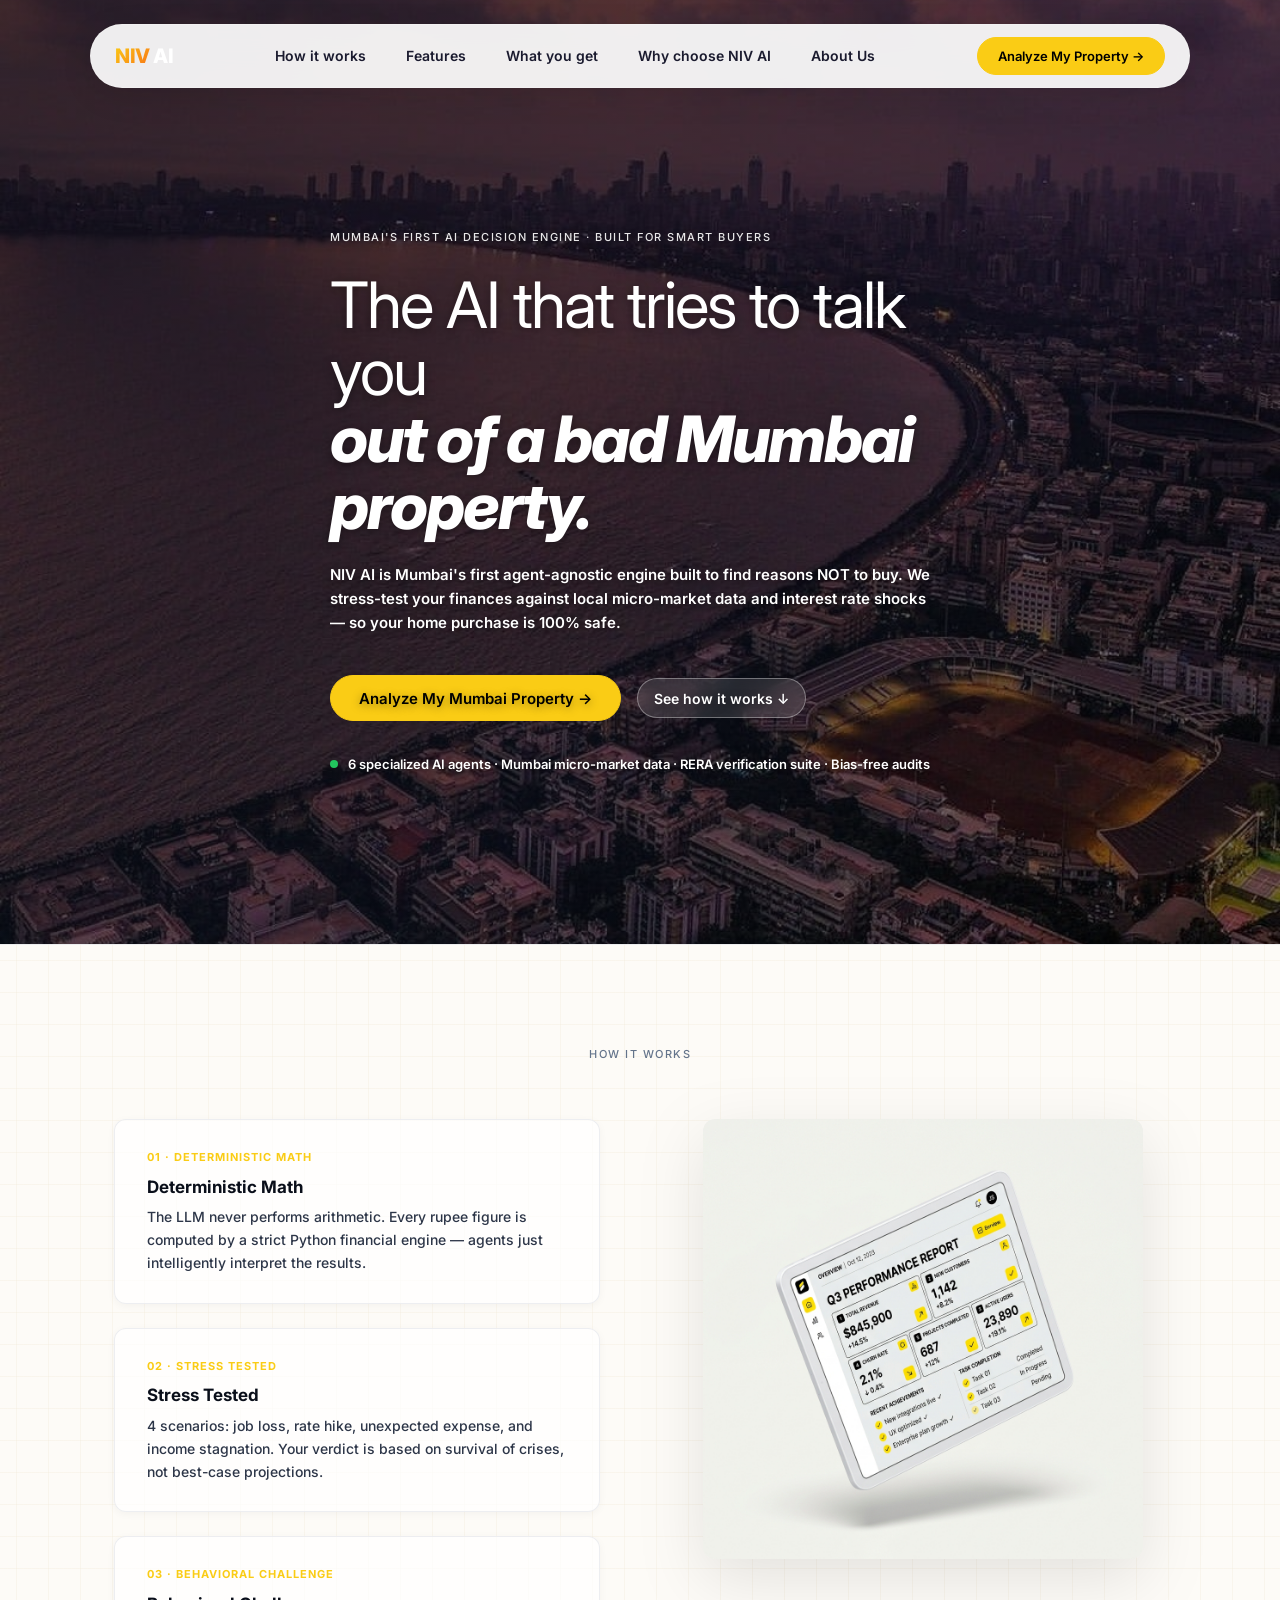
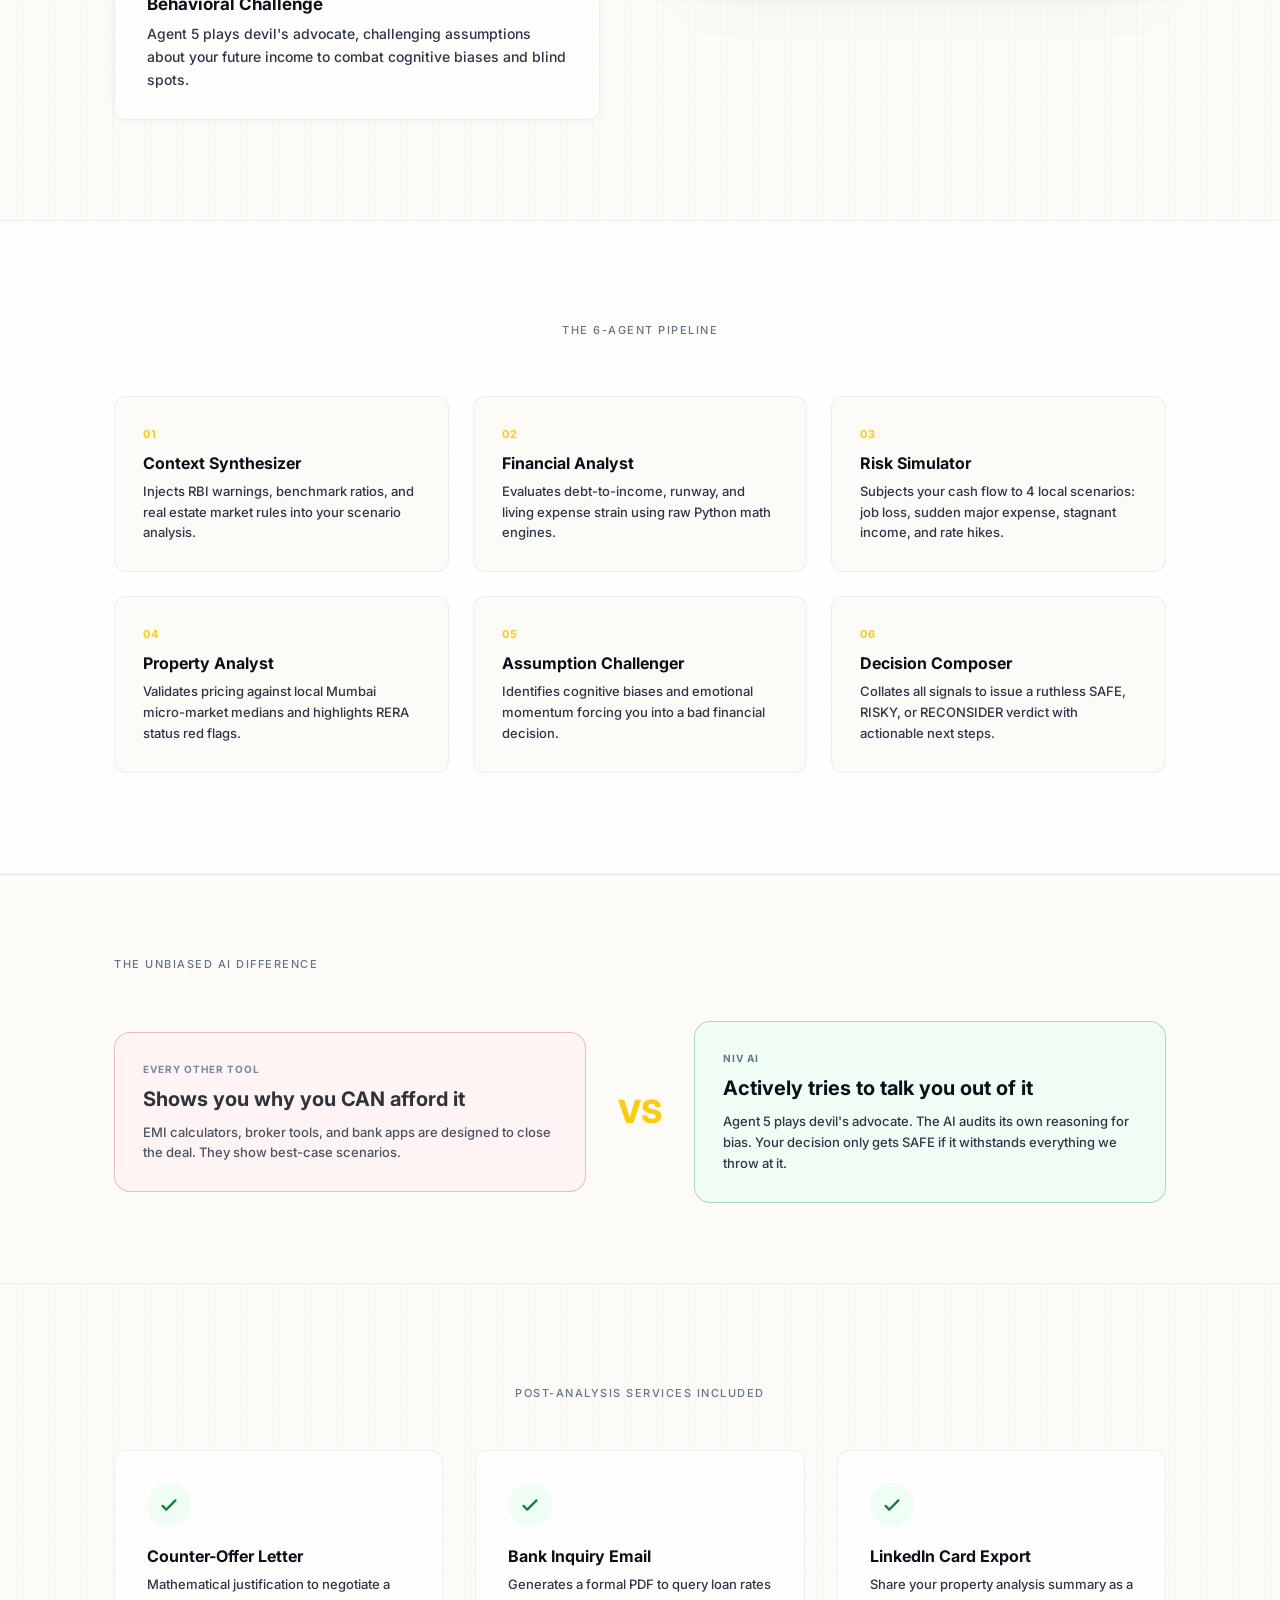
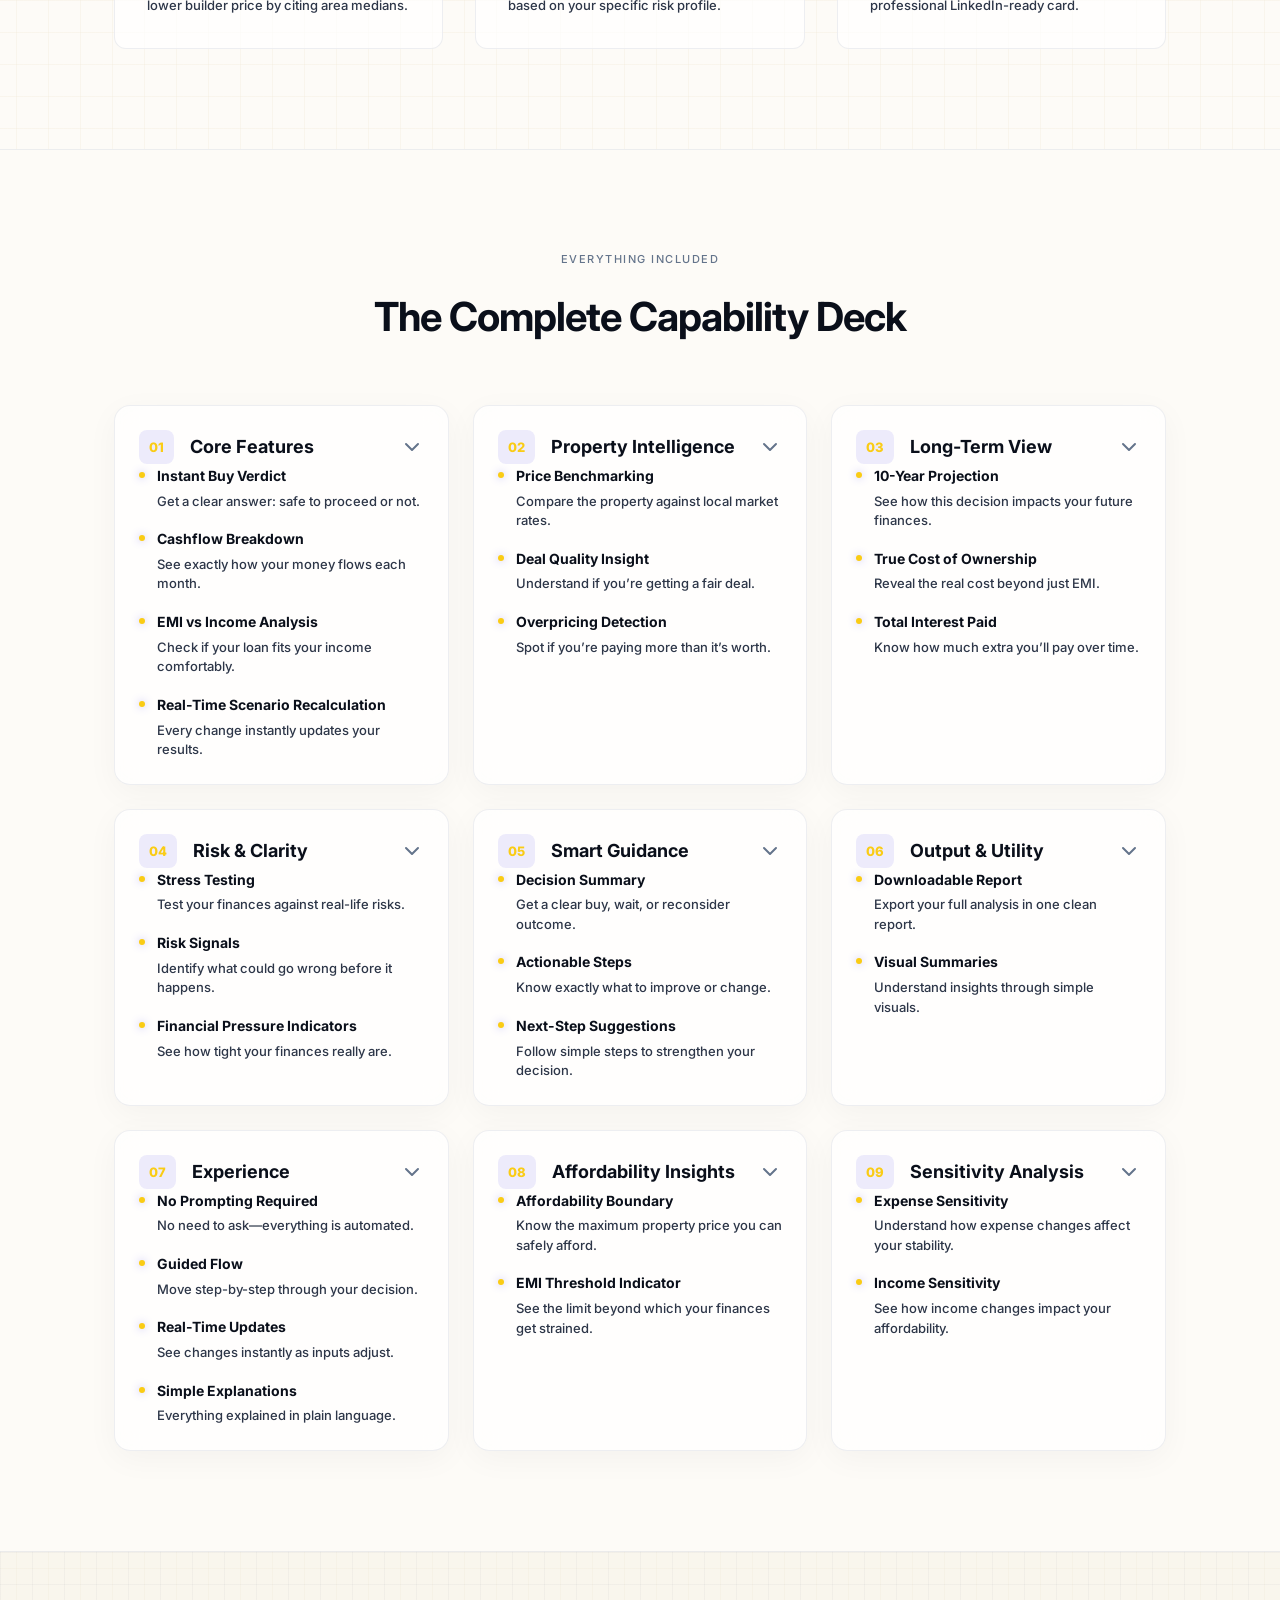
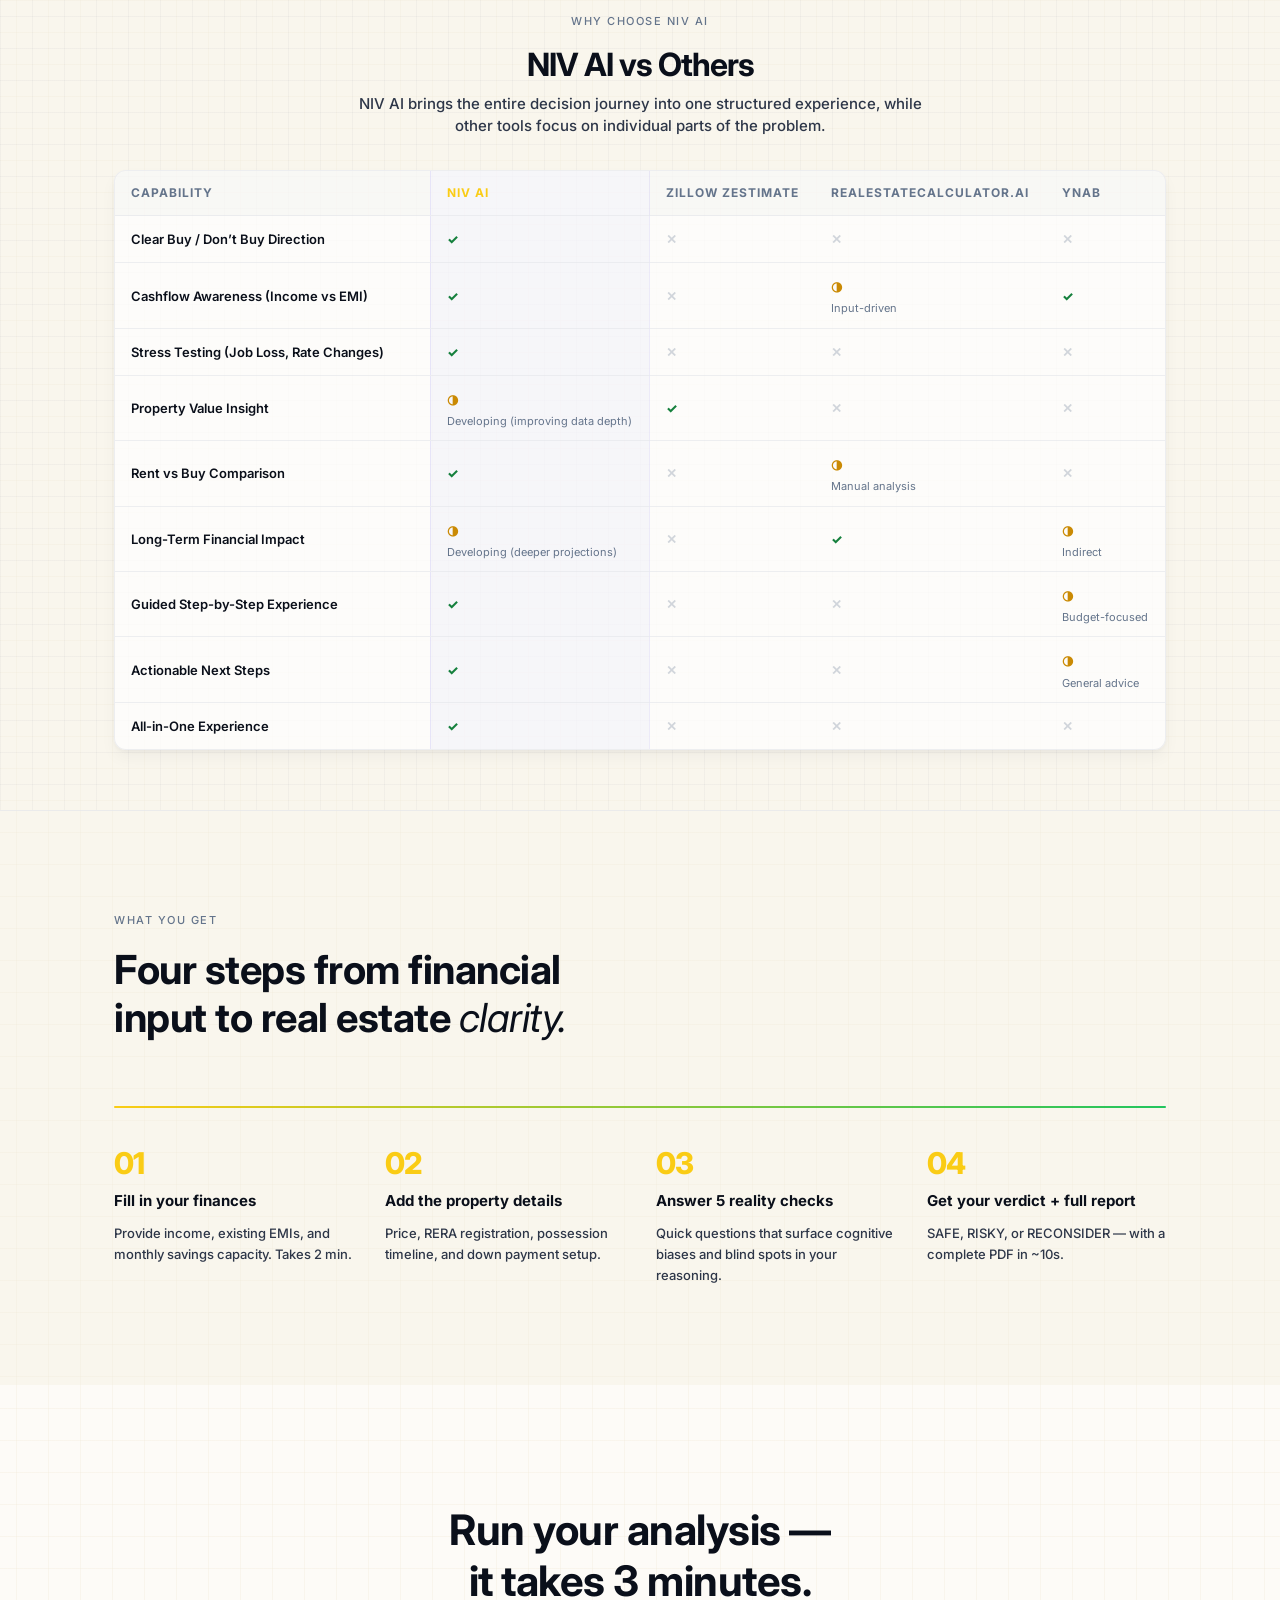
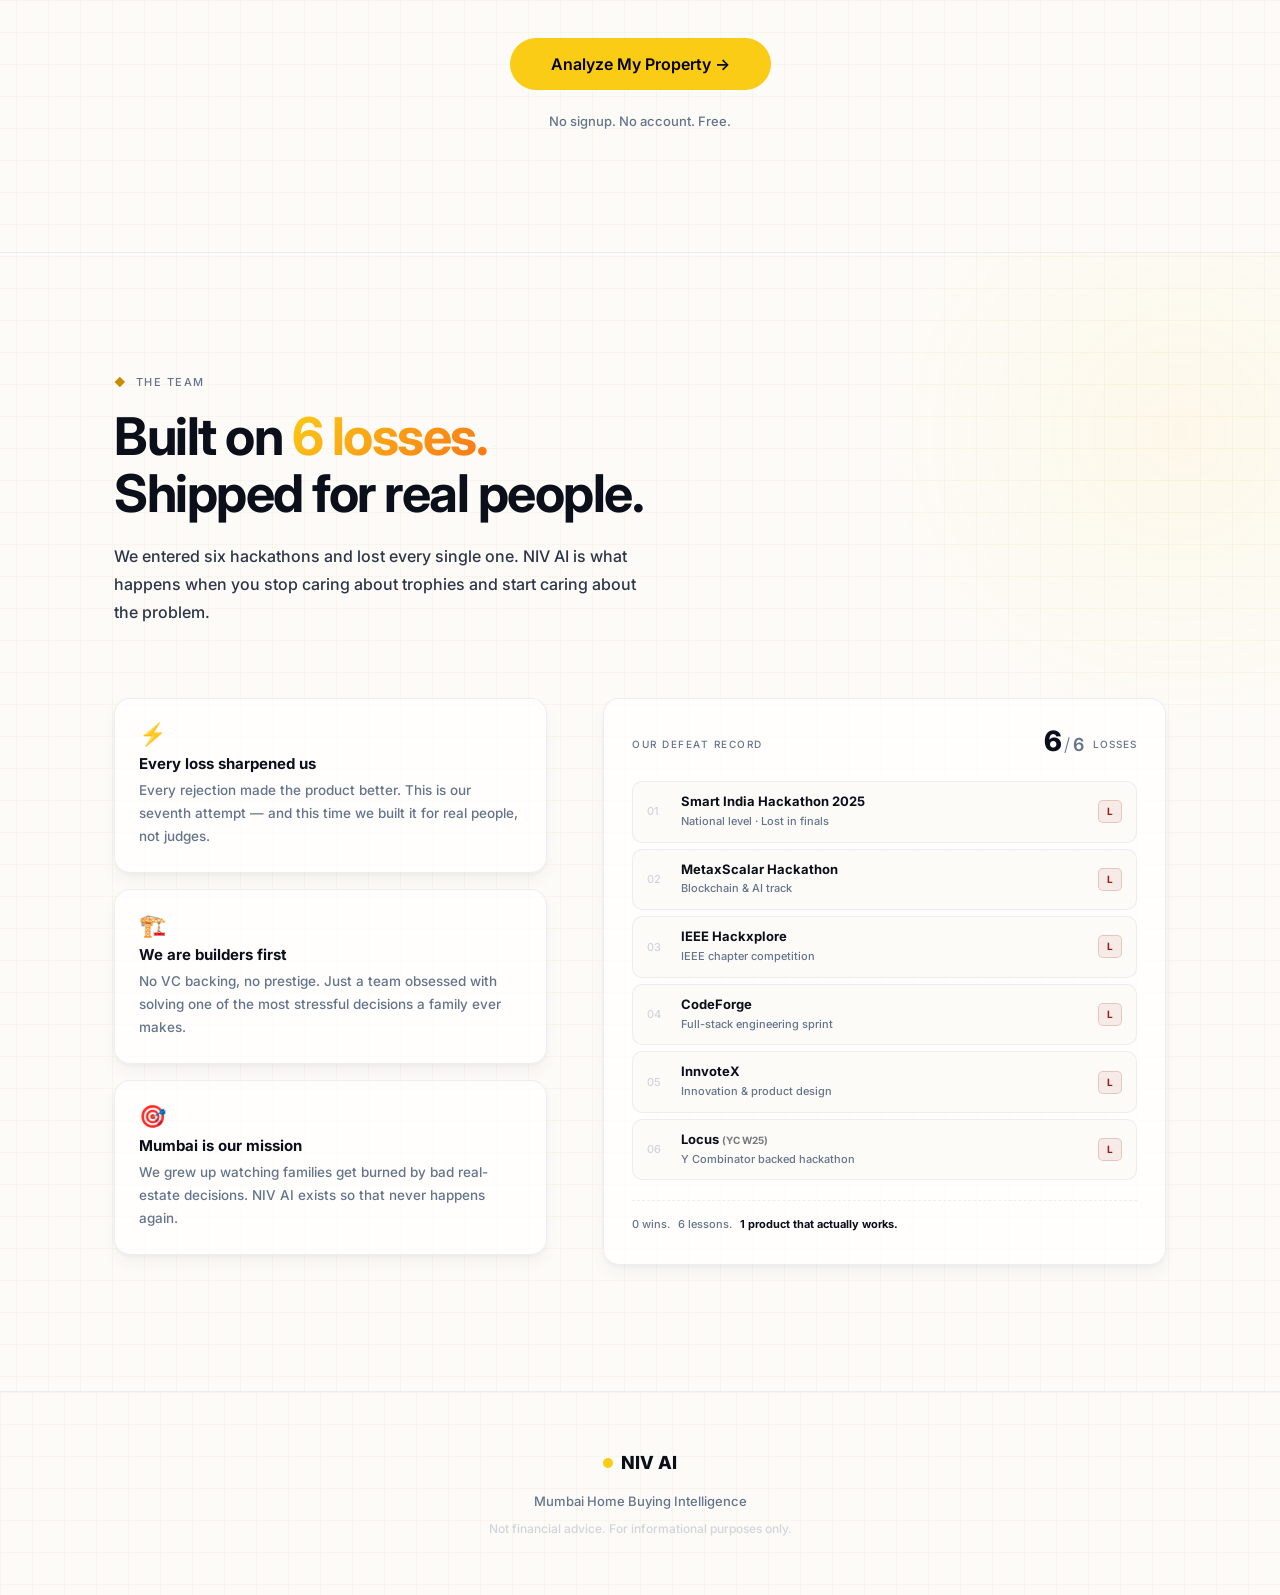
<file: frontend/index.html>
<!DOCTYPE html>
<html lang="en">

<head>
  <meta charset="UTF-8">
  <meta name="viewport" content="width=device-width, initial-scale=1.0">
  <title>NIV AI — Home Buying Decision Engine</title>
  <link rel="stylesheet" href="style.css">
</head>

<body>

  <!-- ─── NAV ─── -->
  <nav class="landing-nav">
    <div class="nav-inner container">
      <a href="/" class="nav-logo"><span class="nav-logo-niv">NIV</span> AI</a>
      <div class="nav-links">
        <a href="#how-it-works">How it works</a>
        <a href="#features">Features</a>
        <a href="#what-you-get">What you get</a>
        <a href="#compare">Why choose NIV AI</a>
        <a href="#about">About Us</a>
      </div>
      <a href="app.html" class="btn-primary nav-cta">Analyze My Property →</a>
      <button id="nav-toggle" class="nav-toggle" aria-label="Toggle navigation">
        <span></span><span></span><span></span>
      </button>
    </div>
    <div id="nav-mobile-menu">
      <div class="nav-mobile-inner container">
        <a href="#how-it-works" class="nav-mobile-link">How it works</a>
        <a href="#features" class="nav-mobile-link">Features</a>
        <a href="#what-you-get" class="nav-mobile-link">What you get</a>
        <a href="#compare" class="nav-mobile-link">Why choose NIV AI</a>
        <a href="app.html" class="btn-primary">Analyze My Property →</a>
      </div>
    </div>
  </nav>

  <!-- ─── HERO ─── -->
  <section class="hero-section">
    <div class="container hero-grid">

      <div class="hero-content">
        <p class="hero-label">MUMBAI'S FIRST AI DECISION ENGINE · BUILT FOR SMART BUYERS</p>
        <h1 class="hero-h1">
          <span class="hero-h1-line1">The AI that tries to talk you</span>
          <span class="hero-h1-line2">out of a bad Mumbai property.</span>
        </h1>
        <p class="landing-sub">
          NIV AI is Mumbai's first agent-agnostic engine built to find reasons NOT to buy. We stress-test your finances
          against local micro-market data and interest rate shocks — so your home purchase is 100% safe.
        </p>
        <div class="hero-ctas">
          <a href="app.html" class="btn-primary hero-btn">Analyze My Mumbai Property →</a>
          <a href="#how-it-works" class="btn-ghost">See how it works ↓</a>
        </div>
        <div class="hero-stats">
          <span class="live-dot"></span>
          6 specialized AI agents · Mumbai micro-market data · RERA verification suite · Bias-free audits
        </div>
      </div>
      <div class="hero-img-wrap">
        <span class="orb orb-1"></span>
        <span class="orb orb-2"></span>
        <img src="static.jpg" alt="NIV AI Dashboard" class="hero-img float-anim">
      </div>

    </div>
  </section>

  <!-- ─── FEATURES ─── -->
  <section id="how-it-works" class="features-section">
    <div class="container">
      <p class="features-label">HOW IT WORKS</p>
      <div class="features-grid">

        <div class="features-cards">
          <div class="feature-card" data-animate="slide-up">
            <p class="feature-number">01 · DETERMINISTIC MATH</p>
            <h3 class="feature-title">Deterministic Math</h3>
            <p class="feature-desc">The LLM never performs arithmetic. Every rupee figure is computed by a strict Python
              financial engine — agents just intelligently interpret the results.</p>
          </div>
          <div class="feature-card" data-animate="slide-up">
            <p class="feature-number">02 · STRESS TESTED</p>
            <h3 class="feature-title">Stress Tested</h3>
            <p class="feature-desc">4 scenarios: job loss, rate hike, unexpected expense, and income stagnation. Your
              verdict is based on survival of crises, not best-case projections.</p>
          </div>
          <div class="feature-card" data-animate="slide-up">
            <p class="feature-number">03 · BEHAVIORAL CHALLENGE</p>
            <h3 class="feature-title">Behavioral Challenge</h3>
            <p class="feature-desc">Agent 5 plays devil's advocate, challenging assumptions about your future income to
              combat cognitive biases and blind spots.</p>
          </div>
        </div>

        <div class="feature-tablet-wrap">
          <img src="tablet_img.png" alt="NIV AI Tablet View" class="feature-tablet">
        </div>

      </div>
    </div>
  </section>

  <!-- ─── AGENT GRID ─── -->
  <section id="agents" class="agents-section">
    <div class="container">
      <p class="agents-label">THE 6-AGENT PIPELINE</p>
      <div class="agents-grid">
        <div class="agent-card" data-animate="fade-in">
          <p class="agent-badge">01</p>
          <h4 class="agent-name">Context Synthesizer</h4>
          <p class="agent-desc">Injects RBI warnings, benchmark ratios, and real estate market rules into your scenario
            analysis.</p>
        </div>
        <div class="agent-card" data-animate="fade-in">
          <p class="agent-badge">02</p>
          <h4 class="agent-name">Financial Analyst</h4>
          <p class="agent-desc">Evaluates debt-to-income, runway, and living expense strain using raw Python math
            engines.</p>
        </div>
        <div class="agent-card" data-animate="fade-in">
          <p class="agent-badge">03</p>
          <h4 class="agent-name">Risk Simulator</h4>
          <p class="agent-desc">Subjects your cash flow to 4 local scenarios: job loss, sudden major expense, stagnant
            income, and rate hikes.</p>
        </div>
        <div class="agent-card" data-animate="fade-in">
          <p class="agent-badge">04</p>
          <h4 class="agent-name">Property Analyst</h4>
          <p class="agent-desc">Validates pricing against local Mumbai micro-market medians and highlights RERA status
            red flags.</p>
        </div>
        <div class="agent-card" data-animate="fade-in">
          <p class="agent-badge">05</p>
          <h4 class="agent-name">Assumption Challenger</h4>
          <p class="agent-desc">Identifies cognitive biases and emotional momentum forcing you into a bad financial
            decision.</p>
        </div>
        <div class="agent-card" data-animate="fade-in">
          <p class="agent-badge">06</p>
          <h4 class="agent-name">Decision Composer</h4>
          <p class="agent-desc">Collates all signals to issue a ruthless SAFE, RISKY, or RECONSIDER verdict with
            actionable next steps.</p>
        </div>
      </div>
    </div>
  </section>

  <!-- ─── BIAS VS SECTION ─── -->
  <section class="bias-section">
    <div class="container">
      <p class="section-label">THE UNBIASED AI DIFFERENCE</p>
      <div class="bias-grid">
        <div class="bias-card bias-bad">
          <div class="bias-card-label">Every other tool</div>
          <div class="bias-card-title">Shows you why you CAN afford it</div>
          <p class="bias-card-desc">EMI calculators, broker tools, and bank apps
            are designed to close the deal. They show best-case scenarios.</p>
        </div>
        <div class="bias-divider">VS</div>
        <div class="bias-card bias-good">
          <div class="bias-card-label">NIV AI</div>
          <div class="bias-card-title">Actively tries to talk you out of it</div>
          <p class="bias-card-desc">Agent 5 plays devil's advocate. The AI audits
            its own reasoning for bias. Your decision only gets SAFE if it
            withstands everything we throw at it.</p>
        </div>
      </div>
    </div>
  </section>

  <!-- ─── SERVICES ─── -->
  <section class="services-section">
    <div class="container">
      <p class="services-label">POST-ANALYSIS SERVICES INCLUDED</p>
      <div class="services-grid">

        <div class="service-item">
          <div class="service-check-wrap">
            <svg class="draw-check" viewBox="0 0 24 24" aria-hidden="true">
              <path d="M5 13l4 4L19 7" />
            </svg>
          </div>
          <div>
            <p class="service-name">Counter-Offer Letter</p>
            <p class="service-desc">Mathematical justification to negotiate a lower builder price by citing area
              medians.</p>
          </div>
        </div>

        <div class="service-item">
          <div class="service-check-wrap">
            <svg class="draw-check" viewBox="0 0 24 24" aria-hidden="true">
              <path d="M5 13l4 4L19 7" />
            </svg>
          </div>
          <div>
            <p class="service-name">Bank Inquiry Email</p>
            <p class="service-desc">Generates a formal PDF to query loan rates based on your specific risk profile.</p>
          </div>
        </div>

        <div class="service-item">
          <div class="service-check-wrap">
            <svg class="draw-check" viewBox="0 0 24 24" aria-hidden="true">
              <path d="M5 13l4 4L19 7" />
            </svg>
          </div>
          <div>
            <p class="service-name">LinkedIn Card Export</p>
            <p class="service-desc">Share your property analysis summary as a professional LinkedIn-ready card.</p>
          </div>
        </div>

      </div>
    </div>
  </section>

  <!-- ─── COMPLETE FEATURES DECK ─── -->
  <section class="deck-section" id="features">
    <div class="container">
      <p class="deck-label">EVERYTHING INCLUDED</p>
      <h2 class="deck-title">The Complete Capability Deck</h2>
      <div class="poke-grid">

        <!-- Card 1 -->
        <div class="poke-card" onclick="openPokeModal(this)">
          <div class="poke-card-header">
            <span class="poke-num">01</span>
            <h3 class="poke-title">Core Features</h3>
            <svg class="poke-icon" viewBox="0 0 24 24" fill="none" stroke="currentColor" stroke-width="2"
              stroke-linecap="round" stroke-linejoin="round">
              <polyline points="6 9 12 15 18 9"></polyline>
            </svg>
          </div>
          <div class="poke-card-body">
            <ul class="poke-list">
              <li class="poke-li">
                <div class="poke-li-dot"></div>
                <div class="poke-li-text">
                  <div class="poke-li-title">Instant Buy Verdict</div>
                  <div class="poke-li-desc">Get a clear answer: safe to proceed or not.</div>
                </div>
              </li>
              <li class="poke-li">
                <div class="poke-li-dot"></div>
                <div class="poke-li-text">
                  <div class="poke-li-title">Cashflow Breakdown</div>
                  <div class="poke-li-desc">See exactly how your money flows each month.</div>
                </div>
              </li>
              <li class="poke-li">
                <div class="poke-li-dot"></div>
                <div class="poke-li-text">
                  <div class="poke-li-title">EMI vs Income Analysis</div>
                  <div class="poke-li-desc">Check if your loan fits your income comfortably.</div>
                </div>
              </li>
              <li class="poke-li">
                <div class="poke-li-dot"></div>
                <div class="poke-li-text">
                  <div class="poke-li-title">Real-Time Scenario Recalculation</div>
                  <div class="poke-li-desc">Every change instantly updates your results.</div>
                </div>
              </li>
            </ul>
          </div>
        </div>

        <!-- Card 2 -->
        <div class="poke-card" onclick="openPokeModal(this)">
          <div class="poke-card-header">
            <span class="poke-num">02</span>
            <h3 class="poke-title">Property Intelligence</h3>
            <svg class="poke-icon" viewBox="0 0 24 24" fill="none" stroke="currentColor" stroke-width="2"
              stroke-linecap="round" stroke-linejoin="round">
              <polyline points="6 9 12 15 18 9"></polyline>
            </svg>
          </div>
          <div class="poke-card-body">
            <ul class="poke-list">
              <li class="poke-li">
                <div class="poke-li-dot"></div>
                <div class="poke-li-text">
                  <div class="poke-li-title">Price Benchmarking</div>
                  <div class="poke-li-desc">Compare the property against local market rates.</div>
                </div>
              </li>
              <li class="poke-li">
                <div class="poke-li-dot"></div>
                <div class="poke-li-text">
                  <div class="poke-li-title">Deal Quality Insight</div>
                  <div class="poke-li-desc">Understand if you’re getting a fair deal.</div>
                </div>
              </li>
              <li class="poke-li">
                <div class="poke-li-dot"></div>
                <div class="poke-li-text">
                  <div class="poke-li-title">Overpricing Detection</div>
                  <div class="poke-li-desc">Spot if you’re paying more than it’s worth.</div>
                </div>
              </li>
            </ul>
          </div>
        </div>

        <!-- Card 3 -->
        <div class="poke-card" onclick="openPokeModal(this)">
          <div class="poke-card-header">
            <span class="poke-num">03</span>
            <h3 class="poke-title">Long-Term View</h3>
            <svg class="poke-icon" viewBox="0 0 24 24" fill="none" stroke="currentColor" stroke-width="2"
              stroke-linecap="round" stroke-linejoin="round">
              <polyline points="6 9 12 15 18 9"></polyline>
            </svg>
          </div>
          <div class="poke-card-body">
            <ul class="poke-list">
              <li class="poke-li">
                <div class="poke-li-dot"></div>
                <div class="poke-li-text">
                  <div class="poke-li-title">10-Year Projection</div>
                  <div class="poke-li-desc">See how this decision impacts your future finances.</div>
                </div>
              </li>
              <li class="poke-li">
                <div class="poke-li-dot"></div>
                <div class="poke-li-text">
                  <div class="poke-li-title">True Cost of Ownership</div>
                  <div class="poke-li-desc">Reveal the real cost beyond just EMI.</div>
                </div>
              </li>
              <li class="poke-li">
                <div class="poke-li-dot"></div>
                <div class="poke-li-text">
                  <div class="poke-li-title">Total Interest Paid</div>
                  <div class="poke-li-desc">Know how much extra you’ll pay over time.</div>
                </div>
              </li>
            </ul>
          </div>
        </div>

        <!-- Card 4 -->
        <div class="poke-card" onclick="openPokeModal(this)">
          <div class="poke-card-header">
            <span class="poke-num">04</span>
            <h3 class="poke-title">Risk & Clarity</h3>
            <svg class="poke-icon" viewBox="0 0 24 24" fill="none" stroke="currentColor" stroke-width="2"
              stroke-linecap="round" stroke-linejoin="round">
              <polyline points="6 9 12 15 18 9"></polyline>
            </svg>
          </div>
          <div class="poke-card-body">
            <ul class="poke-list">
              <li class="poke-li">
                <div class="poke-li-dot"></div>
                <div class="poke-li-text">
                  <div class="poke-li-title">Stress Testing</div>
                  <div class="poke-li-desc">Test your finances against real-life risks.</div>
                </div>
              </li>
              <li class="poke-li">
                <div class="poke-li-dot"></div>
                <div class="poke-li-text">
                  <div class="poke-li-title">Risk Signals</div>
                  <div class="poke-li-desc">Identify what could go wrong before it happens.</div>
                </div>
              </li>
              <li class="poke-li">
                <div class="poke-li-dot"></div>
                <div class="poke-li-text">
                  <div class="poke-li-title">Financial Pressure Indicators</div>
                  <div class="poke-li-desc">See how tight your finances really are.</div>
                </div>
              </li>
            </ul>
          </div>
        </div>

        <!-- Card 5 -->
        <div class="poke-card" onclick="openPokeModal(this)">
          <div class="poke-card-header">
            <span class="poke-num">05</span>
            <h3 class="poke-title">Smart Guidance</h3>
            <svg class="poke-icon" viewBox="0 0 24 24" fill="none" stroke="currentColor" stroke-width="2"
              stroke-linecap="round" stroke-linejoin="round">
              <polyline points="6 9 12 15 18 9"></polyline>
            </svg>
          </div>
          <div class="poke-card-body">
            <ul class="poke-list">
              <li class="poke-li">
                <div class="poke-li-dot"></div>
                <div class="poke-li-text">
                  <div class="poke-li-title">Decision Summary</div>
                  <div class="poke-li-desc">Get a clear buy, wait, or reconsider outcome.</div>
                </div>
              </li>
              <li class="poke-li">
                <div class="poke-li-dot"></div>
                <div class="poke-li-text">
                  <div class="poke-li-title">Actionable Steps</div>
                  <div class="poke-li-desc">Know exactly what to improve or change.</div>
                </div>
              </li>
              <li class="poke-li">
                <div class="poke-li-dot"></div>
                <div class="poke-li-text">
                  <div class="poke-li-title">Next-Step Suggestions</div>
                  <div class="poke-li-desc">Follow simple steps to strengthen your decision.</div>
                </div>
              </li>
            </ul>
          </div>
        </div>

        <!-- Card 6 -->
        <div class="poke-card" onclick="openPokeModal(this)">
          <div class="poke-card-header">
            <span class="poke-num">06</span>
            <h3 class="poke-title">Output & Utility</h3>
            <svg class="poke-icon" viewBox="0 0 24 24" fill="none" stroke="currentColor" stroke-width="2"
              stroke-linecap="round" stroke-linejoin="round">
              <polyline points="6 9 12 15 18 9"></polyline>
            </svg>
          </div>
          <div class="poke-card-body">
            <ul class="poke-list">
              <li class="poke-li">
                <div class="poke-li-dot"></div>
                <div class="poke-li-text">
                  <div class="poke-li-title">Downloadable Report</div>
                  <div class="poke-li-desc">Export your full analysis in one clean report.</div>
                </div>
              </li>
              <li class="poke-li">
                <div class="poke-li-dot"></div>
                <div class="poke-li-text">
                  <div class="poke-li-title">Visual Summaries</div>
                  <div class="poke-li-desc">Understand insights through simple visuals.</div>
                </div>
              </li>
            </ul>
          </div>
        </div>

        <!-- Card 7 -->
        <div class="poke-card" onclick="openPokeModal(this)">
          <div class="poke-card-header">
            <span class="poke-num">07</span>
            <h3 class="poke-title">Experience</h3>
            <svg class="poke-icon" viewBox="0 0 24 24" fill="none" stroke="currentColor" stroke-width="2"
              stroke-linecap="round" stroke-linejoin="round">
              <polyline points="6 9 12 15 18 9"></polyline>
            </svg>
          </div>
          <div class="poke-card-body">
            <ul class="poke-list">
              <li class="poke-li">
                <div class="poke-li-dot"></div>
                <div class="poke-li-text">
                  <div class="poke-li-title">No Prompting Required</div>
                  <div class="poke-li-desc">No need to ask—everything is automated.</div>
                </div>
              </li>
              <li class="poke-li">
                <div class="poke-li-dot"></div>
                <div class="poke-li-text">
                  <div class="poke-li-title">Guided Flow</div>
                  <div class="poke-li-desc">Move step-by-step through your decision.</div>
                </div>
              </li>
              <li class="poke-li">
                <div class="poke-li-dot"></div>
                <div class="poke-li-text">
                  <div class="poke-li-title">Real-Time Updates</div>
                  <div class="poke-li-desc">See changes instantly as inputs adjust.</div>
                </div>
              </li>
              <li class="poke-li">
                <div class="poke-li-dot"></div>
                <div class="poke-li-text">
                  <div class="poke-li-title">Simple Explanations</div>
                  <div class="poke-li-desc">Everything explained in plain language.</div>
                </div>
              </li>
            </ul>
          </div>
        </div>

        <!-- Card 8 -->
        <div class="poke-card" onclick="openPokeModal(this)">
          <div class="poke-card-header">
            <span class="poke-num">08</span>
            <h3 class="poke-title">Affordability Insights</h3>
            <svg class="poke-icon" viewBox="0 0 24 24" fill="none" stroke="currentColor" stroke-width="2"
              stroke-linecap="round" stroke-linejoin="round">
              <polyline points="6 9 12 15 18 9"></polyline>
            </svg>
          </div>
          <div class="poke-card-body">
            <ul class="poke-list">
              <li class="poke-li">
                <div class="poke-li-dot"></div>
                <div class="poke-li-text">
                  <div class="poke-li-title">Affordability Boundary</div>
                  <div class="poke-li-desc">Know the maximum property price you can safely afford.</div>
                </div>
              </li>
              <li class="poke-li">
                <div class="poke-li-dot"></div>
                <div class="poke-li-text">
                  <div class="poke-li-title">EMI Threshold Indicator</div>
                  <div class="poke-li-desc">See the limit beyond which your finances get strained.</div>
                </div>
              </li>
            </ul>
          </div>
        </div>

        <!-- Card 9 -->
        <div class="poke-card" onclick="openPokeModal(this)">
          <div class="poke-card-header">
            <span class="poke-num">09</span>
            <h3 class="poke-title">Sensitivity Analysis</h3>
            <svg class="poke-icon" viewBox="0 0 24 24" fill="none" stroke="currentColor" stroke-width="2"
              stroke-linecap="round" stroke-linejoin="round">
              <polyline points="6 9 12 15 18 9"></polyline>
            </svg>
          </div>
          <div class="poke-card-body">
            <ul class="poke-list">
              <li class="poke-li">
                <div class="poke-li-dot"></div>
                <div class="poke-li-text">
                  <div class="poke-li-title">Expense Sensitivity</div>
                  <div class="poke-li-desc">Understand how expense changes affect your stability.</div>
                </div>
              </li>
              <li class="poke-li">
                <div class="poke-li-dot"></div>
                <div class="poke-li-text">
                  <div class="poke-li-title">Income Sensitivity</div>
                  <div class="poke-li-desc">See how income changes impact your affordability.</div>
                </div>
              </li>
            </ul>
          </div>
        </div>

      </div>
    </div>
    </div>
  </section>

  <!-- ─── WHY CHOOSE NIV AI ─── -->
  <section class="compare-section" id="compare">
    <div class="container">
      <p class="compare-label">WHY CHOOSE NIV AI</p>
      <h2 class="compare-title">NIV AI vs Others</h2>
      <p class="compare-sub">NIV AI brings the entire decision journey into one structured experience, while other tools
        focus on individual parts of the problem.</p>

      <div class="compare-table-wrap" data-animate="slide-up">
        <table class="compare-table">
          <thead>
            <tr>
              <th>Capability</th>
              <th class="col-niv">NIV AI</th>
              <th>Zillow Zestimate</th>
              <th>RealEstateCalculator.ai</th>
              <th>YNAB</th>
            </tr>
          </thead>
          <tbody>
            <tr>
              <td>Clear Buy / Don’t Buy Direction</td>
              <td class="col-niv"><span class="icon-yes">✓</span></td>
              <td><span class="icon-no">✕</span></td>
              <td><span class="icon-no">✕</span></td>
              <td><span class="icon-no">✕</span></td>
            </tr>
            <tr>
              <td>Cashflow Awareness (Income vs EMI)</td>
              <td class="col-niv"><span class="icon-yes">✓</span></td>
              <td><span class="icon-no">✕</span></td>
              <td><span class="icon-partial">◑</span><span class="td-sub">Input-driven</span></td>
              <td><span class="icon-yes">✓</span></td>
            </tr>
            <tr>
              <td>Stress Testing (Job Loss, Rate Changes)</td>
              <td class="col-niv"><span class="icon-yes">✓</span></td>
              <td><span class="icon-no">✕</span></td>
              <td><span class="icon-no">✕</span></td>
              <td><span class="icon-no">✕</span></td>
            </tr>
            <tr>
              <td>Property Value Insight</td>
              <td class="col-niv"><span class="icon-partial">◑</span><span class="td-sub">Developing (improving data
                  depth)</span></td>
              <td><span class="icon-yes">✓</span></td>
              <td><span class="icon-no">✕</span></td>
              <td><span class="icon-no">✕</span></td>
            </tr>
            <tr>
              <td>Rent vs Buy Comparison</td>
              <td class="col-niv"><span class="icon-yes">✓</span></td>
              <td><span class="icon-no">✕</span></td>
              <td><span class="icon-partial">◑</span><span class="td-sub">Manual analysis</span></td>
              <td><span class="icon-no">✕</span></td>
            </tr>
            <tr>
              <td>Long-Term Financial Impact</td>
              <td class="col-niv"><span class="icon-partial">◑</span><span class="td-sub">Developing (deeper
                  projections)</span></td>
              <td><span class="icon-no">✕</span></td>
              <td><span class="icon-yes">✓</span></td>
              <td><span class="icon-partial">◑</span><span class="td-sub">Indirect</span></td>
            </tr>
            <tr>
              <td>Guided Step-by-Step Experience</td>
              <td class="col-niv"><span class="icon-yes">✓</span></td>
              <td><span class="icon-no">✕</span></td>
              <td><span class="icon-no">✕</span></td>
              <td><span class="icon-partial">◑</span><span class="td-sub">Budget-focused</span></td>
            </tr>
            <tr>
              <td>Actionable Next Steps</td>
              <td class="col-niv"><span class="icon-yes">✓</span></td>
              <td><span class="icon-no">✕</span></td>
              <td><span class="icon-no">✕</span></td>
              <td><span class="icon-partial">◑</span><span class="td-sub">General advice</span></td>
            </tr>
            <tr>
              <td>All-in-One Experience</td>
              <td class="col-niv"><span class="icon-yes">✓</span></td>
              <td><span class="icon-no">✕</span></td>
              <td><span class="icon-no">✕</span></td>
              <td><span class="icon-no">✕</span></td>
            </tr>
          </tbody>
        </table>
      </div>
    </div>
  </section>

  <!-- ─── TIMELINE ─── -->
  <section id="what-you-get" class="timeline-section">
    <div class="container">
      <p class="timeline-label">WHAT YOU GET</p>
      <h2 class="timeline-h2">Four steps from financial<br>input to real estate <em>clarity.</em></h2>
      <div class="timeline-line-wrap">
        <div id="timeline-line"></div>
      </div>
      <div class="tl-steps">
        <div class="tl-step">
          <span class="tl-num">01</span>
          <p class="tl-name">Fill in your finances</p>
          <p class="tl-detail">Provide income, existing EMIs, and monthly savings capacity. Takes 2 min.</p>
        </div>
        <div class="tl-step">
          <span class="tl-num">02</span>
          <p class="tl-name">Add the property details</p>
          <p class="tl-detail">Price, RERA registration, possession timeline, and down payment setup.</p>
        </div>
        <div class="tl-step">
          <span class="tl-num">03</span>
          <p class="tl-name">Answer 5 reality checks</p>
          <p class="tl-detail">Quick questions that surface cognitive biases and blind spots in your reasoning.</p>
        </div>
        <div class="tl-step">
          <span class="tl-num">04</span>
          <p class="tl-name">Get your verdict + full report</p>
          <p class="tl-detail">SAFE, RISKY, or RECONSIDER — with a complete PDF in ~10s.</p>
        </div>
      </div>
    </div>
  </section>

  <!-- ─── CTA ─── -->
  <section class="cta-section">
    <div class="container">
      <h2 class="cta-h2">Run your analysis —<br>it takes 3 minutes.</h2>
      <a href="app.html" class="btn-primary cta-btn">Analyze My Property →</a>
      <p class="cta-sub">No signup. No account. Free.</p>
    </div>
  </section>

  <!-- ─── ABOUT US ─── -->
  <section class="about-section" id="about">
    <div class="container">
      <div class="about-header" data-animate="fade-in">
        <p class="section-label"><span>◆</span> THE TEAM</p>
        <h2 class="about-h2">Built on <span class="about-h2-accent">6 losses.</span><br>Shipped for real people.</h2>
        <p class="about-hero-sub">We entered six hackathons and lost every single one. NIV AI is what happens when you stop caring about trophies and start caring about the problem.</p>
      </div>

      <div class="about-grid">
        <div class="about-left" data-animate="slide-up">
          <div class="about-story-card">
            <div class="about-story-icon">⚡</div>
            <h3 class="about-story-title">Every loss sharpened us</h3>
            <p class="about-story-text">Every rejection made the product better. This is our seventh attempt — and this time we built it for real people, not judges.</p>
          </div>
          <div class="about-story-card" style="transition-delay:0.1s">
            <div class="about-story-icon">🏗️</div>
            <h3 class="about-story-title">We are builders first</h3>
            <p class="about-story-text">No VC backing, no prestige. Just a team obsessed with solving one of the most stressful decisions a family ever makes.</p>
          </div>
          <div class="about-story-card" style="transition-delay:0.2s">
            <div class="about-story-icon">🎯</div>
            <h3 class="about-story-title">Mumbai is our mission</h3>
            <p class="about-story-text">We grew up watching families get burned by bad real-estate decisions. NIV AI exists so that never happens again.</p>
          </div>
        </div>

        <div class="about-right" data-animate="slide-up" style="transition-delay:0.15s">
          <div class="about-losses-card">
            <div class="about-losses-header">
              <p class="about-losses-label">OUR DEFEAT RECORD</p>
              <div class="about-losses-score">
                <span class="about-score-num">6</span><span class="about-score-sep">/</span><span class="about-score-denom">6</span>
                <span class="about-score-tag">losses</span>
              </div>
            </div>
            <div class="about-losses">
              <div class="about-loss-row">
                <span class="about-loss-num">01</span>
                <div class="about-loss-info">
                  <div class="about-loss-name">Smart India Hackathon 2025</div>
                  <div class="about-loss-note">National level · Lost in finals</div>
                </div>
                <span class="about-loss-badge">L</span>
              </div>
              <div class="about-loss-row">
                <span class="about-loss-num">02</span>
                <div class="about-loss-info">
                  <div class="about-loss-name">MetaxScalar Hackathon</div>
                  <div class="about-loss-note">Blockchain & AI track</div>
                </div>
                <span class="about-loss-badge">L</span>
              </div>
              <div class="about-loss-row">
                <span class="about-loss-num">03</span>
                <div class="about-loss-info">
                  <div class="about-loss-name">IEEE Hackxplore</div>
                  <div class="about-loss-note">IEEE chapter competition</div>
                </div>
                <span class="about-loss-badge">L</span>
              </div>
              <div class="about-loss-row">
                <span class="about-loss-num">04</span>
                <div class="about-loss-info">
                  <div class="about-loss-name">CodeForge</div>
                  <div class="about-loss-note">Full-stack engineering sprint</div>
                </div>
                <span class="about-loss-badge">L</span>
              </div>
              <div class="about-loss-row">
                <span class="about-loss-num">05</span>
                <div class="about-loss-info">
                  <div class="about-loss-name">InnvoteX</div>
                  <div class="about-loss-note">Innovation & product design</div>
                </div>
                <span class="about-loss-badge">L</span>
              </div>
              <div class="about-loss-row">
                <span class="about-loss-num">06</span>
                <div class="about-loss-info">
                  <div class="about-loss-name">Locus <span class="about-loss-yc">(YC W25)</span></div>
                  <div class="about-loss-note">Y Combinator backed hackathon</div>
                </div>
                <span class="about-loss-badge">L</span>
              </div>
            </div>
            <div class="about-wins-note">
              <span class="about-wins-zero">0 wins.</span>
              <span class="about-wins-lessons">6 lessons.</span>
              <span class="about-wins-product">1 product that actually works.</span>
            </div>
          </div>
        </div>
      </div>
    </div>
  </section>

  <!-- ─── FOOTER ─── -->
  <footer class="landing-footer">
    <div class="container footer-inner">
      <div class="footer-logo">
        <span class="footer-logo-dot"></span>
        NIV AI
      </div>
      <p class="footer-sub">Mumbai Home Buying Intelligence</p>
      <p class="footer-legal">Not financial advice. For informational purposes only.</p>
    </div>
  </footer>

  <!-- ─── POKE MODAL OVERLAY ─── -->
  <div class="poke-modal-overlay" id="poke-modal-overlay" onclick="closePokeModal()">
    <div class="poke-modal-content" id="poke-modal-content" onclick="event.stopPropagation()">
      <button class="poke-modal-close" onclick="closePokeModal()">
        <svg width="20" height="20" viewBox="0 0 24 24" fill="none" stroke="currentColor" stroke-width="2"
          stroke-linecap="round" stroke-linejoin="round">
          <line x1="18" y1="6" x2="6" y2="18"></line>
          <line x1="6" y1="6" x2="18" y2="18"></line>
        </svg>
      </button>
      <div id="poke-modal-inner"></div>
    </div>
  </div>

  <button id="scrollTopBtn" title="Go to top">↑ Top</button>

  <script>
    // Scroll to Top logic
    const scrollTopBtn = document.getElementById("scrollTopBtn");
    window.addEventListener('scroll', () => {
      if (document.body.scrollTop > 400 || document.documentElement.scrollTop > 400) {
        scrollTopBtn.style.display = "block";
      } else {
        scrollTopBtn.style.display = "none";
      }
    });
    scrollTopBtn.addEventListener('click', () => {
      window.scrollTo({ top: 0, behavior: 'smooth' });
    });

    // Animate [data-animate] elements on scroll
    const animObserver = new IntersectionObserver((entries) => {
      entries.forEach(entry => {
        if (entry.isIntersecting) {
          entry.target.classList.add('visible');
          animObserver.unobserve(entry.target);
        }
      });
    }, { threshold: 0.15 });

    document.querySelectorAll('[data-animate]').forEach(el => animObserver.observe(el));

    // Animate timeline line width 0 → 100%
    const timelineLine = document.getElementById('timeline-line');
    if (timelineLine) {
      const lineObserver = new IntersectionObserver((entries) => {
        entries.forEach(entry => {
          if (entry.isIntersecting) {
            timelineLine.style.width = '100%';
            lineObserver.unobserve(entry.target);
          }
        });
      }, { threshold: 0.3 });
      lineObserver.observe(timelineLine.parentElement);
    }

    // Draw SVG checkmarks via stroke-dashoffset
    const checkObserver = new IntersectionObserver((entries) => {
      entries.forEach(entry => {
        if (entry.isIntersecting) {
          entry.target.classList.add('visible');
          checkObserver.unobserve(entry.target);
        }
      });
    }, { threshold: 0.5 });

    document.querySelectorAll('.draw-check').forEach(el => checkObserver.observe(el));

    // About section — story cards & loss rows slide in on scroll
    const aboutObserver = new IntersectionObserver((entries) => {
      entries.forEach(entry => {
        if (entry.isIntersecting) {
          entry.target.classList.add('visible');
          aboutObserver.unobserve(entry.target);
        }
      });
    }, { threshold: 0.1 });

    document.querySelectorAll('.about-story-card, .about-loss-row').forEach(el => aboutObserver.observe(el));

    // Mobile nav toggle with height animation
    const navToggle = document.getElementById('nav-toggle');
    const navMobileMenu = document.getElementById('nav-mobile-menu');
    if (navToggle && navMobileMenu) {
      navToggle.addEventListener('click', () => {
        navMobileMenu.classList.toggle('open');
      });
      // Close menu when a link is tapped
      navMobileMenu.querySelectorAll('a').forEach(link => {
        link.addEventListener('click', () => navMobileMenu.classList.remove('open'));
      });
    }

    // Poke Modal Logic
    function openPokeModal(card) {
      const overlay = document.getElementById('poke-modal-overlay');
      const inner = document.getElementById('poke-modal-inner');

      const header = card.querySelector('.poke-card-header').cloneNode(true);
      const list = card.querySelector('.poke-list').cloneNode(true);

      const icon = header.querySelector('.poke-icon');
      if (icon) icon.remove();

      inner.innerHTML = '';
      inner.appendChild(header);

      const bodyWrap = document.createElement('div');
      bodyWrap.className = 'poke-modal-body';
      bodyWrap.appendChild(list);
      inner.appendChild(bodyWrap);

      overlay.classList.add('active');
      document.body.style.overflow = 'hidden';
    }

    function closePokeModal() {
      const overlay = document.getElementById('poke-modal-overlay');
      overlay.classList.remove('active');
      document.body.style.overflow = '';
    }
  </script>

</body>

</html>
</file>
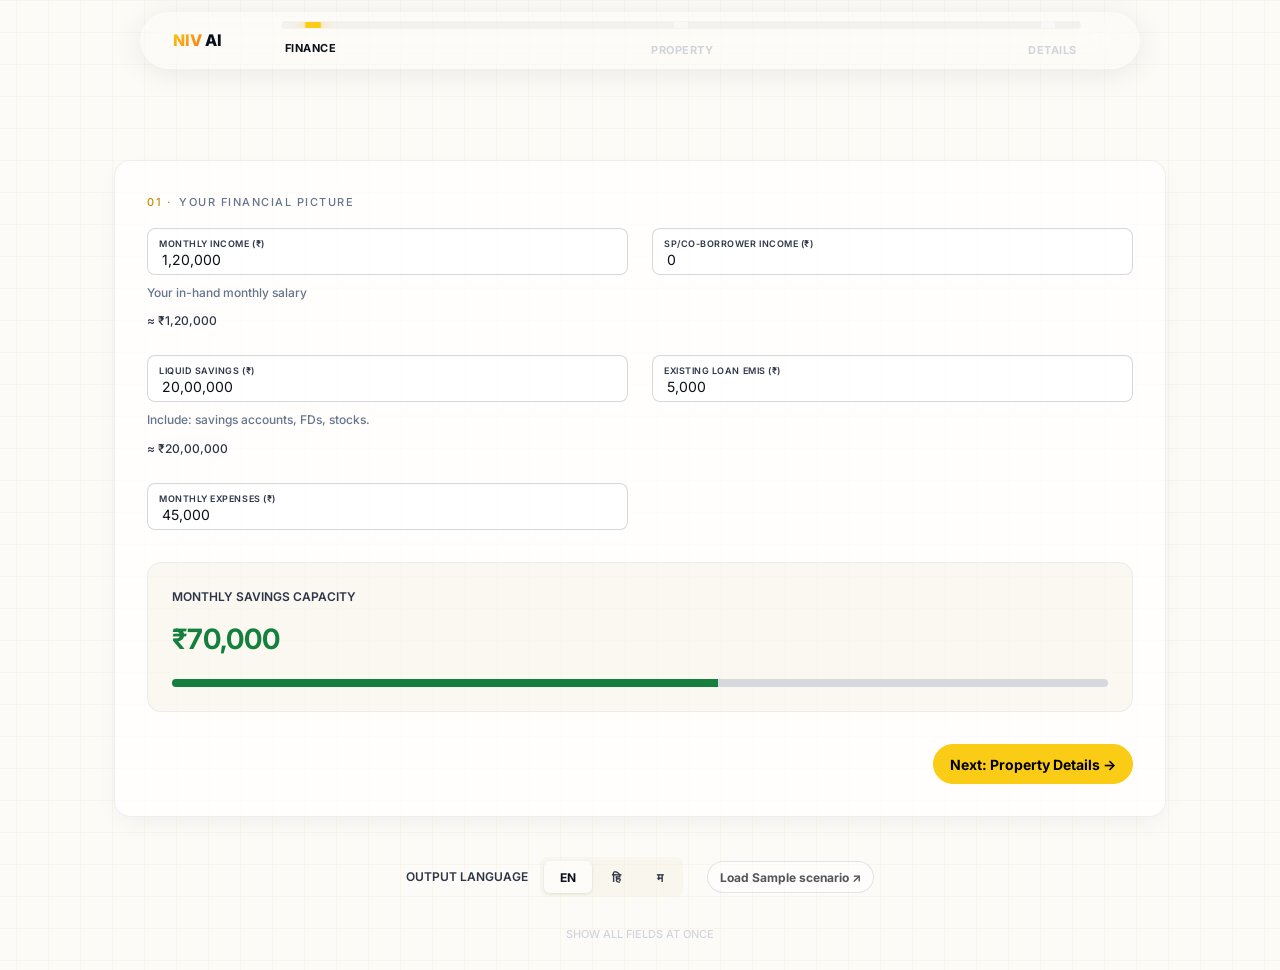
<file: frontend/app.html>
<!DOCTYPE html>
<html lang="en">

<head>
    <meta charset="UTF-8">
    <meta name="viewport" content="width=device-width, initial-scale=1.0">
    <title>NIV AI — Home Buying Decision Engine</title>
    <link rel="stylesheet" href="style.css">
    <style>
        :root {
            --anim-fast: 150ms;
            --anim-base: 250ms;
            --anim-slow: 400ms;
            --anim-spring: cubic-bezier(0.34, 1.56, 0.64, 1);
            --anim-ease: cubic-bezier(0.16, 1, 0.3, 1);
            --radius-sm: 6px;
            --radius-md: 10px;
            --radius-lg: 14px;
            --shadow-accent: 0 0 24px rgba(124, 106, 247, 0.15);
            --pulse-safe: rgba(34, 197, 94, 0.12);
            --pulse-warn: rgba(245, 158, 11, 0.12);
            --pulse-crit: rgba(239, 68, 68, 0.12);
        }

        /* TTc badge */
        .ttc-badge {
            font-family: var(--font-mono);
            font-size: 11px;
            padding: 4px 10px;
            border: 1px solid var(--accent);
            border-radius: 20px;
            color: var(--accent);
            white-space: nowrap;
        }
        body.report-visible .ttc-badge { display: none; }

        /* Wizard connector filled state */
        .w-connector.filled .w-fill,
        .wizard-connector.filled .w-fill {
            background: var(--accent);
            transition: width var(--anim-slow) var(--anim-ease);
        }

        /* Floating label field group */
        .field-group {
            position: relative;
        }
        .field-group input,
        .field-group select,
        .field-group textarea {
            padding-top: 22px;
            padding-bottom: 6px;
        }
        .field-group .field-label {
            position: absolute;
            left: 12px;
            top: 50%;
            transform: translateY(-50%);
            font-size: 11px;
            color: var(--text-dim);
            pointer-events: none;
            transition:
                top var(--anim-base) var(--anim-ease),
                transform var(--anim-base) var(--anim-ease),
                font-size var(--anim-base) var(--anim-ease),
                letter-spacing var(--anim-base) var(--anim-ease);
        }
        .field-group input:focus ~ .field-label,
        .field-group input:not(:placeholder-shown) ~ .field-label,
        .field-group select:focus ~ .field-label,
        .field-group select:not([value=""]) ~ .field-label,
        .field-group textarea:focus ~ .field-label,
        .field-group textarea:not(:placeholder-shown) ~ .field-label {
            top: 8px;
            transform: translateY(0);
            font-size: 9px;
            letter-spacing: 0.06em;
        }

        /* Keyframe animations */
        @keyframes card-enter {
            from { transform: scale(0.92) translateY(8px); opacity: 0; }
            to   { transform: scale(1)    translateY(0px); opacity: 1; }
        }
        @keyframes indeterminate {
            from { transform: translateX(-100%); }
            to   { transform: translateX(400%); }
        }
        @keyframes risk-burst {
            0%,100% { transform: scale(1);    box-shadow: none; }
            50%      { transform: scale(1.1); box-shadow: 0 0 16px rgba(239,68,68,0.5); }
        }
        @keyframes pulse-safe {
            0%,100% { box-shadow: 0 0 0 0   var(--pulse-safe); }
            50%      { box-shadow: 0 0 0 12px transparent; }
        }
        @keyframes pulse-warn {
            0%,100% { box-shadow: 0 0 0 0   var(--pulse-warn); }
            50%      { box-shadow: 0 0 0 12px transparent; }
        }
        @keyframes pulse-crit {
            0%,100% { box-shadow: 0 0 0 0   var(--pulse-crit); }
            50%      { box-shadow: 0 0 0 12px transparent; }
        }
        @keyframes delta-pop {
            0%   { transform: scale(0.5); opacity: 0; }
            70%  { transform: scale(1.15); }
            100% { transform: scale(1);   opacity: 1; }
        }
        @keyframes border-march {
            to { stroke-dashoffset: 0; }
        }

        /* Step card enter animation */
        .step-card.active {
            animation: card-enter var(--anim-base) var(--anim-ease) both;
        }

        /* Loading progress bar */
        .loading-progress-bar {
            width: 100%;
            height: 10px;
            background: rgba(0, 0, 0, 0.05);
            backdrop-filter: blur(8px);
            -webkit-backdrop-filter: blur(8px);
            border: 1px solid rgba(255, 255, 255, 0.2);
            border-radius: 99px;
            overflow: hidden;
            margin-bottom: 32px;
            position: relative;
        }
        .loading-progress-fill {
            height: 100%;
            background: linear-gradient(90deg, #10b981, #34d399);
            border-radius: 99px;
            width: 30%;
            animation: indeterminate 1.6s ease infinite;
            box-shadow: 0 0 12px rgba(16, 185, 129, 0.4);
        }


        /* Sticky summary bar */
        .sticky-summary {
            position: fixed;
            bottom: 0;
            left: 0;
            right: 0;
            background: var(--surface);
            border-top: 1px solid var(--border);
            padding: 12px 24px;
            display: flex;
            gap: 24px;
            align-items: center;
            font-family: var(--font-mono);
            font-size: 12px;
            transform: translateY(100%);
            transition: transform var(--anim-base) var(--anim-ease);
            z-index: 100 !important;
        }
        .sticky-summary.visible {
            transform: translateY(0);
        }
        .sticky-summary button {
            margin-left: auto;
        }

        /* Timeline / scenario grid */
        .ts-track {
            display: flex;
            gap: 8px;
            overflow-x: auto;
            padding-bottom: 8px;
        }
        .timeline-scenarios {
            display: grid;
            grid-template-columns: repeat(auto-fit, minmax(200px, 1fr));
            gap: 12px;
        }

        /* PONR timeline */
        .ponr-timeline {
            position: relative;
            height: 60px;
        }
        .ponr-segments {
            display: flex;
            height: 8px;
            border-radius: 4px;
            overflow: hidden;
        }

        /* Burn clock SVG */
        .burn-clock svg {
            display: block;
            margin: 0 auto;
        }

        /* Market rates banner */
        .rates-banner {
            display: flex;
            align-items: center;
            gap: 8px;
            margin-top: 16px;
            padding: 10px 14px;
            background: var(--surface-2);
            border: 1px solid var(--border);
            border-radius: var(--radius-sm);
            font-family: var(--font-mono);
            font-size: 11px;
            color: var(--text-dim);
        }
        .rates-dot {
            width: 7px;
            height: 7px;
            border-radius: 50%;
            background: var(--green);
            flex-shrink: 0;
            animation: pulse-safe 2s ease infinite;
        }

        /* Tooltip */
        [data-tooltip] { position: relative; cursor: default; }
        [data-tooltip]::after {
            content: attr(data-tooltip);
            position: absolute;
            bottom: calc(100% + 6px);
            left: 50%;
            transform: translateX(-50%);
            background: var(--surface);
            border: 1px solid var(--border);
            padding: 4px 8px;
            border-radius: var(--radius-sm);
            font-family: var(--font-mono);
            font-size: 10px;
            white-space: nowrap;
            pointer-events: none;
            opacity: 0;
            transition: opacity var(--anim-fast);
            z-index: 10;
        }
        [data-tooltip]:hover::after { opacity: 1; }

        /* Friction dots */
        .friction-dots {
            display: flex;
            gap: 8px;
            margin-bottom: 20px;
        }
        .fdot {
            width: 10px;
            height: 10px;
            border-radius: 50%;
            border: 1px solid var(--border);
            background: transparent;
            transition: background var(--anim-base), border-color var(--anim-base);
        }
        .fdot.done {
            background: var(--accent);
            border-color: var(--accent);
        }
        .fdot.current {
            transform: scale(1.15);
            border-color: var(--text);
        }

        /* Concern meter */
        .concern-meter {
            display: flex;
            gap: 4px;
            height: 4px;
            margin-top: 20px;
        }
        .cm-seg {
            flex: 1;
            background: var(--border);
            border-radius: 2px;
            transition: background var(--anim-base);
        }

        /* EMI arc SVG */
        .arc-track { opacity: 0.3; }
        .arc-fill {
            transition:
                stroke-dashoffset var(--anim-slow) var(--anim-ease),
                stroke var(--anim-base);
        }

        /* S4: Verdict pulse classes */
        .verdict-pulse.safe       { animation: pulse-safe  3s   infinite; }
        .verdict-pulse.risky      { animation: pulse-warn  2s   infinite; }
        .verdict-pulse.reconsider { animation: pulse-crit  1.5s infinite; }
        .confidence-bar  { height:4px; background:var(--border); border-radius:2px; margin-top:12px; overflow:hidden; }
        .confidence-fill { height:100%; background:var(--accent); border-radius:2px; transition:width 1s ease; }

        /* S4: Scorecard stagger */
        #r-scorecard .scorecard-item:nth-child(1) { animation-delay:   0ms; }
        #r-scorecard .scorecard-item:nth-child(2) { animation-delay:  60ms; }
        #r-scorecard .scorecard-item:nth-child(3) { animation-delay: 120ms; }
        #r-scorecard .scorecard-item:nth-child(4) { animation-delay: 180ms; }
        #r-scorecard .scorecard-item:nth-child(5) { animation-delay: 240ms; }
        #r-scorecard .scorecard-item:nth-child(6) { animation-delay: 300ms; }

        /* S4: Burn clock text */
        .burn-num { font-family:var(--font-mono,monospace); font-size:13px; fill:var(--text,#e2e8f0); font-weight:700; }

        /* S4: Stress burst */
        .stress-burst-target { transition:transform .15s ease, box-shadow .15s ease; }
        .stress-burst-target.burst { transform:scale(1.02); box-shadow:0 0 0 2px var(--accent); }

        /* S4: Path-to-safe green accent */
        #r-path-to-safe { border-left:3px solid var(--green,#22c55e); padding-left:16px; }

        /* S4: Reasoning split */
        .reasoning { color:var(--text); font-size:14px; line-height:1.7; }

        /* S4: Timeline labels */
        .ts-label   { font-family:var(--font-mono,monospace); font-size:10px; text-transform:uppercase; letter-spacing:1px; color:var(--text-muted); margin-bottom:12px; }
        .ts-metrics { font-family:var(--font-mono,monospace); font-size:12px; display:flex; flex-direction:column; gap:4px; }

        /* Verdict entrance animation */
        .v-word {
          display: inline-block;
          transform-origin: center;
        }

        /* Confidence bar */
        .confidence-track {
          height: 3px; background: rgba(255,255,255,0.1);
          border-radius: 2px; overflow: hidden;
          margin-top: 10px; max-width: 200px;
        }
        .confidence-fill { height: 100%; border-radius: 2px; transition: none; }

        /* Research warning entrance */
        @keyframes warning-enter {
          from { transform: translateX(-16px); opacity: 0; }
          to { transform: translateX(0); opacity: 1; }
        }
        .warning-enter {
          animation: warning-enter 350ms cubic-bezier(0.16,1,0.3,1) both;
        }

        /* Stress card burst */
        @keyframes burst {
          0% { transform: scale(1); }
          25% { transform: scale(1.025); box-shadow: 0 0 0 4px rgba(239,68,68,0.2); }
          60% { transform: scale(0.99); box-shadow: 0 0 0 8px rgba(239,68,68,0.05); }
          100% { transform: scale(1); box-shadow: none; }
        }
        .sc2.fail.burst-active { animation: burst 600ms ease-out forwards; }

        /* Photo upload zone */
        .photo-drop-zone {
          border: 2px dashed var(--border-bright); border-radius: 12px;
          padding: 28px; text-align: center; cursor: pointer;
          transition: border-color 0.2s, background 0.15s;
          background: var(--bg);
        }
        .photo-drop-zone:hover {
          border-color: var(--accent); background: rgba(250,204,21,0.04);
        }
        .photo-drop-zone.has-photos {
          border-color: var(--green); border-style: solid;
        }
        .photo-thumb {
          width: 60px; height: 60px; object-fit: cover;
          border-radius: 8px; border: 1px solid var(--border);
        }

        /* fcard helper */
        .fcard {
          background: var(--surface-2);
          border: 1px solid var(--border);
          border-radius: var(--radius-lg);
          padding: 18px 20px;
        }
        .fcard-title {
          font-family: var(--font-body);
          font-weight: 700;
          font-size: 13px;
          margin-bottom: 8px;
          color: var(--text);
        }
    </style>
</head>

<body>




    <div class="container" id="form-section" style="padding-top: 160px;">


        <div id="err" role="alert"
            style="display:none; color:var(--red); padding:16px; border-left:3px solid var(--red); background:var(--surface-2); margin-bottom:24px;">
        </div>

        <div class="glass-wizard-nav">
            <div class="wizard-pill-inner">
                <a href="/" class="pill-logo"><span class="nav-logo-niv">NIV</span> AI</a>
                <div class="wizard-progress-bar-wrap">
                    <div class="wizard-track">
                        <div class="wizard-fill-line" id="wizard-fill-bar"></div>
                        <div class="wizard-checkpoint cp-1 active" data-cp="1"></div>
                        <div class="wizard-checkpoint cp-2" data-cp="2"></div>
                        <div class="wizard-checkpoint cp-3" data-cp="3"></div>
                    </div>
    
                    <div class="wizard-labels">
                        <div class="w-label-glass active" data-step-nav="1" onclick="goStep(1)">FINANCE</div>
                        <div class="w-label-glass" data-step-nav="2" onclick="goStep(2)">PROPERTY</div>
                        <div class="w-label-glass" data-step-nav="3" onclick="goStep(3)">DETAILS</div>
                    </div>
                </div>
            </div>
        </div>



        <!-- Step 1 -->
        <div class="step-card active" data-step="1">
            <div class="step-heading">
                <div class="section-label"><span>01 ·</span> YOUR FINANCIAL PICTURE</div>
            </div>

            <div class="field-grid">
                <div class="field">
                    <div class="field-group">
                        <input type="text" id="monthly_income" value="1,20,000" placeholder=" "
                            oninput="updateFinancialHealth(); preview(this,'inc-p')">
                        <label class="field-label" for="monthly_income">MONTHLY INCOME (₹)</label>
                    </div>
                    <div class="field-hint">Your in-hand monthly salary</div>
                    <div id="inc-p" class="field-hint" style="color:var(--text-dim)"></div>
                </div>
                <div class="field">
                    <div class="field-group">
                        <input type="text" id="spouse_income" value="0" placeholder=" "
                            oninput="updateFinancialHealth(); preview(this,'sp-p')">
                        <label class="field-label" for="spouse_income">SP/CO-BORROWER INCOME (₹)</label>
                    </div>
                    <div id="sp-p" class="field-hint" style="color:var(--text-dim)"></div>
                </div>
                <div class="field">
                    <div class="field-group">
                        <input type="text" id="liquid_savings" value="20,00,000" placeholder=" "
                            oninput="preview(this,'sav-p')">
                        <label class="field-label" for="liquid_savings">LIQUID SAVINGS (₹)</label>
                    </div>
                    <div class="field-hint">Include: savings accounts, FDs, stocks.</div>
                    <div id="sav-p" class="field-hint" style="color:var(--text-dim)"></div>
                </div>
                <div class="field">
                    <div class="field-group">
                        <input type="text" id="existing_emis" value="5,000" placeholder=" "
                            oninput="updateFinancialHealth()">
                        <label class="field-label" for="existing_emis">EXISTING LOAN EMIS (₹)</label>
                    </div>
                </div>
                <div class="field">
                    <div class="field-group">
                        <input type="text" id="monthly_expenses" value="45,000" placeholder=" "
                            oninput="updateFinancialHealth()">
                        <label class="field-label" for="monthly_expenses">MONTHLY EXPENSES (₹)</label>
                    </div>
                </div>
            </div>

            <div class="health-bar" id="financial-health-indicator">
                <div class="health-label">MONTHLY SAVINGS CAPACITY</div>
                <div class="health-value" id="financial-health">₹—</div>
                <div class="health-track">
                    <div class="health-fill" id="health-fill-bar"></div>
                </div>
            </div>

            <div style="display:flex; justify-content:flex-end;">
                <button class="btn-primary" onclick="goStep(2)">Next: Property Details &rarr;</button>
            </div>
        </div>

        <!-- Step 2 -->
        <div class="step-card" data-step="2">
            <div class="step-heading">
                <div class="section-label"><span>02 ·</span> THE PROPERTY</div>
            </div>

            <div class="field-grid">
                <div class="field">
                    <div class="field-group">
                        <input type="text" id="property_price" value="85,00,000" placeholder=" "
                            oninput="updateEMIPreview(); preview(this,'pp-p')">
                        <label class="field-label" for="property_price">PROPERTY PRICE (₹)</label>
                    </div>
                    <div id="pp-p" class="field-hint" style="color:var(--text-dim)"></div>
                </div>
                <div class="field">
                    <label class="field-label" for="location_area">LOCATION / AREA</label>
                    <input type="text" id="location_area" value="Andheri West" placeholder="Andheri West">
                </div>
                <div class="field">
                    <div class="field-group">
                        <input type="text" id="down_payment_available" value="17,00,000" placeholder=" "
                            oninput="updateEMIPreview(); preview(this,'dp-p')">
                        <label class="field-label" for="down_payment_available">DOWN PAYMENT AVAILABLE (₹)</label>
                    </div>
                    <div id="dp-p" class="field-hint" style="color:var(--text-dim)"></div>
                </div>
                <div class="field">
                    <div class="field-group">
                        <input type="number" id="loan_tenure_years" value="20" min="1" max="30" placeholder=" "
                            oninput="updateEMIPreview()">
                        <label class="field-label" for="loan_tenure_years">LOAN TENURE (YEARS)</label>
                    </div>
                </div>
                <div class="field">
                    <div class="field-group">
                        <input type="number" id="expected_interest_rate" value="8.5" step="0.1" placeholder=" "
                            oninput="updateEMIPreview()">
                        <label class="field-label" for="expected_interest_rate">EXPECTED INTEREST RATE (%)</label>
                    </div>
                </div>
            </div>

            <div class="emi-preview" id="emi-preview-card">
                <div class="section-label"><span>ESTIMATED MONTHLY IMPACT</span></div>
                <div class="metric-grid" style="grid-template-columns: repeat(2,1fr) repeat(2,1fr)">
                    <div class="metric-cell">
                        <div class="metric-label">LOAN AMOUNT</div>
                        <div class="metric-number" id="ep-loan">₹—</div>
                    </div>
                    <div class="metric-cell">
                        <div class="metric-label">ESTIMATED EMI</div>
                        <div class="metric-number" id="ep-emi">₹—</div>
                    </div>
                    <div class="metric-cell">
                        <div class="metric-label">EMI / INCOME</div>
                        <div class="metric-number" id="ep-ratio">—%</div>
                    </div>
                    <div class="metric-cell">
                        <div class="metric-label">MONTHLY SURPLUS</div>
                        <div class="metric-number" id="ep-surplus">₹—</div>
                    </div>
                </div>
                <div class="emi-zone-label" id="ep-zone"></div>

                <svg id="emi-arc" viewBox="0 0 200 110" style="width:100%;max-width:240px;display:block;margin:16px auto 0">
                    <path class="arc-track" d="M 20,100 A 80,80 0 0,1 180,100"
                          fill="none" stroke="var(--border)" stroke-width="8"
                          stroke-linecap="round"/>
                    <path class="arc-fill" id="arc-fill-path"
                          d="M 20,100 A 80,80 0 0,1 180,100"
                          fill="none" stroke="var(--green)" stroke-width="8"
                          stroke-linecap="round" stroke-dasharray="251" stroke-dashoffset="251"/>
                    <text id="arc-label" x="100" y="90" text-anchor="middle"
                          font-family="var(--font-mono)" font-size="22" fill="var(--text)">—%</text>
                </svg>
            </div>

            <div class="rates-banner" id="market-rates-banner" style="display:none">
                <span class="rates-dot"></span>
                <span id="market-rates-text">Loading rates...</span>
            </div>

            <div style="display:flex; justify-content:space-between; margin-top:32px;">
                <button class="btn-ghost" onclick="goStep(1)">&larr; Back</button>
                <button class="btn-primary" onclick="goStep(3)">Next: Final Details &rarr;</button>
            </div>
        </div>

        <!-- Step 3 -->
        <div class="step-card" data-step="3">
            <div class="step-heading">
                <div class="section-label"><span>03 ·</span> ADDITIONAL DETAILS</div>
            </div>

            <div class="field-grid">
                <div class="field">
                    <label class="field-label" for="employment_type">EMPLOYMENT TYPE</label>
                    <select id="employment_type">
                        <option value="salaried">Salaried</option>
                        <option value="freelance">Freelance / Consulting</option>
                        <option value="business">Business Owner</option>
                    </select>
                </div>
                <div class="field">
                    <div class="field-group">
                        <input type="number" id="years_in_current_job" value="3" step="0.5" placeholder=" ">
                        <label class="field-label" for="years_in_current_job">YEARS IN CURRENT JOB</label>
                    </div>
                </div>
                <div class="field">
                    <div class="field-group">
                        <input type="number" id="expected_annual_growth_pct" value="8" step="0.5" placeholder=" ">
                        <label class="field-label" for="expected_annual_growth_pct">EXPECTED INCOME GROWTH (%)</label>
                    </div>
                </div>
                <div class="field">
                    <div class="field-group">
                        <input type="text" id="current_rent" value="25,000" placeholder=" ">
                        <label class="field-label" for="current_rent">CURRENT MONTHLY RENT (₹)</label>
                    </div>
                </div>
                <div class="field">
                    <div class="field-group">
                        <input type="number" id="dependents" value="1" min="0" placeholder=" ">
                        <label class="field-label" for="dependents">NUMBER OF DEPENDENTS</label>
                    </div>
                </div>
                <div class="field">
                    <label class="field-label" for="configuration">CONFIGURATION</label>
                    <select id="configuration">
                        <option value="1BHK">1 BHK</option>
                        <option value="2BHK" selected>2 BHK</option>
                        <option value="3BHK">3 BHK</option>
                        <option value="4BHK">4 BHK</option>
                    </select>
                </div>
                <div class="field">
                    <div class="field-group">
                        <input type="number" id="carpet_area_sqft" value="650" placeholder=" ">
                        <label class="field-label" for="carpet_area_sqft">CARPET AREA (SQFT)</label>
                    </div>
                </div>
                <div class="field">
                    <label class="field-label" for="is_ready_to_move">READY TO MOVE IN?</label>
                    <select id="is_ready_to_move">
                        <option value="true">Yes</option>
                        <option value="false" selected>No</option>
                    </select>
                </div>
                <div class="field">
                    <label class="field-label" for="is_rera_registered">RERA REGISTERED?</label>
                    <select id="is_rera_registered">
                        <option value="true">Yes</option>
                        <option value="false">No</option>
                        <option value="null">Don't Know</option>
                    </select>
                </div>
                <div class="field">
                    <label class="field-label" for="builder_name">BUILDER NAME</label>
                    <input type="text" id="builder_name" value="Oberoi Realty">
                </div>
                <div class="field">
                    <label class="field-label" for="builder_gstin">BUILDER GSTIN</label>
                    <input type="text" id="builder_gstin" placeholder="27AAXXX1234X1Z5"
                        oninput="this.value = this.value.toUpperCase()">
                    <div style="display:flex;align-items:center;gap:8px;margin-top:8px;">
                        <button type="button" class="btn-ghost" id="gst-check-btn" onclick="checkBuilderGST()">Verify GST</button>
                        <div id="gst-result" class="field-hint"></div>
                    </div>
                </div>
                <div class="field">
                    <label class="field-label" for="rera_number">RERA NUMBER <span class="field-hint">(optional)</span></label>
                    <input type="text" id="rera_number" placeholder="P51800012345"
                        oninput="this.value = this.value.toUpperCase()">
                </div>
                <div class="field">
                    <label class="field-label" for="possession_date">POSSESSION DATE</label>
                    <input type="text" id="possession_date" placeholder="12/2026">
                </div>
            </div>

            <div class="fcard" style="margin-top:14px">
              <div class="fcard-title">📸 AI Visual Inspection (Optional)</div>
              <p style="font-size:12px;color:var(--text-muted);margin-bottom:14px">
                Photograph the property — rooms, exterior, parking, stairwell.
                Gemini's vision AI assesses visible condition and flags defects.
                Max 5 photos. Analysis runs automatically.
              </p>
              <div id="photo-drop-zone" class="photo-drop-zone"
                   onclick="document.getElementById('property-photos').click()">
                <input type="file" id="property-photos" accept="image/*"
                       multiple style="display:none"
                       onchange="handlePropertyPhotos(this)">
                <div class="photo-drop-icon" style="font-size:32px;margin-bottom:8px">📷</div>
                <div style="font-size:14px;font-weight:600;color:var(--text-dim);
                     margin-bottom:4px">Tap to add property photos</div>
                <div style="font-size:11px;color:var(--text-muted)">
                  Up to 5 · JPEG or PNG · Gemini inspects automatically
                </div>
              </div>
              <div id="photo-preview-strip"
                   style="display:none;margin-top:12px;gap:8px;flex-wrap:wrap"></div>
              <div id="photo-inspection-status" style="display:none"></div>
            </div>

            <div class="field-grid" style="margin-top:0;margin-bottom:0">
                <div class="field">
                    <div class="field-group">
                        <input type="number" id="commute_distance_km" value="0" placeholder=" ">
                        <label class="field-label" for="commute_distance_km">COMMUTE DISTANCE (KM)</label>
                    </div>
                </div>
                <div class="field">
                    <label class="field-label" for="buyer_gender">BUYER GENDER</label>
                    <select id="buyer_gender">
                        <option value="male">Male</option>
                        <option value="female">Female</option>
                    </select>
                </div>
                <div class="field">
                    <label class="field-label" for="is_first_property">FIRST PROPERTY?</label>
                    <select id="is_first_property">
                        <option value="true">Yes</option>
                        <option value="false">No</option>
                    </select>
                </div>
                <div class="field">
                    <label class="field-label" for="financial_notes">FINANCIAL NOTES</label>
                    <input type="text" id="financial_notes" placeholder="Optional">
                </div>
                <div class="field">
                    <label class="field-label" for="property_notes">PROPERTY NOTES</label>
                    <input type="text" id="property_notes" placeholder="Optional">
                </div>
            </div>

            <div class="fcard" style="margin-top:14px">
              <div class="fcard-title">RERA QR Scan (Optional)</div>
              <div id="rera-qr-drop" class="photo-drop-zone"
                   onclick="document.getElementById('rera-qr-input').click()">
                <input type="file" id="rera-qr-input" accept="image/*"
                       style="display:none" onchange="scanReraQR(this)">
                <div class="photo-drop-icon" style="font-size:28px;margin-bottom:8px">QR</div>
                <div style="font-size:13px;font-weight:600;color:var(--text-dim);margin-bottom:4px">
                  Upload RERA QR code photo
                </div>
                <div id="rera-qr-status" style="font-size:11px;color:var(--text-muted)">
                  From brochure, site board, or builder material
                </div>
              </div>
            </div>

            <div style="display:flex; justify-content:space-between; margin-top:32px;">
                <button class="btn-ghost" onclick="goStep(2)">&larr; Back</button>
                <button class="btn-primary" onclick="onSubmitClick()">Run Full Analysis &rarr;</button>
            </div>
        </div>

        <div class="lang-toggle" style="margin-top:40px; margin-bottom:24px; display:flex; align-items:center; justify-content:center; gap:24px;">
            <div style="display:flex; align-items:center; gap:12px;">
                <span class="lang-label">OUTPUT LANGUAGE</span>
                <div class="lang-options">
                    <button class="lang-btn active" onclick="setLang('english',this)">EN</button>
                    <button class="lang-btn" onclick="setLang('hindi',this)">हि</button>
                    <button class="lang-btn" onclick="setLang('marathi',this)">म</button>
                </div>
            </div>
            <button type="button" class="btn-ghost" onclick="loadDemoScenario()"
                    style="font-size:12px;opacity:0.7;padding:0 12px;min-height:32px;">Load Sample scenario ↗</button>
        </div>


        <div style="text-align:center; padding-bottom: 24px;">
            <a href="#" onclick="showAllSteps(event)"
                style="font-family:var(--font-mono); font-size:11px; text-transform:uppercase; color:var(--text-faint); text-decoration:none;">Show
                all fields at once</a>
        </div>

    </div>

    <!-- Loading View -->
    <div id="loading-view" class="view" style="display:none">
        <div class="loading-screen">
            <div class="loading-top">
                <div class="section-label"><span>ANALYSING</span> YOUR SITUATION</div>
                <div class="loading-title">6 agents working together...</div>
                <div class="loading-eta-note">All 6 agents run simultaneously to build your full audit report — this depth takes <span class="loading-eta-val mono" id="loading-eta">~75-90 seconds</span>. Please wait.</div>
            </div>
            <div class="loading-progress-bar">
                <div class="loading-progress-fill" id="loading-progress-fill"></div>
            </div>
            <div class="agent-list">
                <div class="agent-row">
                    <div class="agent-dot" id="a1-dot"></div>
                    <div class="agent-label">Context Synthesizer</div>
                    <div class="agent-status-text" id="a1">waiting</div>
                </div>
                <div class="agent-row">
                    <div class="agent-dot" id="a2-dot"></div>
                    <div class="agent-label">Financial Analyst</div>
                    <div class="agent-status-text" id="a2">waiting</div>
                </div>
                <div class="agent-row">
                    <div class="agent-dot" id="a3-dot"></div>
                    <div class="agent-label">Risk Simulator</div>
                    <div class="agent-status-text" id="a3">waiting</div>
                </div>
                <div class="agent-row">
                    <div class="agent-dot" id="a4-dot"></div>
                    <div class="agent-label">Property Analyst</div>
                    <div class="agent-status-text" id="a4">waiting</div>
                </div>
                <div class="agent-row">
                    <div class="agent-dot" id="a5-dot"></div>
                    <div class="agent-label">Assumption Challenger</div>
                    <div class="agent-status-text" id="a5">waiting</div>
                </div>
                <div class="agent-row">
                    <div class="agent-dot" id="a6-dot"></div>
                    <div class="agent-label">Decision Composer</div>
                    <div class="agent-status-text" id="a6">waiting</div>
                </div>
            </div>
            <div class="processing-insight">
                <div class="processing-insight-label">While We Process</div>
                <div class="processing-insight-quote" id="loading-quote">A good property decision is usually won at entry price, not at brochure quality.</div>
                <div class="processing-insight-note" id="loading-quote-note">We are checking affordability, resilience, downside scenarios, and property signals in parallel.</div>
            </div>
        </div>
    </div>

    <!-- Friction Gate (Behavioral checks) -->
    <div id="friction-gate" style="display:none" class="gate-overlay">
        <div class="gate-inner">
            <div class="friction-dots" id="friction-dots">
                <span class="fdot" id="fd-1"></span>
                <span class="fdot" id="fd-2"></span>
                <span class="fdot" id="fd-3"></span>
                <span class="fdot" id="fd-4"></span>
                <span class="fdot" id="fd-5"></span>
            </div>
            <div class="gate-header">
                <div class="section-label"><span>PRE-ANALYSIS ·</span> 5 REALITY CHECKS</div>
                <div class="gate-title">Before we analyze — answer honestly.</div>
                <div class="gate-subtitle">These help us identify cognitive blind spots. Takes 60 seconds.</div>
            </div>
            <div class="gate-progress-card">
                <div class="gate-progress-top">
                    <span class="gate-progress-label" id="friction-stage-label">Question 1 of 5</span>
                    <span class="gate-progress-count" id="friction-progress-count">0 / 1 answered</span>
                </div>
                <div class="gate-progress-copy" id="friction-progress-copy">Answer this reality check to move to the next one.</div>
            </div>
            <div class="gate-questions" id="friction-questions">
                <div class="friction-question active" id="fq1">
                    <div class="friction-question-text">Are you analyzing
                        this property because you genuinely haven't decided yet — or because you've already emotionally
                        committed and want confirmation?</div>
                    <div class="friction-options">
                        <div class="friction-option btn-ghost" onclick="selectFriction('fq1', 'A', this)"
                            style="justify-content:flex-start; min-height:auto; padding:12px 16px;">I'm actually
                            undecided</div>
                        <div class="friction-option btn-ghost" onclick="selectFriction('fq1', 'B', this)"
                            style="justify-content:flex-start; min-height:auto; padding:12px 16px;">I like it but
                            haven't decided</div>
                        <div class="friction-option btn-ghost" onclick="selectFriction('fq1', 'C', this)"
                            style="justify-content:flex-start; min-height:auto; padding:12px 16px;">I want to validate
                            my choice</div>
                    </div>
                </div>

                <div class="friction-question" id="fq2">
                    <div class="friction-question-text">How long do you plan to stay in this property? Real estate is illiquid and expensive to exit.</div>
                    <div class="friction-options">
                        <div class="friction-option btn-ghost" onclick="selectFriction('fq2', 'A', this)"
                            style="justify-content:flex-start; min-height:auto; padding:12px 16px;">More than 10 years</div>
                        <div class="friction-option btn-ghost" onclick="selectFriction('fq2', 'B', this)"
                            style="justify-content:flex-start; min-height:auto; padding:12px 16px;">5 to 10 years</div>
                        <div class="friction-option btn-ghost" onclick="selectFriction('fq2', 'C', this)"
                            style="justify-content:flex-start; min-height:auto; padding:12px 16px;">Less than 5 years (Risky)</div>
                    </div>
                </div>

                <div class="friction-question" id="fq3">
                    <div class="friction-question-text">This is an under-construction property. Are you prepared for a 12-24 month delay?</div>
                    <div class="friction-options">
                        <div class="friction-option btn-ghost" onclick="selectFriction('fq3', 'A', this)"
                            style="justify-content:flex-start; min-height:auto; padding:12px 16px;">Yes, I have rent/stay backup</div>
                        <div class="friction-option btn-ghost" onclick="selectFriction('fq3', 'B', this)"
                            style="justify-content:flex-start; min-height:auto; padding:12px 16px;">I can manage 6 months</div>
                        <div class="friction-option btn-ghost" onclick="selectFriction('fq3', 'C', this)"
                            style="justify-content:flex-start; min-height:auto; padding:12px 16px;">No, I need it on time</div>
                    </div>
                </div>

                <div class="friction-question" id="fq4">
                    <div class="friction-question-text">If your income stopped for 6 months, how would you pay this EMI?</div>
                    <div class="friction-options">
                        <div class="friction-option btn-ghost" onclick="selectFriction('fq4', 'A', this)"
                            style="justify-content:flex-start; min-height:auto; padding:12px 16px;">Emergency fund exists</div>
                        <div class="friction-option btn-ghost" onclick="selectFriction('fq4', 'B', this)"
                            style="justify-content:flex-start; min-height:auto; padding:12px 16px;">Partial savings / Family</div>
                        <div class="friction-option btn-ghost" onclick="selectFriction('fq4', 'C', this)"
                            style="justify-content:flex-start; min-height:auto; padding:12px 16px;">No backup plan</div>
                    </div>
                </div>

                <div class="friction-question" id="fq5">
                    <div class="friction-question-text">Have you checked this builder's track record for quality and delivery?</div>
                    <div class="friction-options">
                        <div class="friction-option btn-ghost" onclick="selectFriction('fq5', 'A', this)"
                            style="justify-content:flex-start; min-height:auto; padding:12px 16px;">Thoroughly checked</div>
                        <div class="friction-option btn-ghost" onclick="selectFriction('fq5', 'B', this)"
                            style="justify-content:flex-start; min-height:auto; padding:12px 16px;">Some research done</div>
                        <div class="friction-option btn-ghost" onclick="selectFriction('fq5', 'C', this)"
                            style="justify-content:flex-start; min-height:auto; padding:12px 16px;">Just going by brand</div>
                    </div>
                </div>
            </div>
            <div class="concern-meter" id="concern-meter">
                <span class="cm-seg" id="cm-1"></span>
                <span class="cm-seg" id="cm-2"></span>
                <span class="cm-seg" id="cm-3"></span>
                <span class="cm-seg" id="cm-4"></span>
                <span class="cm-seg" id="cm-5"></span>
            </div>
            <div class="friction-summary" id="friction-summary"></div>
            <div class="gate-actions">
                <button class="btn-ghost" onclick="closeFrictionGate()" id="friction-cancel">Close</button>
                <button class="btn-primary" onclick="proceedFromFriction()" id="friction-proceed" disabled style="width:100%">
                    Next Question &rarr;
                </button>
            </div>
        </div>
    </div>

    <!-- Report View -->
    <div id="report-view" class="container view report-shell" style="display:none; padding-top:40px;">
        <div class="report-pager-top">
            <div>
                <div class="report-page-label">Audit Flow</div>
                <div class="report-page-title" id="report-page-title">Page 1 of 5</div>
                <div class="report-page-subtitle" id="report-page-subtitle">A guided view of affordability, resilience, and decision risk.</div>
            </div>
            <div class="report-page-dots">
                <button type="button" class="report-page-dot" id="report-page-dot-0" onclick="setReportPage(0)">1</button>
                <button type="button" class="report-page-dot" id="report-page-dot-1" onclick="setReportPage(1)">2</button>
                <button type="button" class="report-page-dot" id="report-page-dot-2" onclick="setReportPage(2)">3</button>
                <button type="button" class="report-page-dot" id="report-page-dot-3" onclick="setReportPage(3)">4</button>
                <button type="button" class="report-page-dot" id="report-page-dot-4" onclick="setReportPage(4)">5</button>
                <button type="button" class="report-page-dot" id="report-page-dot-5" onclick="setReportPage(5)">6</button>

            </div>
        </div>

        <div class="report-page active" data-page-title="Verdict & Affordability">
        <div id="r-verdict" class="report-section verdict-pulse">
            <div class="confidence-bar"><div class="confidence-fill" id="conf-fill" style="width:0%"></div></div>
        </div>
        <div id="r-bias-detection"></div>
        <div id="r-research-warnings" class="report-section" style="display:none;"></div>

        <div id="share-bar" class="report-section" style="display:none">
            <div class="share-bar-inner">
                <div class="share-link-row">
                    <input type="text" id="share-url-input" readonly class="field input share-url-field">
                    <button class="btn-ghost" onclick="copyShareUrl()" id="copy-btn">Copy Link</button>
                    <button class="btn-ghost" onclick="shareWhatsApp()" id="wa-btn">Share on WhatsApp</button>
                </div>
                <div class="wa-send-card" id="wa-send-card">
                    <div class="wa-send-header">
                        <span class="wa-send-icon">📲</span>
                        <div>
                            <div class="wa-send-title">Get your report on WhatsApp</div>
                            <div class="wa-send-sub">We'll send your full verdict and key numbers directly to your phone.</div>
                        </div>
                    </div>
                    <div class="wa-send-form">
                        <div class="wa-phone-wrap">
                            <span class="wa-phone-prefix">+91</span>
                            <input type="tel" id="wa-phone-input" class="field input wa-phone-input" placeholder="10-digit mobile number" maxlength="10" inputmode="numeric">
                        </div>
                        <button class="btn-primary wa-send-btn" id="wa-send-btn" onclick="sendReportToWhatsApp()">Send Report</button>
                    </div>
                    <div id="wa-send-status" class="wa-send-status" style="display:none;"></div>
                </div>
            </div>
        </div>

        <div class="report-section">
            <div class="section-label"><span>01 ·</span> CASH FLOW PREVIEW</div>
            <div class="section-kicker">This is the fastest way to see whether the purchase still leaves enough breathing room every month.</div>
            <div id="r-cashflow"></div>
        </div>

        <div class="report-section">
            <div class="section-label"><span>02 ·</span> SCORECARD</div>
            <div class="section-kicker">Read this like an executive summary: EMI pressure, runway strength, stress resilience, and value signal.</div>
            <div id="r-scorecard"></div>
        </div>
        </div>

        <!-- PAGE 2: Stress Tests & What-Ifs -->
        <div class="report-page" data-page-title="Stress Tests &amp; What-Ifs">
        <div class="report-section sensitivity-section" id="sensitivity-section">
            <div class="section-label" style="display:flex;align-items:center;"><span>03 ·</span> WHAT-IF SLIDERS
                <button type="button" class="btn-ghost" id="reset-whatif-btn" onclick="resetWhatIf()" style="font-size:11px;margin-left:auto;min-height:32px;padding:0 12px;border-radius:6px;">Back to Original</button>
            </div>
            <div class="section-kicker">Use these sliders to understand how much better or worse the decision becomes with a different price, tenure, or down payment.</div>
            <div class="rcard whatif-shell">
                <div class="slider-track">
                    <div class="slider-topline">
                        <span class="slider-label">Down Payment</span>
                        <span id="wi-dp-val" class="slider-value-chip">—</span>
                    </div>
                    <input type="range" id="wi-dp" min="0" max="10000000" step="50000">
                </div>
                <div class="slider-track">
                    <div class="slider-topline">
                        <span class="slider-label">Property Price</span>
                        <span id="wi-price-val" class="slider-value-chip">—</span>
                    </div>
                    <input type="range" id="wi-price" min="0" max="10000000" step="50000">
                </div>
                <div class="slider-track">
                    <div class="slider-topline">
                        <span class="slider-label">Loan Tenure</span>
                        <span id="wi-tenure-val" class="slider-value-chip">—</span>
                    </div>
                    <input type="range" id="wi-tenure" min="5" max="30" step="1">
                </div>
                <div class="metric-grid whatif-metrics" style="grid-template-columns: repeat(4, 1fr); margin-top:24px;">
                    <div class="metric-cell whatif-output-card" data-output-card="wm-emi">
                        <div class="metric-label">Monthly EMI</div>
                        <div class="metric-number" id="wm-emi" style="font-size:16px">—</div>
                        <div class="field-hint" id="wm-emi-d"></div>
                    </div>
                    <div class="metric-cell whatif-output-card" data-output-card="wm-ratio">
                        <div class="metric-label">EMI / Income</div>
                        <div class="metric-number" id="wm-ratio" style="font-size:16px">—</div>
                        <div class="field-hint" id="wm-ratio-d"></div>
                    </div>
                    <div class="metric-cell whatif-output-card" data-output-card="wm-surplus">
                        <div class="metric-label">Surplus</div>
                        <div class="metric-number" id="wm-surplus" style="font-size:16px">—</div>
                        <div class="field-hint" id="wm-surplus-d"></div>
                    </div>
                    <div class="metric-cell whatif-output-card" data-output-card="wm-runway">
                        <div class="metric-label">Runway</div>
                        <div class="metric-number" id="wm-runway" style="font-size:16px">—</div>
                        <div class="field-hint" id="wm-runway-d"></div>
                    </div>
                </div>
            </div>
        </div>

        <div class="rcard timeline-shell" id="r-timeline" style="margin-bottom:14px;display:none">
            <div class="rcard-title">Buy Now vs Wait — The Timeline</div>
            <div id="timeline-summary" class="timeline-summary-copy"></div>
            <div class="timeline-axis" id="timeline-axis">
                <div class="timeline-axis-line"></div>
                <div class="timeline-scenarios">
                    <div class="timeline-node-wrap" id="ts-now">
                        <div class="timeline-node"></div>
                        <div class="timeline-node-label">Buy Now</div>
                        <div class="timeline-option-card" id="ts-now-metrics"></div>
                    </div>
                    <div class="timeline-node-wrap" id="ts-6mo">
                        <div class="timeline-node"></div>
                        <div class="timeline-node-label">Wait 6 Months</div>
                        <div class="timeline-option-card" id="ts-6mo-metrics"></div>
                    </div>
                    <div class="timeline-node-wrap" id="ts-1yr">
                        <div class="timeline-node"></div>
                        <div class="timeline-node-label">Wait 1 Year</div>
                        <div class="timeline-option-card" id="ts-1yr-metrics"></div>
                    </div>
                </div>
            </div>
            <div class="timeline-footnote">5% property appreciation and 8% income growth assumptions.</div>
        </div>

        <div class="report-section">
            <div class="section-label"><span>04 ·</span> STRESS TEST SCENARIOS</div>
            <div class="section-kicker">These scenarios answer the real question: does the decision survive normal life shocks, not just best-case assumptions?</div>
            <div id="r-stress" class="stress-grid-layout">
                <!-- Populated by app.js -->
            </div>
        </div>

        <div id="r-path-to-safe" class="report-section" style="display:none;"></div>

        </div>

        <!-- PAGE 3: Property Value & Rent vs Buy -->
        <div class="report-page" data-page-title="Property Value &amp; Rent vs Buy">
        <div class="report-section">
            <div class="section-label"><span>05 ·</span> PROPERTY ASSESSMENT</div>
            <div class="section-kicker">This section shows whether the asset itself looks sensible for the price and risk you are taking on.</div>
            <div id="r-property" class="property-assessment-grid">
                <!-- Populated by app.js -->
            </div>
        </div>


        <div id="r-rvb-context" class="report-section"></div>

        <div class="report-section">
            <div class="section-label"><span>06 ·</span> RENT VS BUY</div>
            <div class="section-kicker">If the ownership premium is too high, the property may be emotionally appealing but financially inefficient.</div>
            <div class="rcard">
                <div id="r-rvb"></div>
            </div>
        </div>
        </div>

        <!-- PAGE 4: Projections & True Cost -->
        <div class="report-page" data-page-title="Projections &amp; True Cost">
        <div class="rcard" id="r-mountain" style="margin-bottom:14px">
            <div class="rcard-title">Net Worth Journey — The Full Picture</div>
            <div class="section-kicker">This projection helps you see whether buying strengthens long-term wealth or just front-loads risk.</div>
            <canvas id="mountain-canvas" height="200"
                    style="width:100%;display:block;border-radius:6px"></canvas>
            <div id="mountain-legend" style="display:flex;gap:20px;margin-top:12px;font-size:11px;font-family:var(--font-mono)"></div>
            <div id="r-mountain-context" style="margin-top:20px;display:grid;grid-template-columns:1fr 1fr;gap:12px;"></div>
        </div>

        <div class="report-section">
            <div class="section-label"><span>07 ·</span> TRUE COST OF OWNERSHIP</div>
            <div class="section-kicker">This is the money actually committed, including friction costs that are easy to underestimate during booking.</div>
            <div class="premium-report-card">
                <div id="r-tco"></div>
            </div>
        </div>



        </div>

        <div class="report-page" data-page-title="Reasoning & Blind Spots">
        <div class="report-section">
            <div class="section-label"><span>09 ·</span> ASSUMPTIONS CHALLENGED</div>
            <div class="section-kicker">These are the weak links in the story that buyers usually ignore when they are already emotionally committed.</div>
            <div id="r-challenges" class="premium-report-card"></div>
        </div>


        <div class="report-section">
            <div class="section-label"><span>10 ·</span> WHY THIS VERDICT</div>
            <div class="section-kicker">The highest-signal reasons driving the overall recommendation.</div>
            <div id="r-reasons" class="premium-report-card"></div>
        </div>


        <div class="report-section">
            <div class="section-label"><span>11 ·</span> ACTIONS</div>
            <div class="section-kicker">If you still want this property, these are the smartest next moves to reduce risk.</div>
            <div id="r-actions"></div>
        </div>

        <div class="report-section">
            <div class="section-label"><span>12 ·</span> WHAT YOU MIGHT BE MISSING</div>
            <div class="section-kicker">Gaps in your decision frame that could silently distort the final call.</div>
            <div id="r-blind"></div>
        </div>




        </div>

        <!-- PAGE 6: Action & Export -->
        <div class="report-page" data-page-title="Action &amp; Export">


        <div class="report-section">
            <div class="section-label"><span>13 ·</span> FULL REASONING</div>
            <div class="section-kicker">A narrative audit of affordability, resilience, property quality, and downside risk.</div>
            <div class="premium-report-card">
                <div class="reasoning-layout">
                    <div id="r-reasoning-insight" class="reasoning-insight-card"></div>
                    <div id="r-reasoning" class="reasoning"></div>
                </div>
            </div>
        </div>



        <div class="report-section">
            <div class="section-label"><span>14 ·</span> DOCUMENT VERIFICATION SUITE</div>


            <div class="section-kicker">Upload documents here to pressure-test title, bank terms, and negotiation readiness before you commit.</div>
            <div class="rcard" id="r-documents">
                <div class="document-grid">
                    <div class="doc-upload-zone" onclick="document.getElementById('ec-file').click()" data-upload-kind="ec">
                        <input type="file" id="ec-file" accept=".pdf" style="display:none" onchange="uploadEC(this)">
                        <div class="doc-upload-icon" aria-hidden="true">EC</div>
                        <div class="doc-upload-title">Click to upload or drag and drop</div>
                        <div class="doc-upload-subtitle">Encumbrance Certificate PDF</div>
                        <div class="doc-upload-meta">PDF up to 10MB · Checks mortgages and title chain</div>
            </div>
                    <div class="doc-upload-zone" onclick="document.getElementById('loan-file').click()" data-upload-kind="loan">
                        <input type="file" id="loan-file" accept=".pdf,image/*" style="display:none" onchange="uploadLoanLetter(this)">
                        <div class="doc-upload-icon" aria-hidden="true">LN</div>
                        <div class="doc-upload-title">Click to upload or drag and drop</div>
                        <div class="doc-upload-subtitle">Loan letter or sanction document</div>
                        <div class="doc-upload-meta">PDF, PNG, JPG up to 10MB · Extracts rate and hidden charges</div>
                    </div>
                </div>
                <div class="document-result-grid">
                    <div id="ec-result"></div>
                    <div id="loan-result"></div>
                </div>
                <div class="document-actions">
                    <button class="btn-ghost" onclick="downloadCounterOffer()" id="counter-offer-btn">Counter-Offer Letter</button>
                    <button class="btn-ghost" onclick="openBankEmailModal()">Loan Inquiry Email</button>
            </div>
        </div>
        </div>

        <div class="report-section comparison-section" id="compare-section">
            <div class="section-label"><span>15 ·</span> COMPARISON</div>

            <div class="section-kicker">Compare this option against a second property using the same audit lens before you decide.</div>
            <div id="compare-bar" style="margin-bottom:16px">
                <button class="btn-ghost" onclick="startComparison()">+ Compare Property</button>
            </div>
            <div id="compare-form" class="rcard" style="display:none;">
                <div class="field-grid">
                    <div class="field">
                        <label class="field-label" for="c_price">PROPERTY PRICE</label>
                        <input type="number" id="c_price">
                    </div>
                    <div class="field">
                        <label class="field-label" for="c_loc">LOCATION</label>
                        <input type="text" id="c_loc">
                    </div>
                    <div class="field">
                        <label class="field-label" for="c_sqft">CARPET AREA</label>
                        <input type="number" id="c_sqft">
                    </div>
                    <div class="field">
                        <label class="field-label" for="c_dp">DOWN PAYMENT</label>
                        <input type="number" id="c_dp">
                    </div>
                    <div class="field">
                        <label class="field-label" for="c_rdy">READY TO MOVE</label>
                        <select id="c_rdy">
                            <option value="true">Yes</option>
                            <option value="false">No</option>
                        </select>
                    </div>
                    <div class="field">
                        <label class="field-label" for="c_bld">BUILDER</label>
                        <input type="text" id="c_bld">
                    </div>
                </div>
                <div style="display:flex; gap:16px;">
                    <button class="btn-primary" onclick="runComparison()">Analyze 2nd Property</button>
                </div>
            </div>
            <div id="compare-results"></div>
        </div>



        <div class="report-section" style="margin-bottom: 64px;">
            <div class="section-label"><span>16 ·</span> EXPORT & SHARE</div>
            <div class="section-kicker">Download your full report or share a summary card on LinkedIn.</div>
            <div class="export-actions-minimal">
                <button class="btn-primary" onclick="downloadPDF()">Download PDF Report</button>
                <button class="btn-ghost" onclick="downloadLinkedInCard()">LinkedIn Card Download</button>
            </div>
        </div>

        </div>

        <div class="report-minimal-footer">
            <div class="report-footer-sources">
                <strong>Note:</strong> Analysis in 37.77s · Mumbai micro-market benchmarks (NIV AI Q4 2025 database) · RBI Master Circular — Housing Finance (2024) · Maharashtra Stamp Duty & Registration Act · Income Tax Act Sections 80C and 24(b) · RERA Maharashtra Public Portal
            </div>

            <div class="report-pager-minimal">
                <div class="report-nav-actions">
                    <button type="button" class="btn-ghost" onclick="prevReportPage()" id="report-prev-btn">Back</button>
                    <div class="report-page-label" id="report-page-progress">Page 1 of 6</div>
                    <button type="button" class="btn-primary" onclick="nextReportPage()" id="report-next-btn">Next</button>
                </div>
            </div>
        </div>

    </div>

    <div id="bank-email-modal" class="gate-overlay" style="display:none;">
        <div class="bank-modal-shell rcard">
            <div class="bank-modal-header">
                <div>
                    <div class="section-label">LOAN INQUIRY</div>
                    <div class="bank-modal-title">Generate a polished bank-ready draft</div>
                    <div class="bank-modal-subtitle">Use this to move from analysis into action without losing your place in the report.</div>
                </div>
                <button class="btn-ghost" onclick="closeBankEmail()">Back to Report</button>
            </div>
            <div class="bank-modal-body">
                <div class="bank-modal-toolbar">
                    <div class="bank-modal-bank">
                        <label class="field-label" for="target-bank">SELECT BANK</label>
                        <select id="target-bank" class="field input">
                            <option value="HDFC">HDFC Bank</option>
                            <option value="SBI">SBI Bank</option>
                        </select>
                    </div>
                    <button class="btn-primary" onclick="generateBankEmail()" id="bank-email-generate-btn">Generate Draft</button>
                </div>
                <div id="bank-email-loading" class="bank-modal-status" style="display:none;">Generating draft...</div>
                <div id="bank-email-error" class="bank-modal-status bank-modal-status-error" style="display:none;"></div>
                <div id="bank-email-content" style="display:none;">
                    <div id="bank-email-insight" class="bank-email-insight" style="display:none;"></div>
                    <div class="bank-email-preview-shell">
                        <div class="bank-email-preview-header">
                            <div class="bank-email-preview-title">Draft Preview</div>
                            <div class="bank-email-preview-note" id="bank-email-preview-note">Structured for clarity and ready to customize before sending.</div>
                        </div>
                        <div id="bank-email-preview" class="bank-email-preview"></div>
                    </div>
                </div>
            </div>
            <div id="bank-email-actions" class="bank-modal-footer" style="display:flex;">
                <button class="btn-ghost" id="bank-email-copy-btn" onclick="copyBankEmail()">Copy Draft</button>
                <button class="btn-ghost" id="bank-email-mailto-btn" onclick="openMailto()">Open Email App</button>
                <button class="btn-primary" onclick="closeBankEmail()">Back to Report</button>
            </div>
        </div>
    </div>

    <div style="display:none">
        <span id="print-date"></span>
        <span id="print-meta"></span>
    </div>



    <div id="cashflow-tooltip" class="cashflow-tooltip" style="display:none;"></div>

    <script src="app.js"></script>
</body>

</html>
</file>
<file: frontend/style.css>
@import url('https://fonts.googleapis.com/css2?family=Inter:ital,wght@0,400;0,500;0,600;0,700;0,800;1,400;1,600&display=swap');

:root {
  /* Antigravity Cream Theme Properties */
  --bg: #fdfbf7;
  --surface: rgba(255, 255, 255, 0.7);
  --surface-solid: #ffffff;
  --surface-2: rgba(241, 235, 217, 0.35);
  /* Much lighter premium grid */
  --border: rgba(229, 231, 235, 0.7);
  --border-bright: rgba(209, 213, 219, 0.9);

  --text: #0a0f1a;
  /* Darker for better contrast */
  --text-dim: #2d3648;
  --text-muted: #64748b;
  --text-faint: #d1d5db;

  --accent: #facc15;
  /* Opusense Yellow */
  --accent-light: #fde047;
  --accent-dim: #fefce8;

  --green: #15803d;
  --green-light: #22c55e;
  --green-bg: #f0fdf4;
  --green-border: rgba(21, 128, 61, 0.3);
  --yellow: #ca8a04;
  --yellow-light: #facc15;
  --yellow-bg: #fefce8;
  --yellow-border: rgba(202, 138, 4, 0.3);
  --red: #b91c1c;
  --red-light: #ef4444;
  --red-bg: #fef2f2;
  --red-border: rgba(185, 28, 28, 0.3);

  --font-display: 'Inter', sans-serif;
  --font-body: 'Inter', sans-serif;
  --font-mono: 'Inter', monospace;
  /* Keep Inter primarily */

  --radius: 8px;
  --radius-lg: 12px;
  --radius-xl: 16px;
  --canvas: #f7f8fc;
  --shadow-soft: 0 2px 4px rgba(15, 23, 42, 0.04), 0 8px 16px rgba(15, 23, 42, 0.04);
  --shadow-hover: 0 10px 24px rgba(15, 23, 42, 0.08), 0 18px 32px rgba(15, 23, 42, 0.06);
  --space-2: 8px;
  --space-3: 12px;
  --space-4: 16px;
  --space-5: 20px;
  --space-6: 24px;
  --space-8: 32px;
}

/* Base Resets */
* {
  box-sizing: border-box;
  margin: 0;
  padding: 0;
}

body {
  font-weight: 500;
  /* Bolder globally */
  background-color: var(--bg);
  background-image: linear-gradient(var(--surface-2) 1px, transparent 1px),
    linear-gradient(90deg, var(--surface-2) 1px, transparent 1px);
  background-size: 32px 32px;
  background-position: center top;
  color: var(--text);
  font-family: var(--font-body);
  font-size: 14.5px;
  line-height: 1.7;
  -webkit-font-smoothing: antialiased;
}

h1,
h2,
h3,
h4,
.btn,
button,
strong {
  font-weight: 700 !important;
}

h1,
h2,
h3,
h4,
h5,
h6 {
  font-family: var(--font-display);
  font-weight: 700;
  line-height: 1.2;
}

.container {
  max-width: 1100px;
  margin: 0 auto;
  padding: 0 24px;
}

.report-shell {
  max-width: 1180px;
  padding-bottom: 80px;
}


/* Helpers */
.fw-bold {
  font-weight: 700;
}

em {
  font-style: italic;
  font-weight: normal;
}

/* Labels */
.section-label {
  font-family: var(--font-mono);
  font-size: 11px;
  letter-spacing: 1.5px;
  text-transform: uppercase;
  color: var(--text-muted);
  margin-bottom: 16px;
  display: flex;
  align-items: center;
  gap: 8px;
}

.section-label span {
  color: var(--yellow);
}

/* Buttons */
button,
.btn-primary,
.btn-ghost,
.btn-text {
  min-height: 40px;
  font-family: var(--font-body);
  font-weight: 600;
  cursor: pointer;
  border-radius: 9999px;
  /* Pill buttons like Opusense */
  padding: 0 16px;
  transition: all 0.2s ease;
  display: inline-flex;
  align-items: center;
  justify-content: center;
  text-decoration: none;
  font-size: 14px;
}

.btn-primary {
  background: var(--accent);
  color: #000;
  border: 1px solid var(--accent);
}

.btn-primary:hover {
  background: var(--accent-light);
  transform: translateY(-1px);
  box-shadow: 0 4px 12px rgba(250, 204, 21, 0.4);
}

.btn-ghost {
  background: var(--surface);
  color: var(--text);
  border: 1px solid var(--border-bright);
}

.btn-ghost:hover {
  border-color: var(--text);
  background: var(--surface-2);
}

.btn-text {
  background: transparent;
  color: var(--text-dim);
  border: none;
  padding: 0 16px;
}

.btn-text:hover {
  color: var(--text);
}

button:disabled,
.btn-primary:disabled {
  opacity: 0.5;
  cursor: not-allowed;
  transform: none;
  box-shadow: none;
}

/* Friction Option Selected State */
.friction-option.selected {
  border-color: var(--accent) !important;
  background: var(--accent-dim) !important;
  box-shadow: 0 0 0 3px var(--accent-dim) !important;
}

.friction-question {
  display: none;
}

.friction-question.active {
  display: block;
}

.friction-question-text {
  font-family: var(--font-body);
  font-size: 16px;
  margin-bottom: 16px;
  color: var(--text);
  line-height: 1.5;
}

.friction-options {
  display: flex;
  flex-direction: column;
  gap: 8px;
}

.gate-inner {
  max-width: 780px;
}

.gate-actions {
  display: flex;
  align-items: center;
  justify-content: space-between;
  gap: 12px;
  margin-top: 20px;
}

.gate-actions .btn-primary {
  flex: 1;
}

/* Form Fields */
.field {
  display: flex;
  flex-direction: column;
  gap: 8px;
}

.field-grid {
  display: grid;
  grid-template-columns: repeat(2, 1fr);
  gap: 24px;
  margin-bottom: 32px;
}

@media (max-width: 600px) {
  .field-grid {
    grid-template-columns: 1fr;
  }
}

.field-label {
  font-family: var(--font-body);
  font-weight: 600;
  font-size: 12px;
  color: var(--text);
  text-transform: none;
  letter-spacing: 0;
}

.field-hint {
  font-family: var(--font-body);
  font-size: 12px;
  color: var(--text-muted);
}

.field input,
.field select,
.field textarea {
  background: var(--surface);
  border: 1px solid var(--border-bright);
  border-radius: var(--radius);
  padding: 12px 14px;
  color: var(--text);
  font-family: var(--font-mono);
  font-size: 14px;
  width: 100%;
  transition: all 0.2s;
  min-height: 40px;
  box-shadow: 0 1px 2px rgba(0, 0, 0, 0.02) inset;
}

.field input:focus,
.field select:focus,
.field textarea:focus {
  outline: none;
  border-color: var(--yellow);
  box-shadow: 0 0 0 3px var(--accent-dim);
}

/* Cards */
.rcard {
  background: var(--surface);
  border: 1px solid var(--border);
  border-radius: var(--radius-lg);
  padding: 24px;
  position: relative;
  box-shadow: var(--shadow-soft);
  transition: box-shadow 220ms ease, transform 220ms ease, border-color 220ms ease;
}

.rcard:hover {
  box-shadow: var(--shadow-hover);
  border-color: rgba(79, 70, 229, 0.18);
}

/* Header */
.hdr {
  display: flex;
  justify-content: space-between;
  align-items: center;
  padding: 20px 0;
  border-bottom: 1px solid var(--border);
  margin-bottom: 40px;
  background: var(--surface);
}

.hdr-left {
  display: flex;
  flex-direction: column;
}

.logo {
  font-family: var(--font-display);
  font-size: 24px;
  font-weight: 800;
  color: var(--text);
  text-decoration: none;
  display: flex;
  align-items: center;
  gap: 6px;
}

.logo em {
  background: var(--accent);
  width: 12px;
  height: 12px;
  border-radius: 50%;
  display: inline-block;
  color: transparent;
}

.hdr-sub {
  font-family: var(--font-body);
  font-size: 12px;
  color: var(--text-muted);
  margin-top: 2px;
}

.hdr-tag {
  font-family: var(--font-mono);
  font-size: 10px;
  border: 1px solid var(--border-bright);
  padding: 4px 8px;
  border-radius: 4px;
  background: var(--surface-2);
}

/* Language Toggle */
.lang-toggle {
  display: flex;
  align-items: center;
  gap: 16px;
  margin-bottom: 32px;
}

.lang-label {
  font-family: var(--font-body);
  font-size: 12px;
  font-weight: 600;
  color: var(--text-dim);
}

.lang-options {
  display: flex;
  gap: 4px;
  background: var(--surface-2);
  padding: 4px;
  border-radius: 8px;
}

.lang-btn {
  min-height: 32px;
  padding: 0 16px;
  font-size: 12px;
  font-weight: 600;
  font-family: var(--font-body);
  background: transparent;
  border: none;
  color: var(--text-dim);
  border-radius: 6px;
  cursor: pointer;
  transition: all 0.2s;
}

.lang-btn.active {
  background: var(--surface);
  color: var(--text);
  box-shadow: 0 1px 3px rgba(0, 0, 0, 0.1);
}

/* Progressive Step Wizard */
.wizard-bar {
  margin-bottom: 48px;
}

.wizard-steps {
  display: flex;
  align-items: center;
  justify-content: space-between;
  margin-bottom: 32px;
  position: relative;
}

.w-connector {
  flex: 1;
  height: 2px;
  background: var(--border);
  margin: 0 16px;
  position: relative;
}

.w-fill {
  height: 100%;
  background: #10b981;
  width: 0%;
  transition: width 0.4s ease;
}

.glass-wizard-nav {
  position: fixed;
  top: 12px;
  left: 50%;
  transform: translateX(-50%);
  z-index: 1000;
  background: rgba(255, 255, 255, 0.08);
  backdrop-filter: blur(20px);
  -webkit-backdrop-filter: blur(20px);
  border: 1px solid rgba(255, 255, 255, 0.12);
  border-radius: 99px;
  width: 92%;
  max-width: 1000px;
  padding: 8px 32px;
  box-shadow: 0 4px 30px rgba(0, 0, 0, 0.08);
}

.wizard-pill-inner {
  display: flex;
  align-items: center;
  gap: 32px;
  width: 100%;
}

.pill-logo {
  text-decoration: none;
  font-family: var(--font-display);
  font-weight: 800;
  font-size: 16px;
  color: var(--text);
  flex-shrink: 0;
}

.wizard-progress-bar-wrap {
  flex: 1;
}





.wizard-progress-bar-wrap {
  max-width: 800px;
  margin: 0 auto;
}

.wizard-track {
  height: 8px;
  /* Thinner track */
  background: rgba(0, 0, 0, 0.04);
  border-radius: 99px;
  margin-bottom: 12px;
  overflow: hidden;
  position: relative;
  border: 1px solid rgba(255, 255, 255, 0.1);
}

.wizard-fill-line {
  height: 100%;
  background: linear-gradient(90deg, #10b981, #34d399);
  width: 0%;
  border-radius: 99px;
  transition: width 0.6s cubic-bezier(0.16, 1, 0.3, 1);
  box-shadow: 0 0 20px rgba(16, 185, 129, 0.5);
}

.wizard-labels {
  display: flex;
  justify-content: space-between;
  padding: 0 4px;
}

.w-label-glass {
  font-family: var(--font-mono);
  font-size: 11px;
  font-weight: 700;
  color: var(--text-faint);
  cursor: pointer;
  transition: all 0.3s ease;
  letter-spacing: 0.5px;
}

.w-label-glass.active {
  color: var(--text);
  transform: translateY(-2px);
}

.w-label-glass.completed {
  color: var(--green);
}

.wizard-checkpoint {
  position: absolute;
  top: 50%;
  transform: translate(-50%, -50%);
  width: 14px;
  /* Refined dots */
  height: 14px;
  background: rgba(255, 255, 255, 0.5);
  border: 1px solid rgba(255, 255, 255, 0.2);
  border-radius: 50%;
  z-index: 3;
  transition: all 0.4s ease;
}

.cp-1 {
  left: 4%;
}

.cp-2 {
  left: 50%;
}

.cp-3 {
  left: 96%;
}

.wizard-checkpoint.active {
  background: #facc15;
  box-shadow: 0 0 12px rgba(250, 204, 21, 0.6);
  transform: translate(-50%, -50%) scale(1.2);
}

.wizard-checkpoint.completed {
  background: #10b981;
  box-shadow: 0 0 12px rgba(16, 185, 129, 0.6);
}




.w-step {
  display: flex;
  flex-direction: column;
  align-items: center;
  gap: 8px;
  opacity: 0.5;
  transition: all 0.3s ease;
  position: relative;
  width: 60px;
}

.w-step.active,
.w-step.completed {
  opacity: 1;
}

.w-num {
  width: 32px;
  height: 32px;
  border-radius: 50%;
  background: var(--surface);
  border: 2px solid var(--border);
  display: flex;
  align-items: center;
  justify-content: center;
  font-family: var(--font-mono);
  font-size: 14px;
  font-weight: 700;
  color: var(--text-dim);
  transition: all 0.3s cubic-bezier(0.4, 0, 0.2, 1);
  z-index: 2;
}

.w-step.active .w-num {
  border-color: var(--accent);
  background: var(--accent);
  color: #000;
  transform: scale(1.1);
  box-shadow: 0 0 0 4px var(--accent-dim);
}

.w-step.completed .w-num {
  border-color: #10b981;
  background: #10b981;
  color: white;
}

.w-label {
  font-family: var(--font-body);
  font-weight: 600;
  font-size: 11px;
  text-transform: uppercase;
  letter-spacing: 0.5px;
  position: absolute;
  top: 40px;
  white-space: nowrap;
}

.step-card {
  display: none;
  opacity: 0;
  background: var(--surface);
  padding: 32px;
  border-radius: var(--radius-xl);
  border: 1px solid var(--border);
  box-shadow: 0 10px 25px -5px rgba(0, 0, 0, 0.05);
  margin-bottom: 40px;
}

.step-card.active {
  display: block;
  animation: slideUp 0.4s cubic-bezier(0.16, 1, 0.3, 1) forwards;
}

.field input,
.field select {
  transition: all 0.2s cubic-bezier(0.16, 1, 0.3, 1);
}

.field input:focus,
.field select:focus {
  border-color: #10b981;
  box-shadow: 0 0 0 3px rgba(16, 185, 129, 0.15);
  transform: translateY(-1px);
}

.btn-primary,
.btn-ghost {
  transition: transform 0.2s cubic-bezier(0.16, 1, 0.3, 1), background 0.2s, box-shadow 0.2s;
}

.btn-primary:hover:not(:disabled) {
  transform: translateY(-2px);
  box-shadow: 0 4px 12px rgba(250, 204, 21, 0.3);
}

@keyframes slideUp {
  0% {
    opacity: 0;
    transform: translateY(15px);
  }

  100% {
    opacity: 1;
    transform: translateY(0);
  }
}

/* Tool Health Bar */
.health-bar {
  margin: 32px 0;
  padding: 24px;
  background: var(--surface-2);
  border-radius: var(--radius-lg);
  border: 1px solid var(--border);
}

.health-label {
  font-family: var(--font-body);
  font-weight: 600;
  font-size: 12px;
  color: var(--text-dim);
  margin-bottom: 8px;
}

.health-value {
  font-family: var(--font-mono);
  font-size: 28px;
  font-weight: 700;
  margin-bottom: 16px;
}

.health-track {
  height: 8px;
  background: var(--border-bright);
  border-radius: 4px;
  overflow: hidden;
}

.health-fill {
  height: 100%;
  background: var(--green-light);
  transition: width 0.3s;
}

/* Verdict Display */
.verdict-display {
  padding: 40px 0;
  border-bottom: 1px dashed var(--border-bright);
  margin-bottom: 40px;
}

.verdict-word {
  font-family: var(--font-display);
  font-size: clamp(36px, 5vw, 56px);
  font-weight: 800;
  line-height: 1.1;
  margin-bottom: 24px;
  letter-spacing: -1px;
}

.verdict-word.SAFE {
  color: var(--green);
}

.verdict-word.RISKY {
  color: var(--yellow);
}

.verdict-word.RECONSIDER {
  color: var(--red);
}

.verdict-meta {
  display: flex;
  align-items: center;
  gap: 16px;
  flex-wrap: wrap;
}

.report-page {
  display: none;
  padding-bottom: 80px;
}

.report-page.active {
  display: block;
  animation: slideUp 0.25s ease forwards;
}

.report-pager-top,
.report-pager-bottom {
  display: none;
  /* Hidden by default */
  align-items: center;
  justify-content: space-between;
  gap: 16px;
  margin: 24px 0 32px;
  flex-wrap: wrap;
}

#report-view .report-pager-top,
#report-view .report-pager-bottom {
  display: flex;
  /* Only show in report view */
}

.report-page-dots {
  display: none;
}

.report-page-dot {
  min-width: 42px;
  min-height: 42px;
  padding: 0 14px;
  border-radius: 999px;
  border: 1px solid var(--border-bright);
  background: var(--surface);
  color: var(--text-dim);
  font-size: 12px;
}

.report-page-dot.active {
  background: var(--accent);
  border-color: var(--accent);
  color: #000;
}

.report-page-label {
  font-size: 12px;
  color: var(--text-muted);
}

.report-page-title {
  font-size: 16px;
  font-weight: 700;
  color: var(--text);
}

.report-page-subtitle {
  max-width: 420px;
  margin-top: 6px;
  font-size: 13px;
  color: var(--text-dim);
  line-height: 1.55;
}

.report-nav-actions {
  display: flex;
  align-items: center;
  gap: 12px;
}

.dtable-shell {
  background: var(--surface);
  border: 1px solid var(--border);
  border-radius: 12px;
  overflow: hidden;
}

.dtable {
  width: 100%;
  border-collapse: collapse;
}

.dtable td {
  padding: 16px 20px;
  border-bottom: 1px solid var(--border);
  font-size: 14px;
}

.dtable tr:last-child td {
  border-bottom: none;
}

.dtable td:last-child {
  text-align: right;
  font-weight: 700;
  font-family: var(--font-mono);
}

.total-row {
  background: rgba(124, 106, 247, 0.03);
  border-top: 2px solid var(--border);
}

.total-row td {
  color: var(--accent) !important;
  font-size: 16px !important;
}

.opp-cost-row td:last-child {
  color: var(--yellow);
}

.report-minimal-footer {
  margin-top: 64px;
  padding: 0 24px 64px;
}

.report-footer-sources {
  font-size: 11px;
  color: var(--text-muted);
  line-height: 1.8;
  text-align: center;
  font-family: var(--font-mono);
  max-width: 800px;
  margin: 0 auto 32px;
  opacity: 0.8;
}

.report-pager-minimal {
  display: flex;
  justify-content: center;
  align-items: center;
}

.report-pager-minimal .report-nav-actions {
  display: flex;
  align-items: center;
  gap: 24px;
}

.export-actions-minimal {
  display: flex;
  gap: 12px;
  margin-top: 16px;
}

.export-actions-minimal .btn-primary,
.export-actions-minimal .btn-ghost {
  flex: 1;
}



.premium-report-card {
  background: var(--surface);
  border: 1px solid var(--border-bright);
  border-radius: 16px;
  padding: 24px;
  box-shadow: 0 4px 20px rgba(0, 0, 0, 0.03);
  margin-bottom: 24px;
}

.export-actions-card {
  display: flex;
  gap: 16px;
  background: linear-gradient(135deg, rgba(124, 106, 247, 0.05) 0%, rgba(34, 197, 94, 0.05) 100%);
  border: 1px dashed var(--accent);
  padding: 32px;
}

.stress-grid-layout {
  display: grid;
  grid-template-columns: repeat(auto-fit, minmax(300px, 1fr));
  gap: 20px;
  margin-top: 16px;
}

.property-assessment-grid {
  display: grid;
  grid-template-columns: repeat(auto-fit, minmax(280px, 1fr));
  gap: 20px;
  margin-top: 16px;
}

.p-card {
  background: var(--surface);
  border: 1px solid var(--border);
  border-radius: 12px;
  padding: 20px;
  transition: all 0.2s ease;
}

.p-card:hover {
  border-color: var(--accent);
  box-shadow: 0 4px 15px rgba(124, 106, 247, 0.08);
}

.p-card-label {
  font-family: var(--font-mono);
  font-size: 10px;
  color: var(--text-dim);
  text-transform: uppercase;
  letter-spacing: 1px;
  margin-bottom: 8px;
}

.p-card-val {
  font-size: 18px;
  font-weight: 700;
  color: var(--text);
}

.p-card-meta {
  margin-top: 12px;
  font-size: 12px;
  color: var(--text-muted);
  line-height: 1.5;
}

.metric-cell,
.rcard,
.research-warning,
.challenge,
.pill,
.empty-state-note {
  backdrop-filter: blur(12px);
}

/* Scorecard / Metric Grid */
.metric-grid {
  display: grid;
  grid-template-columns: repeat(3, 1fr);
  gap: 16px;
  margin: 32px 0;
}

@media (max-width: 768px) {
  .metric-grid {
    grid-template-columns: 1fr;
  }
}

.metric-cell {
  background: var(--surface);
  padding: 24px;
  border: 1px solid var(--border);
  border-radius: var(--radius-lg);
  box-shadow: var(--shadow-soft);
}

.metric-number {
  font-family: var(--font-display);
  font-size: 28px;
  font-weight: 800;
  line-height: 1;
  margin-bottom: 8px;
  letter-spacing: -1px;
}

.metric-label {
  font-family: var(--font-body);
  font-size: 11px;
  font-weight: 700;
  color: var(--text-muted);
  margin-bottom: 12px;
  letter-spacing: 1px;
  text-transform: uppercase;
}

.metric-status {
  display: inline-block;
  font-family: var(--font-body);
  font-size: 11px;
  font-weight: 700;
  background: var(--surface-2);
  padding: 4px 8px;
  border-radius: 4px;
}

.scorecard-grid {
  grid-template-columns: repeat(2, minmax(0, 1fr));
  align-items: stretch;
}

.scorecard-note {
  font-size: 12px;
  color: var(--text-muted);
  line-height: 1.6;
}

/* EMI Preview specific */
.emi-preview {
  margin: 32px 0;
}

.emi-zone-label {
  font-family: var(--font-body);
  font-weight: 600;
  font-size: 14px;
  margin-top: 16px;
  padding: 12px 16px;
  background: var(--surface-2);
  border-left: 4px solid var(--accent);
  border-radius: 0 var(--radius) var(--radius) 0;
}

/* Stress Tests */
.stress-row {
  display: flex;
  align-items: center;
  padding: 20px 0;
  border-bottom: 1px dashed var(--border);
  gap: 16px;
}

.stress-row:last-child {
  border-bottom: none;
}

.stress-indicator {
  width: 32px;
  height: 32px;
  border-radius: 8px;
  flex-shrink: 0;
  display: flex;
  align-items: center;
  justify-content: center;
}

.stress-indicator.pass {
  background: var(--green-bg);
  color: var(--green);
}

.stress-indicator.fail {
  background: var(--red-bg);
  color: var(--red);
}

.stress-name {
  font-family: var(--font-body);
  font-weight: 600;
  font-size: 15px;
  flex: 1;
}

.stress-key-number {
  font-family: var(--font-mono);
  font-size: 14px;
  font-weight: 700;
  color: var(--text);
}

.stress-badge {
  font-family: var(--font-body);
  font-size: 11px;
  font-weight: 700;
  padding: 4px 8px;
  border-radius: 4px;
  text-transform: uppercase;
  background: var(--surface-2);
}

/* Badges */
.badge {
  font-family: var(--font-body);
  font-size: 11px;
  font-weight: 700;
  padding: 4px 10px;
  border-radius: 9999px;
}

.badge.critical {
  background: var(--red-bg);
  color: var(--red);
  border: 1px solid rgba(239, 68, 68, 0.2);
}

.badge.high {
  background: var(--yellow-bg);
  color: var(--yellow);
  border: 1px solid rgba(234, 179, 8, 0.2);
}

.badge.medium {
  background: #e0f2fe;
  color: #0369a1;
  border: 1px solid rgba(14, 165, 233, 0.2);
}

.badge.low {
  background: var(--green-bg);
  color: var(--green);
  border: 1px solid rgba(34, 197, 94, 0.2);
}

/* Loading UI */
.loading-screen {
  max-width: 500px;
  margin: 120px auto;
  background: var(--surface);
  padding: 24px;
  border-radius: var(--radius-xl);
  box-shadow: 0 20px 25px -5px rgba(0, 0, 0, 0.05);
  border: 1px solid var(--border);
}

.loading-top {
  margin-bottom: 40px;
}

.loading-title {
  font-family: var(--font-display);
  font-size: 24px;
  font-weight: 800;
  letter-spacing: -1px;
}

.agent-row {
  display: flex;
  align-items: center;
  padding: 16px 0;
  border-bottom: 1px solid var(--border);
  gap: 16px;
}

.agent-dot {
  width: 12px;
  height: 12px;
  border-radius: 50%;
  flex-shrink: 0;
  background: var(--border-bright);
}

.agent-dot.running {
  background: var(--accent);
  animation: pulse 1.5s infinite;
}

.agent-dot.done {
  background: var(--green-light);
}

.agent-label {
  font-family: var(--font-body);
  font-weight: 600;
  font-size: 14px;
  flex: 1;
}

.agent-status-text {
  font-family: var(--font-mono);
  font-size: 12px;
  color: var(--text-muted);
}

.processing-insight {
  margin-top: 24px;
  padding: 18px 20px;
  border-radius: var(--radius-lg);
  border: 1px solid var(--border);
  background: linear-gradient(135deg, var(--surface), var(--surface-2));
}

.processing-insight-label {
  font-family: var(--font-mono);
  font-size: 11px;
  letter-spacing: 1px;
  text-transform: uppercase;
  color: var(--text-muted);
  margin-bottom: 8px;
}

.processing-insight-quote {
  font-size: 16px;
  font-weight: 600;
  color: var(--text);
  line-height: 1.5;
}

.processing-insight-note {
  margin-top: 8px;
  font-size: 13px;
  color: var(--text-dim);
}

@keyframes pulse {
  0% {
    opacity: 1;
    transform: scale(1);
  }

  50% {
    opacity: 0.6;
    transform: scale(1.1);
  }

  100% {
    opacity: 1;
    transform: scale(1);
  }
}

@keyframes fadeIn {
  from {
    opacity: 0;
    transform: translateY(10px);
  }

  to {
    opacity: 1;
    transform: translateY(0);
  }
}

/* Sliders */
.slider-track {
  position: relative;
  margin: 24px 0;
  background: linear-gradient(180deg, var(--surface), var(--surface-2));
  padding: 24px;
  border-radius: var(--radius-lg);
  border: 1px solid var(--border);
}

.slider-topline {
  display: flex;
  justify-content: space-between;
  align-items: center;
  gap: 16px;
  margin-bottom: 14px;
}

.slider-label {
  font-family: var(--font-body);
  font-size: 12px;
  font-weight: 700;
  color: var(--text);
}

.slider-value-chip {
  display: inline-flex;
  align-items: center;
  justify-content: center;
  min-height: 30px;
  padding: 0 12px;
  border-radius: 999px;
  background: rgba(79, 70, 229, 0.08);
  border: 1px solid rgba(79, 70, 229, 0.18);
  color: #3730a3;
  font-family: var(--font-mono);
  font-size: 12px;
  font-weight: 700;
}

input[type=range] {
  width: 100%;
  height: 8px;
  background: linear-gradient(180deg, #d7dbe7, #cfd5e2);
  -webkit-appearance: none;
  outline: none;
  border-radius: 999px;
  box-shadow: inset 0 1px 3px rgba(15, 23, 42, 0.12);
}

input[type=range]::-webkit-slider-thumb {
  -webkit-appearance: none;
  width: 24px;
  height: 24px;
  border-radius: 50%;
  background: var(--surface);
  cursor: pointer;
  border: 5px solid #4f46e5;
  box-shadow: 0 10px 20px rgba(79, 70, 229, 0.18), 0 2px 6px rgba(15, 23, 42, 0.12);
}

input[type=range]::-moz-range-thumb {
  width: 24px;
  height: 24px;
  border-radius: 50%;
  background: var(--surface);
  cursor: pointer;
  border: 5px solid #4f46e5;
  box-shadow: 0 10px 20px rgba(79, 70, 229, 0.18), 0 2px 6px rgba(15, 23, 42, 0.12);
}

input[type=range]:focus-visible {
  outline: none;
}

/* Document Upload */
.document-grid,
.document-result-grid {
  display: grid;
  grid-template-columns: 1fr 1fr;
  gap: 24px;
}

.document-result-grid {
  margin-top: 16px;
}

.document-actions {
  display: flex;
  gap: 16px;
  margin-top: 24px;
  padding-top: 20px;
  border-top: 1px solid var(--border);
}

.doc-upload-zone {
  border: 2px dashed #cfd5e2;
  border-radius: 18px;
  padding: 32px 24px;
  text-align: center;
  cursor: pointer;
  transition: all 0.2s;
  background: linear-gradient(180deg, var(--surface), #f8fafc);
  min-height: 210px;
  display: flex;
  flex-direction: column;
  align-items: center;
  justify-content: center;
  gap: 10px;
}

.doc-upload-zone:hover,
.doc-upload-zone.drag-active {
  border-color: #4f46e5;
  border-style: solid;
  background: #eef2ff;
  transform: scale(1.02);
}

.doc-upload-zone.uploading {
  border-color: #4f46e5;
  background: linear-gradient(180deg, #eef2ff, #f8faff);
}

.doc-upload-icon {
  width: 56px;
  height: 56px;
  border-radius: 18px;
  display: flex;
  align-items: center;
  justify-content: center;
  background: rgba(79, 70, 229, 0.08);
  color: #4f46e5;
  font-size: 26px;
  font-weight: 700;
}

.doc-upload-title {
  font-size: 15px;
  font-weight: 700;
  color: var(--text);
}

.doc-upload-subtitle {
  font-size: 12px;
  font-weight: 700;
  letter-spacing: 1px;
  text-transform: uppercase;
  color: var(--text-muted);
}

.doc-upload-meta {
  max-width: 260px;
  font-size: 12px;
  line-height: 1.6;
  color: var(--text-dim);
}

/* Research Warnings */
.research-warning {
  padding: 20px;
  border-left: 4px solid;
  margin-bottom: 16px;
  border-radius: 0 var(--radius) var(--radius) 0;
  background: var(--surface);
  box-shadow: 0 1px 3px rgba(0, 0, 0, 0.05);
}

.research-warning.critical {
  border-color: var(--red);
}

.research-warning.high {
  border-color: var(--yellow);
}

/* Overlays */
.gate-overlay {
  position: fixed;
  top: 0;
  left: 0;
  width: 100%;
  height: 100%;
  background: rgba(0, 0, 0, 0.8);
  backdrop-filter: blur(8px);
  z-index: 100;
  display: flex;
  align-items: center;
  justify-content: center;
  padding: 24px;
}

.gate-inner {
  max-width: 600px;
  width: 100%;
  background: var(--surface);
  padding: 24px;
  border-radius: var(--radius-xl);
  box-shadow: 0 25px 50px -12px rgba(0, 0, 0, 0.25);
}

.gate-header {
  margin-bottom: 32px;
}

.gate-title {
  font-family: var(--font-display);
  font-size: 24px;
  font-weight: 800;
  letter-spacing: -1px;
  margin-bottom: 16px;
}

.gate-subtitle {
  color: var(--text-dim);
  line-height: 1.6;
}

.gate-progress-card {
  margin-bottom: 20px;
  padding: 14px 16px;
  border: 1px solid var(--border);
  border-radius: var(--radius-lg);
  background: linear-gradient(135deg, var(--surface), var(--surface-2));
}

.gate-progress-top {
  display: flex;
  align-items: center;
  justify-content: space-between;
  gap: 16px;
  margin-bottom: 6px;
}

.gate-progress-label,
.gate-progress-count {
  font-size: 11px;
  font-weight: 700;
  letter-spacing: 1px;
  text-transform: uppercase;
  color: var(--text-muted);
}

.gate-progress-copy {
  font-size: 13px;
  color: var(--text);
  line-height: 1.55;
}

.friction-summary {
  display: none;
  margin-top: 18px;
  padding: 12px 14px;
  border-radius: var(--radius);
  border: 1px solid transparent;
  font-size: 13px;
  line-height: 1.5;
}

.empty-state-note {
  padding: 16px 18px;
  border-radius: var(--radius);
  border: 1px dashed var(--border-bright);
  background: var(--surface-2);
  color: var(--text-dim);
  font-size: 13px;
}

.bank-modal-shell {
  width: min(960px, calc(100vw - 40px));
  max-height: calc(100vh - 40px);
  padding: 0;
  display: flex;
  flex-direction: column;
  overflow: hidden;
}

.bank-modal-header,
.bank-modal-footer {
  display: flex;
  align-items: center;
  justify-content: space-between;
  gap: 16px;
  padding: 22px 24px;
  background: rgba(255, 255, 255, 0.96);
  backdrop-filter: blur(14px);
  z-index: 2;
}

.bank-modal-header {
  position: sticky;
  top: 0;
  border-bottom: 1px solid var(--border);
}

.bank-modal-title {
  font-family: var(--font-display);
  font-size: 24px;
  font-weight: 800;
  letter-spacing: -0.8px;
  color: var(--text);
}

.bank-modal-subtitle {
  margin-top: 6px;
  max-width: 540px;
  font-size: 13px;
  color: var(--text-dim);
  line-height: 1.55;
}

.bank-modal-body {
  padding: 24px;
  overflow-y: auto;
  background: linear-gradient(180deg, rgba(250, 250, 250, 0.92), rgba(255, 255, 255, 1));
}

.bank-modal-toolbar {
  display: flex;
  align-items: end;
  gap: 16px;
  margin-bottom: 18px;
}

.bank-modal-bank {
  flex: 1;
}

.bank-modal-status {
  margin-bottom: 16px;
  padding: 12px 14px;
  border-radius: var(--radius);
  background: var(--surface-2);
  color: var(--text-dim);
  border: 1px solid var(--border);
}

.bank-modal-status-error {
  background: var(--red-bg);
  color: var(--red);
  border-color: var(--red-border);
}

.bank-email-insight {
  margin-bottom: 16px;
  padding: 14px 16px;
  border-left: 4px solid var(--yellow);
  border-radius: 0 var(--radius) var(--radius) 0;
  background: var(--yellow-bg);
  color: var(--yellow);
  font-size: 13px;
  line-height: 1.55;
}

.bank-email-preview-shell {
  border: 1px solid var(--border);
  border-radius: var(--radius-lg);
  background: linear-gradient(180deg, #fff, #fcfcfc);
  overflow: hidden;
}

.bank-email-preview-header {
  display: flex;
  align-items: end;
  justify-content: space-between;
  gap: 16px;
  padding: 18px 20px;
  border-bottom: 1px solid var(--border);
  background: var(--surface);
}

.bank-email-preview-title {
  font-size: 16px;
  font-weight: 700;
  color: var(--text);
}

.bank-email-preview-note {
  font-size: 12px;
  color: var(--text-muted);
}

.bank-email-preview {
  padding: 22px 20px;
  color: var(--text);
}

.bank-email-block {
  margin-bottom: 20px;
}

.bank-email-block-label {
  margin-bottom: 8px;
  font-size: 10px;
  letter-spacing: 1px;
  text-transform: uppercase;
  color: var(--text-muted);
  font-weight: 700;
}

.bank-email-block-body {
  font-size: 14px;
  line-height: 1.75;
  color: var(--text);
}

.bank-email-paragraph {
  margin-bottom: 14px;
}

.bank-modal-footer {
  position: sticky;
  bottom: 0;
  border-top: 1px solid var(--border);
  justify-content: flex-end;
}

.sticky-summary-label {
  color: var(--text-muted);
  font-size: 11px;
  text-transform: uppercase;
  letter-spacing: 1px;
}

.sticky-summary {
  z-index: 50;
  box-shadow: 0 -8px 24px rgba(15, 23, 42, 0.06);
}

.cashflow-card {
  padding: 26px;
}

.cashflow-header {
  display: flex;
  justify-content: space-between;
  gap: 24px;
  align-items: flex-start;
  margin-bottom: 20px;
  flex-wrap: wrap;
}

.cashflow-kpis {
  display: grid;
  grid-template-columns: repeat(3, minmax(0, 1fr));
  gap: 16px;
  width: 100%;
}

.cashflow-kpi {
  padding: 18px;
  border-radius: 16px;
  border: 1px solid var(--border);
  background: var(--surface);
}

.cashflow-kpi-value {
  font-size: 24px;
  font-weight: 800;
  letter-spacing: -0.03em;
  color: var(--text);
}

.cashflow-stack {
  display: flex;
  width: 100%;
  min-height: 64px;
  border-radius: 22px;
  overflow: hidden;
  background: #e8ebf3;
  box-shadow: inset 0 1px 3px rgba(15, 23, 42, 0.1);
}

.cashflow-segment {
  position: relative;
  border: none;
  color: #fff;
  cursor: pointer;
  min-width: 64px;
  padding: 0;
  transition: opacity 180ms ease, transform 180ms ease, filter 180ms ease;
}

.cashflow-segment.is-dimmed {
  opacity: 0.35;
  filter: saturate(0.8);
}

.cashflow-segment:focus-visible {
  outline: 2px solid #111827;
  outline-offset: -2px;
}

.cashflow-segment-inner {
  display: flex;
  align-items: end;
  justify-content: space-between;
  width: 100%;
  height: 100%;
  padding: 12px 14px;
  font-size: 11px;
  font-weight: 700;
  letter-spacing: 0.03em;
}

.cashflow-segment-value {
  opacity: 0.92;
}

.cashflow-details {
  display: grid;
  grid-template-columns: 1fr;
  gap: 12px;
  margin-top: 18px;
}

.cashflow-row {
  display: grid;
  grid-template-columns: minmax(140px, 1fr) auto auto;
  gap: 16px;
  align-items: center;
  padding: 14px 16px;
  border-radius: 16px;
  border: 1px solid var(--border);
  background: var(--surface);
}

.cashflow-row-label {
  font-size: 13px;
  font-weight: 700;
  color: var(--text);
}

.cashflow-row-hint {
  font-size: 12px;
  color: var(--text-dim);
}

.cashflow-row-amount {
  font-family: var(--font-mono);
  font-size: 12px;
  font-weight: 700;
}

.cashflow-row-share {
  font-size: 12px;
  color: var(--text-muted);
}

.cashflow-tooltip {
  position: fixed;
  z-index: 120;
  min-width: 180px;
  padding: 12px 14px;
  border-radius: 14px;
  background: rgba(17, 24, 39, 0.96);
  color: white;
  pointer-events: none;
  box-shadow: 0 16px 28px rgba(15, 23, 42, 0.22);
}

.cashflow-tooltip-title {
  font-size: 11px;
  text-transform: uppercase;
  letter-spacing: 1px;
  opacity: 0.72;
}

.cashflow-tooltip-value {
  margin-top: 6px;
  font-size: 18px;
  font-weight: 800;
}

.cashflow-tooltip-meta {
  margin-top: 4px;
  font-size: 12px;
  opacity: 0.84;
}

.scorecard-shell {
  display: grid;
  grid-template-columns: repeat(2, minmax(0, 1fr));
  gap: 18px;
}

.scorecard-card {
  padding: 22px;
  border-radius: 18px;
  border: 1px solid var(--border);
  background: linear-gradient(180deg, var(--surface), #fbfcff);
  box-shadow: var(--shadow-soft);
}

.scorecard-card.full {
  grid-column: 1 / -1;
}

.scorecard-topline {
  display: flex;
  justify-content: space-between;
  gap: 16px;
  align-items: start;
  margin-bottom: 12px;
}

.scorecard-value {
  font-size: 32px;
  font-weight: 800;
  letter-spacing: -0.03em;
  color: var(--text);
}

.scorecard-zone {
  display: inline-flex;
  align-items: center;
  min-height: 28px;
  padding: 0 10px;
  border-radius: 999px;
  font-size: 11px;
  font-weight: 700;
  text-transform: uppercase;
  letter-spacing: 0.08em;
}

.scorecard-zone.safe {
  background: var(--green-bg);
  color: var(--green);
}

.scorecard-zone.warn {
  background: var(--yellow-bg);
  color: var(--yellow);
}

.scorecard-zone.danger {
  background: var(--red-bg);
  color: var(--red);
}

.gauge-shell {
  margin: 16px 0 14px;
}

.gauge-track,
.gauge-fill {
  fill: none;
  stroke-linecap: round;
}

.gauge-track {
  stroke: #dbe2ee;
  stroke-width: 12;
}

.gauge-fill {
  stroke-width: 12;
}

.gauge-scale {
  display: flex;
  justify-content: space-between;
  margin-top: -2px;
  font-size: 11px;
  color: var(--text-muted);
}

.runway-meter {
  display: grid;
  grid-template-columns: repeat(8, minmax(0, 1fr));
  gap: 8px;
  margin: 16px 0 12px;
}

.runway-segment {
  height: 18px;
  border-radius: 999px;
  background: #dbe2ee;
}

.runway-segment.filled.safe {
  background: linear-gradient(90deg, #22c55e, #4ade80);
}

.runway-segment.filled.warn {
  background: linear-gradient(90deg, #f59e0b, #fbbf24);
}

.runway-segment.filled.danger {
  background: linear-gradient(90deg, #ef4444, #f87171);
}

.scorecard-mini-grid {
  display: grid;
  grid-template-columns: repeat(3, minmax(0, 1fr));
  gap: 14px;
}

.scorecard-mini {
  padding: 16px;
  border-radius: 14px;
  background: var(--surface);
  border: 1px solid var(--border);
}

.scorecard-mini-value {
  margin-bottom: 8px;
  font-size: 22px;
  font-weight: 800;
  letter-spacing: -0.03em;
}

.whatif-output-card {
  transition: background-color 220ms ease, border-color 220ms ease, box-shadow 220ms ease, transform 220ms ease;
}

.whatif-output-card.updated {
  border-color: rgba(79, 70, 229, 0.28);
  background: #eef2ff;
  box-shadow: 0 12px 24px rgba(79, 70, 229, 0.08);
  transform: translateY(-2px);
}

.wm-delta.better {
  color: var(--green);
}

.wm-delta.worse {
  color: var(--red);
}

.value-ticker {
  display: inline-block;
  animation: ticker-pop 280ms ease;
}

@keyframes ticker-pop {
  0% {
    opacity: 0;
    transform: translateY(10px);
  }

  100% {
    opacity: 1;
    transform: translateY(0);
  }
}

.timeline-shell {
  overflow: hidden;
}

.timeline-summary-copy {
  margin-bottom: 24px;
  padding: 14px 16px;
  border-radius: 16px;
  background: #eef2ff;
  color: #3730a3;
  border: 1px solid rgba(79, 70, 229, 0.14);
  font-size: 13px;
  line-height: 1.6;
}

.timeline-axis {
  position: relative;
  padding-top: 18px;
}

.timeline-axis-line {
  position: absolute;
  top: 34px;
  left: 8%;
  right: 8%;
  height: 4px;
  border-radius: 999px;
  background: linear-gradient(90deg, rgba(79, 70, 229, 0.14), rgba(16, 185, 129, 0.16));
}

.timeline-scenarios {
  display: grid;
  grid-template-columns: repeat(3, minmax(0, 1fr));
  gap: 24px;
}

.timeline-node-wrap {
  position: relative;
  padding-top: 0;
}

.timeline-node {
  width: 20px;
  height: 20px;
  border-radius: 50%;
  background: white;
  border: 4px solid #c7d2fe;
  box-shadow: 0 0 0 8px rgba(79, 70, 229, 0.08);
  margin: 0 auto 10px;
  position: relative;
  z-index: 1;
}

.timeline-node-wrap.recommended .timeline-node {
  border-color: #10b981;
  box-shadow: 0 0 0 8px rgba(16, 185, 129, 0.12);
}

.timeline-node-label {
  text-align: center;
  font-size: 11px;
  font-weight: 700;
  letter-spacing: 1px;
  text-transform: uppercase;
  color: var(--text-muted);
  margin-bottom: 12px;
}

.timeline-option-card {
  min-height: 170px;
  padding: 20px;
  border-radius: 18px;
  border: 1px solid var(--border);
  background: var(--surface);
  box-shadow: var(--shadow-soft);
}

.timeline-option-card .timeline-main {
  font-size: 30px;
  font-weight: 800;
  letter-spacing: -0.03em;
  margin-bottom: 6px;
}

.timeline-option-card .timeline-meta {
  font-size: 12px;
  line-height: 1.6;
  color: var(--text-dim);
}

.timeline-reco {
  margin-top: 12px;
  display: inline-flex;
  align-items: center;
  min-height: 28px;
  padding: 0 10px;
  border-radius: 999px;
  background: var(--green-bg);
  color: var(--green);
  font-size: 11px;
  font-weight: 700;
  letter-spacing: 0.08em;
  text-transform: uppercase;
}

.timeline-footnote {
  margin-top: 16px;
  text-align: center;
  font-size: 11px;
  color: var(--text-muted);
}

.reasoning-layout {
  display: grid;
  grid-template-columns: minmax(260px, 320px) minmax(0, 1fr);
  gap: 20px;
}

.reasoning-insight-card {
  padding: 18px;
  border-radius: 18px;
  border: 1px solid var(--border);
  background: linear-gradient(180deg, #f8fafc, #ffffff);
  font-size: 13px;
  line-height: 1.7;
  color: var(--text-dim);
}

.reasoning-insight-card strong {
  display: block;
  margin-bottom: 10px;
  color: var(--text);
  font-size: 14px;
}

.accordion-stack {
  display: grid;
  gap: 12px;
}

.accordion-card {
  border: 1px solid var(--border);
  border-radius: 16px;
  background: var(--surface);
  overflow: hidden;
}

.accordion-toggle {
  width: 100%;
  justify-content: space-between;
  border-radius: 0;
  padding: 18px 20px;
  background: transparent;
  border: none;
  color: var(--text);
}

.accordion-toggle:hover {
  background: #f8fafc;
}

.accordion-toggle:focus-visible {
  outline: 2px solid #4f46e5;
  outline-offset: -2px;
}

.accordion-toggle-main {
  text-align: left;
}

.accordion-title {
  font-size: 14px;
  font-weight: 700;
}

.accordion-summary {
  margin-top: 6px;
  font-size: 12px;
  color: var(--text-dim);
  line-height: 1.55;
}

.accordion-chevron {
  font-size: 16px;
  transition: transform 180ms ease;
}

.accordion-card.open .accordion-chevron {
  transform: rotate(180deg);
}

.accordion-body {
  display: none;
  padding: 0 20px 18px;
  border-top: 1px solid var(--border);
}

.accordion-card.open .accordion-body {
  display: block;
}

.detail-list {
  display: grid;
  gap: 10px;
}

.detail-row {
  display: flex;
  gap: 12px;
  align-items: flex-start;
  padding: 12px 0;
  border-bottom: 1px dashed var(--border);
}

.detail-row:last-child {
  border-bottom: none;
}

.detail-icon {
  width: 28px;
  height: 28px;
  border-radius: 10px;
  display: flex;
  align-items: center;
  justify-content: center;
  background: var(--surface-2);
  color: var(--text);
  font-size: 14px;
  flex-shrink: 0;
}

.status-chip {
  display: inline-flex;
  align-items: center;
  min-height: 24px;
  padding: 0 8px;
  border-radius: 999px;
  font-size: 10px;
  letter-spacing: 0.08em;
  text-transform: uppercase;
  font-weight: 700;
}

.status-chip.safe {
  background: var(--green-bg);
  color: var(--green);
}

.status-chip.warn {
  background: var(--yellow-bg);
  color: var(--yellow);
}

.status-chip.danger {
  background: var(--red-bg);
  color: var(--red);
}

.status-chip.info {
  background: #eff6ff;
  color: #1d4ed8;
}

.property-flag-list {
  display: grid;
  gap: 12px;
  margin-top: 16px;
}

.property-flag-card {
  border-radius: 16px;
  border: 1px solid var(--border);
  background: var(--surface);
  backdrop-filter: blur(8px);
  padding: 16px 18px;
}

.property-flag-top {
  display: flex;
  align-items: center;
  gap: 10px;
  margin-bottom: 8px;
}

@media (max-width: 900px) {

  .cashflow-kpis,
  .scorecard-shell,
  .timeline-scenarios,
  .reasoning-layout {
    grid-template-columns: 1fr;
  }
}

/* ---------------- Landing Page Utility Classes ---------------- */
.landing-sub {
  font-family: var(--font-body);
  font-size: 18px;
  color: var(--text-dim);
  max-width: 600px;
  line-height: 1.6;
  margin-bottom: 40px;
}

.feature-row {
  display: grid;
  grid-template-columns: 1fr 1fr;
  gap: 64px;
  align-items: center;
  margin-bottom: 64px;
}

.feature-list-item {
  display: flex;
  gap: 24px;
  margin-bottom: 40px;
}

.feature-icon-box {
  background: var(--accent-dim);
  color: var(--yellow);
  width: 48px;
  height: 48px;
  border-radius: 12px;
  display: flex;
  align-items: center;
  justify-content: center;
  flex-shrink: 0;
  font-weight: 700;
  font-family: var(--font-mono);
  border: 1px solid var(--border);
}

/* ======================================================
   LANDING PAGE — FULL SECTION STYLES
   ====================================================== */

/* NAV */
.landing-nav {
  position: fixed;
  top: 24px;
  left: 50%;
  transform: translateX(-50%);
  width: 90%;
  max-width: 1100px;
  background: rgba(255, 255, 255, 0.92);
  backdrop-filter: blur(16px);
  -webkit-backdrop-filter: blur(16px);
  border: 1px solid rgba(255, 255, 255, 0.2);
  border-radius: 99px;
  /* Pill shape */
  z-index: 2000;
  box-shadow: 0 8px 32px 0 rgba(0, 0, 0, 0.1);
}

.nav-inner {
  display: flex;
  justify-content: space-between;
  align-items: center;
  padding: 12px 24px;
}



.nav-logo {
  font-family: var(--font-display);
  font-weight: 800;
  font-size: 20px;
  letter-spacing: -0.5px;
  color: #fff;
  text-decoration: none;
}

.nav-logo-niv {
  background: linear-gradient(135deg, var(--accent) 0%, #f97316 100%);
  -webkit-background-clip: text;
  -webkit-text-fill-color: transparent;
  background-clip: text;
}

.nav-links {
  display: flex;
  gap: 40px;
}

.nav-links a {
  font-family: var(--font-body);
  font-weight: 600;
  font-size: 14px;
  color: #1a1a2e;
  text-decoration: none;
  transition: 0.3s;
}

.nav-links a:hover {
  color: #0d0d1a;
}

.calc-nav {
  display: block !important;
}

.calc-nav .nav-logo {
  color: var(--text) !important;
}

.calc-nav .btn-ghost {
  color: var(--text) !important;
  border: 1px solid var(--border) !important;
}

.calc-nav .nav-logo-niv {
  background: linear-gradient(135deg, #facc15 0%, #f97316 100%) !important;
  -webkit-background-clip: text !important;
  -webkit-text-fill-color: transparent !important;
  background-clip: text !important;
}

.calc-nav-actions {
  display: flex;
  align-items: center;
  gap: 12px;
  margin-left: auto;
}

.nav-cta {
  font-size: 13px;
  padding: 0 20px;
  min-height: 38px;
}

.nav-toggle {
  display: none;
  background: none;
  border: 1px solid var(--border);
  cursor: pointer;
  padding: 6px 8px;
  border-radius: var(--radius);
  flex-direction: column;
  align-items: center;
  justify-content: center;
  gap: 4px;
  min-height: 36px;
  width: 36px;
}

.nav-toggle span {
  display: block;
  width: 20px;
  height: 2px;
  background: var(--text);
  border-radius: 2px;
}

#nav-mobile-menu {
  max-height: 0;
  overflow: hidden;
  transition: max-height 0.35s ease;
}

#nav-mobile-menu.open {
  max-height: 300px;
  border-top: 1px solid var(--border);
}

.nav-mobile-inner {
  display: flex;
  flex-direction: column;
  gap: 16px;
  padding: 20px 0 24px;
}

.nav-mobile-link {
  font-family: var(--font-body);
  font-weight: 600;
  font-size: 15px;
  color: var(--text-dim);
  text-decoration: none;
}

.nav-mobile-link:hover {
  color: var(--text);
}

/* HERO */
.hero-section {
  padding: 180px 0 120px;
  position: relative;
  overflow: hidden;
  display: flex;
  align-items: center;
  min-height: 100vh;
  background-image: url('static.jpg');
  background-size: cover;
  background-position: center center;
  background-repeat: no-repeat;
}

.hero-section::before {
  content: '';
  position: absolute;
  inset: 0;
  background: linear-gradient(
    135deg,
    rgba(5, 10, 20, 0.72) 0%,
    rgba(10, 15, 30, 0.60) 60%,
    rgba(0, 0, 0, 0.50) 100%
  );
  z-index: 0;
}

.hero-section .container {
  position: relative;
  z-index: 1;
}

.hero-grid {
  display: grid;
  grid-template-columns: 1fr;
  align-items: center;
  justify-items: start;
  gap: 32px;
}

.hero-content {
  padding: 48px 0;
  max-width: 620px;
  text-align: left;
  margin: 0;
  text-shadow: 0 2px 10px rgba(0, 0, 0, 0.4);
}

.hero-content .landing-sub {
  color: #fff !important;
  font-weight: 600 !important;
  font-size: 15px !important;
  /* Slightly smaller */
  text-shadow: 0 2px 8px rgba(0, 0, 0, 0.5);
  margin: 0 0 40px 0;
}

.hero-content .hero-ctas {
  display: flex;
  justify-content: flex-start;
  gap: 16px;
}

.hero-content .hero-stats {
  justify-content: flex-start;
  color: #fff !important;
  font-weight: 600 !important;
  font-size: 13px !important;
  text-shadow: 0 1px 4px rgba(0, 0, 0, 0.5);
}

.hero-h1 {
  font-weight: 800;
  color: #fff;
  font-size: clamp(30px, 4vw, 42px);
  /* Slightly smaller */
  line-height: 1.1;
  margin-bottom: 24px;
}

.hero-label {
  font-family: var(--font-mono);
  font-size: 11px;
  letter-spacing: 1.5px;
  text-transform: uppercase;
  color: rgba(255, 255, 255, 0.9);
  margin-bottom: 24px;
}

.hero-h1 {
  font-family: var(--font-display);
  font-size: clamp(40px, 5.5vw, 64px);
  line-height: 1.05;
  letter-spacing: -2px;
  margin-bottom: 24px;
  color: #fff;
}

.hero-h1-line1 {
  display: block;
  font-weight: 400;
}

.hero-h1-line2 {
  display: block;
  font-weight: 800;
  font-style: italic;
}

.hero-ctas {
  display: flex;
  gap: 16px;
  align-items: center;
  flex-wrap: wrap;
  margin-bottom: 32px;
}

.hero-btn {
  font-size: 15px;
  padding: 0 28px;
  min-height: 46px;
}

.hero-ctas .btn-ghost {
  color: #fff;
  background: rgba(255, 255, 255, 0.12);
  border-color: rgba(255, 255, 255, 0.35);
  backdrop-filter: blur(8px);
}

.hero-ctas .btn-ghost:hover {
  background: rgba(255, 255, 255, 0.22);
  border-color: rgba(255, 255, 255, 0.6);
}

.hero-stats {
  display: flex;
  align-items: center;
  gap: 10px;
  font-family: var(--font-mono);
  font-size: 12px;
  color: rgba(255, 255, 255, 0.85);
}

.live-dot {
  width: 8px;
  height: 8px;
  border-radius: 50%;
  background: var(--green-light);
  flex-shrink: 0;
  animation: live-pulse 2s ease-in-out infinite;
}

@keyframes live-pulse {

  0%,
  100% {
    box-shadow: 0 0 0 0 rgba(34, 197, 94, 0.5);
  }

  50% {
    box-shadow: 0 0 0 6px rgba(34, 197, 94, 0);
  }
}

.hero-img-wrap {
  display: none;
}

.hero-img {
  width: 100%;
  max-width: 450px;
  display: block;
  margin: 0 auto;
  position: relative;
  z-index: 2;
  border-radius: var(--radius-xl);
  filter: drop-shadow(0 30px 40px rgba(0, 0, 0, 0.12));
}

.float-anim {
  animation: float-hero 6s ease-in-out infinite;
}

@keyframes float-hero {

  0%,
  100% {
    transform: translateY(0) rotate(-3deg);
  }

  50% {
    transform: translateY(-18px) rotate(-3deg);
  }
}

.orb {
  position: absolute;
  border-radius: 50%;
  z-index: 1;
  pointer-events: none;
}

.orb-1 {
  width: 420px;
  height: 420px;
  top: -5%;
  right: -5%;
  background: radial-gradient(circle at center, rgba(250, 204, 21, 0.2) 0%, rgba(250, 204, 21, 0) 65%);
}

.orb-2 {
  width: 260px;
  height: 260px;
  bottom: 5%;
  left: 5%;
  background: radial-gradient(circle at center, rgba(16, 185, 129, 0.14) 0%, rgba(16, 185, 129, 0) 65%);
}

/* FEATURES */
.features-section {
  padding: 100px 0;
  border-top: 1px solid var(--border);
}

.features-label {
  font-family: var(--font-mono);
  font-size: 11px;
  letter-spacing: 1.5px;
  text-transform: uppercase;
  color: var(--text-muted);
  margin-bottom: 56px;
  text-align: center;
}

.features-grid {
  display: grid;
  grid-template-columns: 1fr 1fr;
  gap: 80px;
  align-items: start;
}

.features-cards {
  display: flex;
  flex-direction: column;
  gap: 24px;
}

.feature-card {
  padding: 28px 32px;
  background: var(--surface);
  border: 1px solid var(--border);
  border-radius: var(--radius-lg);
  box-shadow: 0 2px 8px rgba(0, 0, 0, 0.04);
}

.feature-number {
  font-family: var(--font-mono);
  font-size: 11px;
  font-weight: 700;
  color: var(--accent);
  letter-spacing: 1px;
  margin-bottom: 10px;
  text-transform: uppercase;
}

.feature-title {
  font-family: var(--font-display);
  font-size: 17px;
  font-weight: 700;
  margin-bottom: 8px;
}

.feature-desc {
  font-size: 14px;
  color: var(--text-dim);
  line-height: 1.65;
}

.feature-tablet-wrap {
  position: sticky;
  top: 120px;
  display: flex;
  align-items: flex-start;
  justify-content: center;
}

.feature-tablet {
  width: 100%;
  max-width: 440px;
  display: block;
  border-radius: var(--radius-lg);
  filter: drop-shadow(0 20px 32px rgba(0, 0, 0, 0.1));
}

/* AGENT GRID */
.agents-section {
  background: var(--surface);
  border-top: 1px solid var(--border);
  border-bottom: 1px solid var(--border);
  padding: 100px 0;
}

.agents-label {
  font-family: var(--font-mono);
  font-size: 11px;
  letter-spacing: 1.5px;
  text-transform: uppercase;
  color: var(--text-muted);
  margin-bottom: 56px;
  text-align: center;
}

.agents-grid {
  display: grid;
  grid-template-columns: repeat(3, 1fr);
  gap: 24px;
}

.agent-card {
  padding: 28px;
  border: 1px solid var(--border);
  border-radius: var(--radius-lg);
  background: var(--bg);
}

.agent-card:hover {
  border-color: var(--accent);
}

.agent-badge {
  font-family: var(--font-mono);
  font-size: 11px;
  font-weight: 700;
  color: var(--accent);
  letter-spacing: 1px;
  margin-bottom: 10px;
}

.agent-name {
  font-family: var(--font-display);
  font-size: 16px;
  font-weight: 700;
  margin-bottom: 8px;
}

.agent-desc {
  font-size: 13px;
  color: var(--text-dim);
  line-height: 1.6;
}

/* SERVICES */
.services-section {
  padding: 100px 0;
  border-top: 1px solid var(--border);
}

.services-label {
  font-family: var(--font-mono);
  font-size: 11px;
  letter-spacing: 1.5px;
  text-transform: uppercase;
  color: var(--text-muted);
  margin-bottom: 48px;
  text-align: center;
}

.services-grid {
  display: grid;
  grid-template-columns: repeat(3, 1fr);
  gap: 32px;
}

.service-item {
  display: flex;
  flex-direction: column;
  gap: 16px;
  padding: 32px;
  background: var(--surface);
  border: 1px solid var(--border);
  border-radius: var(--radius-lg);
}

.service-check-wrap {
  width: 44px;
  height: 44px;
  background: var(--green-bg);
  border-radius: 50%;
  display: flex;
  align-items: center;
  justify-content: center;
  flex-shrink: 0;
}

.draw-check {
  width: 22px;
  height: 22px;
  display: block;
}

.draw-check path {
  stroke: var(--green);
  stroke-width: 2.5;
  fill: none;
  stroke-linecap: round;
  stroke-linejoin: round;
  stroke-dasharray: 30;
  stroke-dashoffset: 30;
  transition: stroke-dashoffset 0.7s cubic-bezier(0.4, 0, 0.2, 1) 0.2s;
}

.draw-check.visible path {
  stroke-dashoffset: 0;
}

.service-name {
  font-family: var(--font-display);
  font-size: 16px;
  font-weight: 700;
  margin-bottom: 4px;
}

.service-desc {
  font-size: 13px;
  color: var(--text-dim);
  line-height: 1.6;
}

/* POKE INTERACTIVE DECK */
.deck-section {
  padding: 100px 0;
  border-top: 1px solid var(--border);
  background: var(--bg);
}

.deck-label {
  font-family: var(--font-mono);
  font-size: 11px;
  letter-spacing: 1.5px;
  text-transform: uppercase;
  color: var(--text-muted);
  margin-bottom: 24px;
  text-align: center;
}

.deck-title {
  font-family: var(--font-display);
  font-size: clamp(28px, 4vw, 40px);
  font-weight: 800;
  text-align: center;
  margin-bottom: 64px;
  letter-spacing: -1px;
}

.poke-grid {
  display: grid;
  grid-template-columns: repeat(3, 1fr);
  gap: 24px;
}

@media (max-width: 1024px) {
  .poke-grid {
    grid-template-columns: repeat(2, 1fr);
  }
}

@media (max-width: 600px) {
  .poke-grid {
    grid-template-columns: 1fr;
  }
}

.poke-card {
  background: var(--surface);
  backdrop-filter: blur(12px);
  -webkit-backdrop-filter: blur(12px);
  border: 1px solid var(--border);
  border-radius: 16px;
  padding: 24px;
  cursor: pointer;
  position: relative;
  transition: all 0.3s cubic-bezier(0.4, 0, 0.2, 1);
  overflow: hidden;
  box-shadow: 0 8px 32px rgba(0, 0, 0, 0.04);
  display: flex;
  flex-direction: column;
}

.poke-card::before {
  content: '';
  position: absolute;
  top: 0;
  left: 0;
  right: 0;
  bottom: 0;
  border-radius: 16px;
  border: 1px solid transparent;
  transition: border-color 0.3s ease;
  pointer-events: none;
}

.poke-card:hover {
  transform: translateY(-4px) scale(1.02);
  box-shadow: 0 12px 30px rgba(0, 0, 0, 0.08);
}

.poke-card:hover::before {
  border-color: rgba(79, 70, 229, 0.4);
}

.poke-card.active {
  background: linear-gradient(145deg, var(--surface) 0%, rgba(79, 70, 229, 0.03) 100%);
  border-color: var(--accent);
  box-shadow: 0 12px 40px rgba(79, 70, 229, 0.15);
  transform: translateY(-4px) scale(1.02);
}

.poke-card.active::before {
  border-color: var(--accent);
}

.poke-card-header {
  display: flex;
  align-items: center;
  gap: 16px;
}

.poke-num {
  font-family: var(--font-mono);
  font-size: 13px;
  font-weight: 800;
  color: var(--accent);
  background: rgba(79, 70, 229, 0.1);
  padding: 6px 10px;
  border-radius: 8px;
}

.poke-title {
  font-family: var(--font-display);
  font-size: 18px;
  font-weight: 800;
  color: var(--text);
  margin: 0;
  flex: 1;
}

.poke-icon {
  width: 24px;
  height: 24px;
  display: flex;
  align-items: center;
  justify-content: center;
  color: var(--text-muted);
  transition: transform 0.3s ease;
}
}

.poke-card-body {
  display: none;
}

/* POKE MODAL */
.poke-modal-overlay {
  position: fixed;
  inset: 0;
  background: rgba(255, 255, 255, 0.4);
  backdrop-filter: blur(12px);
  -webkit-backdrop-filter: blur(12px);
  z-index: 1000;
  display: flex;
  align-items: center;
  justify-content: center;
  opacity: 0;
  pointer-events: none;
  transition: opacity 0.3s ease;
  padding: 24px;
}

.poke-modal-overlay.active {
  opacity: 1;
  pointer-events: auto;
}

.poke-modal-content {
  background: var(--surface);
  border: 1px solid var(--border);
  border-radius: 16px;
  padding: 32px;
  width: 100%;
  max-width: 500px;
  max-height: 90vh;
  overflow-y: auto;
  box-shadow: 0 24px 64px rgba(15, 23, 42, 0.12);
  position: relative;
  transform: scale(0.95) translateY(10px);
  opacity: 0;
  transition: all 0.4s cubic-bezier(0.175, 0.885, 0.32, 1.275);
}

.poke-modal-overlay.active .poke-modal-content {
  transform: scale(1) translateY(0);
  opacity: 1;
}

.poke-modal-close {
  position: absolute;
  top: 24px;
  right: 24px;
  width: 32px;
  height: 32px;
  border-radius: 50%;
  background: var(--surface-2);
  border: none;
  display: flex;
  align-items: center;
  justify-content: center;
  cursor: pointer;
  color: var(--text-dim);
  transition: background 0.2s, color 0.2s;
  z-index: 10;
}

.poke-modal-close:hover {
  background: var(--border);
  color: var(--text);
}

.poke-modal-body {
  margin-top: 32px;
  border-top: 1px dashed var(--border-bright);
  padding-top: 24px;
}

.poke-modal-content .poke-card-header {
  margin-bottom: 0;
  padding-right: 40px;
}

.poke-list {
  list-style: none;
  padding: 0;
  margin: 0;
  display: flex;
  flex-direction: column;
  gap: 16px;
}

.poke-li {
  display: flex;
  gap: 12px;
  align-items: flex-start;
}

@keyframes slideInUp {
  0% {
    opacity: 0;
    transform: translateY(15px);
  }

  100% {
    opacity: 1;
    transform: translateY(0);
  }
}

@keyframes borderGlow {
  0% {
    box-shadow: 0 24px 64px rgba(250, 204, 21, 0.1), 0 0 0px rgba(250, 204, 21, 0);
  }

  50% {
    box-shadow: 0 24px 64px rgba(250, 204, 21, 0.15), 0 0 12px rgba(250, 204, 21, 0.5);
  }

  100% {
    box-shadow: 0 24px 64px rgba(250, 204, 21, 0.1), 0 0 0px rgba(250, 204, 21, 0);
  }
}

.poke-modal-overlay.active .poke-modal-content {
  transform: scale(1) translateY(0);
  opacity: 1;
  border-color: rgba(250, 204, 21, 0.5);
  animation: borderGlow 3s infinite alternate;
}

.poke-modal-overlay.active .poke-modal-body .poke-li {
  animation: slideInUp 0.4s cubic-bezier(0.4, 0, 0.2, 1) forwards;
  opacity: 0;
}

.poke-modal-overlay.active .poke-modal-body .poke-li:nth-child(1) {
  animation-delay: 0.1s;
}

.poke-modal-overlay.active .poke-modal-body .poke-li:nth-child(2) {
  animation-delay: 0.2s;
}

.poke-modal-overlay.active .poke-modal-body .poke-li:nth-child(3) {
  animation-delay: 0.3s;
}

.poke-modal-overlay.active .poke-modal-body .poke-li:nth-child(4) {
  animation-delay: 0.4s;
}

.poke-modal-overlay.active .poke-modal-body .poke-li:nth-child(5) {
  animation-delay: 0.5s;
}

.poke-li-dot {
  width: 6px;
  height: 6px;
  border-radius: 50%;
  background: var(--accent);
  margin-top: 8px;
  flex-shrink: 0;
  box-shadow: 0 0 8px rgba(79, 70, 229, 0.4);
}

.poke-li-text {
  flex: 1;
}

.poke-li-title {
  font-weight: 700;
  font-size: 14px;
  color: var(--text);
  margin-bottom: 4px;
}

.poke-li-desc {
  font-size: 13px;
  color: var(--text-dim);
  line-height: 1.5;
}

/* COMPARISON TABLE */
.compare-section {
  padding: 60px 0;
  background-color: var(--surface-2);
  background-image: linear-gradient(rgba(15, 23, 42, 0.03) 1px, transparent 1px),
    linear-gradient(90deg, rgba(15, 23, 42, 0.03) 1px, transparent 1px);
  background-size: 32px 32px;
  border-top: 1px solid var(--border);
}

.compare-label {
  font-family: var(--font-mono);
  font-size: 11px;
  letter-spacing: 1.5px;
  text-transform: uppercase;
  color: var(--text-muted);
  margin-bottom: 16px;
  text-align: center;
}

.compare-title {
  font-family: var(--font-display);
  font-size: clamp(24px, 3vw, 32px);
  font-weight: 800;
  text-align: center;
  margin-bottom: 8px;
  letter-spacing: -1px;
}

.compare-sub {
  font-size: 15px;
  color: var(--text-dim);
  text-align: center;
  max-width: 600px;
  margin: 0 auto 32px auto;
  line-height: 1.5;
}

.compare-table-wrap {
  width: 100%;
  overflow-x: auto;
  border-radius: 12px;
  border: 1px solid var(--border);
  background: var(--surface);
  box-shadow: var(--shadow-soft);
}

.compare-table {
  width: 100%;
  border-collapse: collapse;
  min-width: 800px;
}

.compare-table th,
.compare-table td {
  padding: 12px 16px;
  text-align: left;
  border-bottom: 1px solid var(--border);
  font-size: 13px;
}

.compare-table th {
  font-family: var(--font-mono);
  font-size: 12px;
  font-weight: 700;
  text-transform: uppercase;
  letter-spacing: 1px;
  color: var(--text-muted);
  background: rgba(0, 0, 0, 0.02);
}

.compare-table td:first-child {
  font-weight: 600;
  color: var(--text);
  width: 30%;
}

.compare-table th.col-niv,
.compare-table td.col-niv {
  background: rgba(79, 70, 229, 0.04);
  border-left: 1px solid rgba(79, 70, 229, 0.1);
  border-right: 1px solid rgba(79, 70, 229, 0.1);
}

.compare-table th.col-niv {
  color: var(--accent);
}

.compare-table tr:last-child td {
  border-bottom: none;
}

.icon-yes {
  color: var(--green);
  font-weight: 800;
}

.icon-no {
  color: var(--text-faint);
  font-weight: 800;
}

.icon-partial {
  color: var(--yellow);
  font-weight: 800;
}

.td-sub {
  display: block;
  font-size: 11px;
  color: var(--text-muted);
  margin-top: 4px;
  line-height: 1.3;
  font-weight: 400;
}

/* TIMELINE */
.timeline-section {
  padding: 100px 0;
  background: var(--surface-2);
  border-top: 1px solid var(--border);
}

.timeline-label {
  font-family: var(--font-mono);
  font-size: 11px;
  letter-spacing: 1.5px;
  text-transform: uppercase;
  color: var(--text-muted);
  margin-bottom: 16px;
}

.timeline-h2 {
  font-size: clamp(28px, 4vw, 40px);
  letter-spacing: -0.5px;
  margin-bottom: 64px;
}

.timeline-line-wrap {
  position: relative;
  height: 2px;
  background: var(--border);
  margin-bottom: 40px;
  border-radius: 2px;
}

#timeline-line {
  position: absolute;
  top: 0;
  left: 0;
  height: 100%;
  width: 0;
  background: linear-gradient(90deg, var(--accent) 0%, var(--green-light) 100%);
  border-radius: 2px;
  transition: width 1.4s cubic-bezier(0.4, 0, 0.2, 1);
}

.tl-steps {
  display: grid;
  grid-template-columns: repeat(4, 1fr);
  gap: 32px;
}

.tl-step {
  display: flex;
  flex-direction: column;
  gap: 10px;
}

.tl-num {
  font-family: var(--font-mono);
  font-size: 30px;
  font-weight: 800;
  color: var(--accent);
  line-height: 1;
  letter-spacing: -1px;
}

.tl-name {
  font-family: var(--font-display);
  font-size: 15px;
  font-weight: 700;
}

.tl-detail {
  font-size: 13px;
  color: var(--text-dim);
  line-height: 1.6;
}

/* CTA SECTION */
.cta-section {
  padding: 120px 0;
  text-align: center;
}

.cta-h2 {
  font-size: clamp(28px, 4vw, 42px);
  letter-spacing: -0.5px;
  margin-bottom: 32px;
}

.cta-btn {
  font-size: 16px;
  padding: 0 40px;
  min-height: 52px;
}

.cta-sub {
  font-size: 13px;
  color: var(--text-muted);
  margin-top: 20px;
}

/* FOOTER */
.landing-footer {
  border-top: 1px solid var(--border);
  padding: 56px 0;
  text-align: center;
  background: var(--bg);
  background-image: linear-gradient(var(--surface-2) 1px, transparent 1px),
    linear-gradient(90deg, var(--surface-2) 1px, transparent 1px);
  background-size: 32px 32px;
}

.footer-inner {
  position: relative;
  z-index: 1;
}

.footer-logo {
  font-family: var(--font-display);
  font-size: 18px;
  font-weight: 800;
  color: var(--text);
  margin-bottom: 12px;
  display: flex;
  align-items: center;
  justify-content: center;
  gap: 8px;
}

.footer-logo-dot {
  background: var(--accent);
  width: 10px;
  height: 10px;
  border-radius: 50%;
  display: inline-block;
}

.footer-sub {
  font-size: 13px;
  color: var(--text-muted);
  margin-bottom: 6px;
}

.footer-legal {
  font-size: 12px;
  color: var(--text-faint);
}

/* SCROLL ANIMATION STATES */
[data-animate] {
  opacity: 0;
  transition: opacity 0.6s ease, transform 0.6s ease;
}

[data-animate="slide-up"] {
  transform: translateY(28px);
}

[data-animate="fade-in"] {
  transform: translateY(0);
}

[data-animate].visible {
  opacity: 1;
  transform: translateY(0);
}

.agent-card[data-animate] {
  transition: opacity 0.6s ease, transform 0.6s ease, border-color 0.2s;
}

.feature-card:nth-child(2)[data-animate] {
  transition-delay: 0.12s;
}

.feature-card:nth-child(3)[data-animate] {
  transition-delay: 0.24s;
}

.agent-card:nth-child(2)[data-animate] {
  transition-delay: 0.06s;
}

.agent-card:nth-child(3)[data-animate] {
  transition-delay: 0.12s;
}

.agent-card:nth-child(4)[data-animate] {
  transition-delay: 0.18s;
}

.agent-card:nth-child(5)[data-animate] {
  transition-delay: 0.24s;
}

.agent-card:nth-child(6)[data-animate] {
  transition-delay: 0.30s;
}

/* LANDING RESPONSIVE */
@media (max-width: 900px) {
  .nav-links {
    gap: 24px;
  }

  .nav-cta {
    display: none;
  }

  .hero-grid {
    grid-template-columns: 1fr;
    gap: 40px;
    justify-items: start;
  }

  .hero-content {
    text-align: left;
    max-width: 100%;
    margin: 0 auto;
  }

  .hero-img-wrap {
    order: -1;
    max-width: 320px;
    margin: 0;
  }

  .orb {
    display: none;
  }

  .features-grid {
    grid-template-columns: 1fr;
  }

  .feature-tablet-wrap {
    display: none;
  }

  .agents-grid {
    grid-template-columns: repeat(2, 1fr);
  }

  .services-grid {
    grid-template-columns: 1fr;
  }

  .tl-steps {
    grid-template-columns: repeat(2, 1fr);
    gap: 24px;
  }
}

@media (max-width: 640px) {
  .nav-links {
    display: none;
  }

  .nav-toggle {
    display: flex;
  }

  .calc-nav-actions {
    margin-left: 0;
  }

  .hero-section {
    padding: 64px 0 48px;
  }

  .agents-grid {
    grid-template-columns: 1fr;
  }

  .tl-steps {
    grid-template-columns: 1fr;
  }

  .cta-section {
    padding: 80px 0;
  }

  .report-pager-top,
  .report-pager-bottom,
  .gate-actions {
    flex-direction: column;
    align-items: stretch;
  }

  .report-nav-actions {
    width: 100%;
  }

  .report-nav-actions .btn-ghost,
  .report-nav-actions .btn-primary {
    flex: 1;
  }

  .scorecard-grid {
    grid-template-columns: 1fr;
  }

  .document-grid,
  .document-result-grid,
  .scorecard-mini-grid {
    grid-template-columns: 1fr;
  }

  .bank-modal-header,
  .bank-modal-footer,
  .bank-modal-toolbar,
  .gate-progress-top {
    flex-direction: column;
    align-items: stretch;
  }

  .bank-modal-footer .btn-ghost,
  .bank-modal-footer .btn-primary {
    width: 100%;
  }

  .document-actions {
    flex-direction: column;
  }

  .cashflow-row {
    grid-template-columns: 1fr;
  }
}

/* ── BIAS SECTION ── */
.bias-section {
  padding: 80px 0;
  background: var(--bg);
  border-top: 1px solid var(--border);
}

.bias-grid {
  display: flex;
  align-items: center;
  gap: 32px;
  margin-top: 48px;
  flex-wrap: wrap;
}

.bias-card {
  flex: 1;
  min-width: 280px;
  padding: 28px;
  border-radius: 16px;
  border: 1px solid var(--border);
}

.bias-card.bias-bad {
  background: var(--red-bg);
  border-color: var(--red-border);
  opacity: 0.85;
}

.bias-card.bias-good {
  background: var(--green-bg);
  border-color: var(--green-border);
}

.bias-divider {
  font-family: var(--font-display);
  font-size: 32px;
  font-weight: 800;
  color: var(--accent);
  flex-shrink: 0;
}

.bias-card-label {
  font-size: 10px;
  font-weight: 700;
  letter-spacing: 1px;
  text-transform: uppercase;
  color: var(--text-muted);
  margin-bottom: 8px;
}

.bias-card-title {
  font-family: var(--font-display);
  font-size: 20px;
  font-weight: 700;
  color: var(--text);
  margin-bottom: 10px;
  line-height: 1.3;
}

.bias-card-desc {
  font-size: 13px;
  color: var(--text-dim);
  line-height: 1.6;
}

/* ── RVB V2 ── */
.rvb-v2 {
  display: flex;
  flex-direction: column;
  gap: 20px;
}

.rvb-cols {
  display: grid;
  grid-template-columns: 1fr auto 1fr;
  align-items: center;
  gap: 0;
}

.rvb-col {
  padding: 18px 20px;
  border-radius: 10px;
  text-align: center;
}

.rvb-col-rent {
  background: var(--surface-2);
  border: 1px solid var(--border);
}

.rvb-col-buy {
  background: rgba(250, 204, 21, 0.08);
  border: 1px solid rgba(250, 204, 21, 0.25);
}

.rvb-col-label {
  font-family: var(--font-mono);
  font-size: 10px;
  letter-spacing: 1px;
  text-transform: uppercase;
  color: var(--text-muted);
  margin-bottom: 8px;
}

.rvb-col-num {
  font-size: 22px;
  font-weight: 800;
  color: var(--text);
  letter-spacing: -0.5px;
}

.rvb-col-sub {
  font-size: 11px;
  color: var(--text-muted);
  margin-top: 4px;
}

.rvb-divider-v {
  display: flex;
  justify-content: center;
  padding: 0 12px;
}

.rvb-vs-badge {
  font-family: var(--font-mono);
  font-size: 11px;
  font-weight: 700;
  padding: 4px 8px;
  border-radius: 20px;
  background: var(--surface-2);
  border: 1px solid var(--border);
  color: var(--text-muted);
}

.rvb-breakeven-row {
  display: flex;
  flex-direction: column;
  gap: 6px;
}

.rvb-breakeven-label {
  font-family: var(--font-mono);
  font-size: 10px;
  letter-spacing: 1px;
  text-transform: uppercase;
  color: var(--text-muted);
}

.rvb-breakeven-track {
  position: relative;
  height: 6px;
  background: var(--border);
  border-radius: 99px;
  overflow: visible;
}

.rvb-breakeven-fill {
  height: 100%;
  background: var(--accent);
  border-radius: 99px;
  transition: width 0.6s ease;
}

.rvb-breakeven-pin {
  position: absolute;
  top: -20px;
  transform: translateX(-50%);
  font-family: var(--font-mono);
  font-size: 10px;
  font-weight: 700;
  color: var(--text);
  white-space: nowrap;
  background: var(--surface-solid);
  padding: 1px 5px;
  border-radius: 4px;
  border: 1px solid var(--border);
}

.rvb-breakeven-range {
  display: flex;
  justify-content: space-between;
  font-family: var(--font-mono);
  font-size: 10px;
  color: var(--text-muted);
}

.rvb-insight-line {
  font-size: 13px;
  font-weight: 600;
  padding: 10px 14px;
  border-radius: 7px;
  line-height: 1.5;
}

.rvb-insight-warn {
  background: var(--yellow-bg);
  color: var(--yellow);
  border: 1px solid var(--yellow-border);
}

.rvb-insight-ok {
  background: var(--green-bg);
  color: var(--green);
  border: 1px solid var(--green-border);
}

/* ── ACTION ROWS ── */
.action-row:hover {
  background: var(--surface-2) !important;
}

/* ── WA SEND CARD ── */
.share-bar-inner {
  display: flex;
  flex-direction: column;
  gap: 16px;
}

.share-link-row {
  display: flex;
  gap: 12px;
  align-items: center;
  flex-wrap: wrap;
}

.share-url-field {
  max-width: 300px;
  padding: 10px;
}

.wa-send-card {
  border: 1px solid var(--border);
  border-radius: 12px;
  padding: 18px 20px;
  background: var(--surface);
  display: flex;
  flex-direction: column;
  gap: 14px;
}

.wa-send-header {
  display: flex;
  gap: 12px;
  align-items: flex-start;
}

.wa-send-icon {
  font-size: 22px;
  flex-shrink: 0;
}

.wa-send-title {
  font-weight: 700;
  font-size: 14px;
  color: var(--text);
  margin-bottom: 3px;
}

.wa-send-sub {
  font-size: 12px;
  color: var(--text-muted);
  line-height: 1.5;
}

.wa-send-form {
  display: flex;
  gap: 10px;
  align-items: center;
}

.wa-phone-wrap {
  display: flex;
  align-items: center;
  border: 1px solid var(--border-bright);
  border-radius: var(--radius);
  overflow: hidden;
  background: var(--surface-solid);
  flex: 1;
  max-width: 280px;
}

.wa-phone-prefix {
  padding: 0 10px;
  font-family: var(--font-mono);
  font-size: 13px;
  color: var(--text-muted);
  border-right: 1px solid var(--border);
  line-height: 40px;
  background: var(--surface-2);
  flex-shrink: 0;
}

.wa-phone-input {
  border: none !important;
  border-radius: 0 !important;
  padding: 0 10px !important;
  flex: 1;
  min-width: 0;
  background: transparent !important;
}

.wa-send-btn {
  min-height: 40px;
  padding: 0 20px;
  font-size: 13px;
  white-space: nowrap;
}

.wa-send-status {
  font-size: 12px;
  padding: 8px 12px;
  border-radius: 6px;
  font-weight: 600;
}

.wa-status-ok {
  background: var(--green-bg);
  color: var(--green);
  border: 1px solid var(--green-border);
}

.wa-status-error {
  background: var(--red-bg);
  color: var(--red);
  border: 1px solid var(--red-border);
}

/* ── SIGNAL CARDS (Section 10 — Why This Verdict) ── */
.sig-stack,
.sig-more {
  display: flex;
  flex-direction: column;
  gap: 8px;
}

/* ── SECTION 10 — SIGNAL CARDS (Why This Verdict) ── */
.sig-card {
  display: flex;
  align-items: stretch;
  gap: 0;
  background: var(--sig-bg, rgba(71,85,105,0.05));
  border: 1px solid var(--sig-border, rgba(71,85,105,0.15));
  border-radius: 10px;
  overflow: hidden;
  backdrop-filter: blur(8px);
  -webkit-backdrop-filter: blur(8px);
  transition: transform 0.18s ease, box-shadow 0.18s ease;
  margin-bottom: 6px;
}

.sig-card:hover {
  transform: translateY(-2px);
  box-shadow: 0 6px 20px rgba(0,0,0,0.07);
}

.sig-card-accent {
  width: 4px;
  flex-shrink: 0;
  border-radius: 0;
}

.sig-card-body {
  flex: 1;
  min-width: 0;
  padding: 13px 15px;
}

.sig-card-header {
  display: flex;
  align-items: flex-start;
  justify-content: space-between;
  gap: 10px;
  margin-bottom: 5px;
}

.sig-card-title {
  font-weight: 700;
  font-size: 13px;
  color: var(--text);
  line-height: 1.35;
  flex: 1;
  min-width: 0;
}

.sig-card-desc {
  font-size: 12.5px;
  color: var(--text-dim);
  line-height: 1.65;
}

.sig-badge {
  font-family: var(--font-mono);
  font-size: 9px;
  font-weight: 700;
  letter-spacing: 0.07em;
  padding: 3px 8px;
  border-radius: 20px;
  border: 1px solid transparent;
  flex-shrink: 0;
  white-space: nowrap;
  margin-top: 1px;
}

/* Stress-test bar */
.sig-bar-wrap {
  margin-top: 10px;
}

.sig-bar-header {
  display: flex;
  justify-content: space-between;
  margin-bottom: 5px;
}

.sig-bar-label {
  font-family: var(--font-mono);
  font-size: 10px;
  color: var(--text-muted);
}

.sig-bar-threshold-label {
  color: #475569;
}

.sig-bar-track {
  position: relative;
  height: 7px;
  background: rgba(0,0,0,0.08);
  border-radius: 99px;
  overflow: visible;
}

.sig-bar-fill {
  height: 100%;
  border-radius: 99px;
  width: 0%;
}

.sig-bar-threshold {
  position: absolute;
  top: -4px;
  bottom: -4px;
  width: 2px;
  background: #475569;
  border-radius: 2px;
}

/* ── RUNWAY BADGE (redesigned) ── */
.runway-badge {
  display: flex;
  align-items: center;
  gap: 14px;
  padding: 14px 18px;
  border-radius: 12px;
  border: 1.5px solid color-mix(in srgb, var(--rb-color, #065f46) 35%, transparent);
  background: color-mix(in srgb, var(--rb-color, #065f46) 7%, transparent);
  margin-bottom: 14px;
}

.rb-left {
  display: flex;
  flex-direction: column;
  gap: 2px;
  flex-shrink: 0;
}

.rb-num {
  font-size: 26px;
  font-weight: 800;
  color: var(--rb-color, #065f46);
  letter-spacing: -1px;
  line-height: 1;
}

.rb-unit {
  font-size: 11px;
  color: var(--text-muted);
  font-weight: 500;
}

.rb-meter {
  display: flex;
  align-items: center;
  gap: 3px;
  flex: 1;
}

.rb-seg {
  flex: 1;
  height: 6px;
  border-radius: 3px;
  background: rgba(0,0,0,0.09);
  transition: background 0.3s ease;
}

.rb-tag {
  font-family: var(--font-mono);
  font-size: 10px;
  font-weight: 700;
  letter-spacing: 0.06em;
  padding: 4px 10px;
  border-radius: 20px;
  border: 1px solid transparent;
  flex-shrink: 0;
}

/* View All button */
.view-all-btn {
  display: flex;
  align-items: center;
  justify-content: center;
  gap: 6px;
  width: 100%;
  margin-top: 10px;
  padding: 9px 0;
  background: transparent;
  border: 1px dashed var(--border-bright);
  border-radius: 8px;
  font-size: 12.5px;
  font-weight: 600;
  color: var(--text-muted);
  cursor: pointer;
  transition: all 0.18s ease;
  min-height: 36px;
}

.view-all-btn:hover {
  background: var(--surface-2);
  border-style: solid;
  color: var(--text);
}

.view-all-btn svg {
  transition: transform 0.2s ease;
}

/* ── SECTION 11 — STRATEGIC TASK LIST (Actions) ── */
.task-list {
  display: flex;
  flex-direction: column;
  gap: 7px;
}

.task-row {
  display: flex;
  align-items: center;
  gap: 12px;
  padding: 12px 16px 12px 14px;
  background: var(--surface);
  border: 1px solid var(--border);
  border-radius: 9px;
  border-left-width: 3px;
  cursor: default;
  transition: transform 0.18s ease, box-shadow 0.18s ease, background 0.15s;
}

.task-row:hover {
  transform: translateY(-2px);
  box-shadow: 0 6px 20px rgba(0,0,0,0.07);
  background: var(--surface-solid);
}

.task-check {
  width: 20px;
  height: 20px;
  flex-shrink: 0;
}

.task-body {
  flex: 1;
  min-width: 0;
}

.task-title {
  font-weight: 700;
  font-size: 13px;
  color: var(--text);
  line-height: 1.3;
}

.task-detail {
  font-size: 12px;
  color: var(--text-muted);
  margin-top: 3px;
  line-height: 1.55;
}

.task-badge {
  font-family: var(--font-mono);
  font-size: 9px;
  font-weight: 700;
  letter-spacing: 0.07em;
  padding: 3px 8px;
  border-radius: 20px;
  flex-shrink: 0;
  white-space: nowrap;
}

/* ── SECTION 12 — INTELLIGENCE BLINDSPOTS ── */
.intel-list {
  display: flex;
  flex-direction: column;
  gap: 9px;
}

.intel-alert {
  display: flex;
  align-items: flex-start;
  gap: 12px;
  padding: 14px 16px;
  background: rgba(180,83,9,0.04);
  border: 1.5px dashed rgba(180,83,9,0.28);
  border-radius: 10px;
  transition: background 0.18s, border-color 0.18s;
}

.intel-alert:hover {
  background: rgba(180,83,9,0.08);
  border-color: rgba(180,83,9,0.50);
}

.intel-icon {
  width: 20px;
  height: 20px;
  flex-shrink: 0;
  margin-top: 1px;
}

.intel-body {
  flex: 1;
  min-width: 0;
}

.intel-title {
  font-weight: 700;
  font-size: 13px;
  color: var(--text);
  margin-bottom: 3px;
  line-height: 1.3;
}

.intel-desc {
  font-size: 12.5px;
  color: var(--text-dim);
  line-height: 1.65;
}

.intel-tag {
  font-family: var(--font-mono);
  font-size: 9px;
  font-weight: 700;
  letter-spacing: 0.07em;
  padding: 3px 8px;
  border-radius: 20px;
  border: 1px solid rgba(180,83,9,0.28);
  color: #b45309;
  background: rgba(180,83,9,0.07);
  flex-shrink: 0;
  white-space: nowrap;
  margin-top: 2px;
}

/* Monospace helper */
.mono {
  font-family: var(--font-mono);
}

/* ── LOADING ETA NOTE ── */
.loading-eta-note {
  font-size: 12.5px;
  color: var(--text-muted);
  margin-top: 8px;
  line-height: 1.6;
  max-width: 420px;
}

.loading-eta-val {
  color: var(--text);
  font-weight: 700;
}

/* ── WHATSAPP DEV STATE ── */
.wa-status-dev {
  background: rgba(71,85,105,0.06);
  color: var(--text-dim);
  border: 1px solid rgba(71,85,105,0.2);
  border-radius: 8px;
  padding: 10px 14px;
  font-size: 12.5px;
  line-height: 1.6;
}

/* ── ABOUT SECTION ── */
/* ── ABOUT SECTION ── */
.about-section {
  padding: 120px 0;
  border-top: 1px solid var(--border);
  position: relative;
  overflow: hidden;
}

.about-section::before {
  content: '';
  position: absolute;
  top: -120px;
  right: -200px;
  width: 600px;
  height: 600px;
  background: radial-gradient(ellipse, rgba(250, 204, 21, 0.06) 0%, transparent 70%);
  pointer-events: none;
}

.about-header {
  max-width: 680px;
  margin-bottom: 72px;
}

.about-h2 {
  font-size: clamp(32px, 4.5vw, 52px);
  font-weight: 800;
  letter-spacing: -1.5px;
  color: var(--text);
  line-height: 1.1;
  margin: 12px 0 20px;
}

.about-h2-accent {
  background: linear-gradient(135deg, var(--accent) 0%, #f97316 100%);
  -webkit-background-clip: text;
  -webkit-text-fill-color: transparent;
  background-clip: text;
}

.about-hero-sub {
  font-size: 16px;
  color: var(--text-dim);
  line-height: 1.75;
  max-width: 540px;
}

.about-grid {
  display: grid;
  grid-template-columns: 1fr 1.3fr;
  gap: 56px;
  align-items: start;
}

/* Story cards (left column) */
.about-story-card {
  background: var(--surface);
  border: 1px solid var(--border);
  border-radius: var(--radius-xl);
  padding: 24px;
  margin-bottom: 16px;
  box-shadow: var(--shadow-soft);
  transition: transform 0.25s ease, box-shadow 0.25s ease;
  opacity: 0;
  transform: translateY(20px);
}

.about-story-card.visible {
  opacity: 1;
  transform: translateY(0);
}

.about-story-card:hover {
  transform: translateY(-3px);
  box-shadow: var(--shadow-hover);
}

.about-story-icon {
  font-size: 22px;
  margin-bottom: 10px;
  line-height: 1;
}

.about-story-title {
  font-size: 15px;
  font-weight: 700;
  color: var(--text);
  margin-bottom: 6px;
}

.about-story-text {
  font-size: 13.5px;
  color: var(--text-muted);
  line-height: 1.7;
}

/* Losses card (right column) */
.about-losses-card {
  background: var(--surface);
  border: 1px solid var(--border);
  border-radius: var(--radius-xl);
  padding: 28px;
  box-shadow: var(--shadow-soft);
}

.about-losses-header {
  display: flex;
  align-items: center;
  justify-content: space-between;
  margin-bottom: 20px;
}

.about-losses-label {
  font-family: var(--font-mono);
  font-size: 10px;
  letter-spacing: 1.5px;
  text-transform: uppercase;
  color: var(--text-muted);
}

.about-losses-score {
  display: flex;
  align-items: baseline;
  gap: 3px;
}

.about-score-num {
  font-size: 28px;
  font-weight: 800;
  color: var(--text);
  letter-spacing: -1px;
  line-height: 1;
}

.about-score-sep {
  font-size: 18px;
  color: var(--text-muted);
  font-weight: 300;
}

.about-score-denom {
  font-size: 18px;
  color: var(--text-muted);
  font-weight: 600;
}

.about-score-tag {
  font-family: var(--font-mono);
  font-size: 10px;
  letter-spacing: 1px;
  color: var(--text-muted);
  text-transform: uppercase;
  margin-left: 6px;
  align-self: center;
}

.about-losses {
  display: flex;
  flex-direction: column;
  gap: 6px;
  margin-bottom: 20px;
}

.about-loss-row {
  display: flex;
  align-items: center;
  gap: 14px;
  padding: 11px 14px;
  border-radius: 10px;
  border: 1px solid var(--border);
  background: var(--bg);
  transition: background 0.2s ease, transform 0.2s ease, box-shadow 0.2s ease;
  opacity: 0;
  transform: translateX(-12px);
}

.about-loss-row.visible {
  opacity: 1;
  transform: translateX(0);
}

.about-loss-row:hover {
  background: var(--surface-2);
  transform: translateX(3px);
  box-shadow: var(--shadow-soft);
}

.about-loss-num {
  font-family: var(--font-mono);
  font-size: 11px;
  color: var(--text-faint);
  flex-shrink: 0;
  width: 20px;
}

.about-loss-info {
  flex: 1;
  min-width: 0;
}

.about-loss-name {
  font-weight: 700;
  font-size: 13px;
  color: var(--text);
  line-height: 1.3;
}

.about-loss-yc {
  font-size: 10px;
  opacity: 0.55;
}

.about-loss-note {
  font-size: 11px;
  color: var(--text-muted);
  margin-top: 2px;
}

.about-loss-badge {
  font-family: var(--font-mono);
  font-size: 10px;
  font-weight: 700;
  color: #991b1b;
  background: rgba(153, 27, 27, 0.07);
  border: 1px solid rgba(153, 27, 27, 0.18);
  border-radius: 5px;
  padding: 2px 8px;
  flex-shrink: 0;
  letter-spacing: 0.5px;
}

.about-wins-note {
  display: flex;
  align-items: center;
  gap: 8px;
  flex-wrap: wrap;
  padding: 14px 0 2px;
  border-top: 1px dashed var(--border);
  font-family: var(--font-mono);
  font-size: 11px;
}

.about-wins-zero {
  color: var(--text-muted);
}

.about-wins-lessons {
  color: var(--text-muted);
}

.about-wins-product {
  color: var(--text);
  font-weight: 700;
}

@media (max-width: 900px) {
  .about-grid {
    grid-template-columns: 1fr;
    gap: 40px;
  }
  .about-section::before { display: none; }
}

/* ── PREMIUM ANIMATIONS ── */
@keyframes fadeSlideUp {
  from { opacity: 0; transform: translateY(18px); }
  to   { opacity: 1; transform: translateY(0); }
}

@keyframes pulse-ring {
  0%   { box-shadow: 0 0 0 0 rgba(250,204,21,0.3); }
  70%  { box-shadow: 0 0 0 10px rgba(250,204,21,0); }
  100% { box-shadow: 0 0 0 0 rgba(250,204,21,0); }
}

@keyframes shimmer {
  0%   { background-position: -400px 0; }
  100% { background-position: 400px 0; }
}

/* Entrance animations on visible sections */
[data-animate="fade-in"] {
  opacity: 0;
  transform: translateY(16px);
  transition: opacity 0.5s ease, transform 0.5s ease;
}

[data-animate="fade-in"].visible {
  opacity: 1;
  transform: translateY(0);
}

[data-animate="slide-up"] {
  opacity: 0;
  transform: translateY(24px);
  transition: opacity 0.55s ease, transform 0.55s cubic-bezier(0.16,1,0.3,1);
}

[data-animate="slide-up"].visible {
  opacity: 1;
  transform: translateY(0);
}

/* Feature cards stagger */
.feature-card:nth-child(1) { transition-delay: 0.05s; }
.feature-card:nth-child(2) { transition-delay: 0.15s; }
.feature-card:nth-child(3) { transition-delay: 0.25s; }

/* Agent cards stagger */
.agent-card:nth-child(1) { transition-delay: 0.03s; }
.agent-card:nth-child(2) { transition-delay: 0.08s; }
.agent-card:nth-child(3) { transition-delay: 0.13s; }
.agent-card:nth-child(4) { transition-delay: 0.18s; }
.agent-card:nth-child(5) { transition-delay: 0.23s; }
.agent-card:nth-child(6) { transition-delay: 0.28s; }

/* Loss rows stagger (scroll-triggered via JS) */
.about-loss-row:nth-child(1) { transition-delay: 0.05s; }
.about-loss-row:nth-child(2) { transition-delay: 0.10s; }
.about-loss-row:nth-child(3) { transition-delay: 0.15s; }
.about-loss-row:nth-child(4) { transition-delay: 0.20s; }
.about-loss-row:nth-child(5) { transition-delay: 0.25s; }
.about-loss-row:nth-child(6) { transition-delay: 0.30s; }

/* Story cards stagger */
.about-story-card:nth-child(1) { transition-delay: 0.05s; }
.about-story-card:nth-child(2) { transition-delay: 0.15s; }
.about-story-card:nth-child(3) { transition-delay: 0.25s; }
.about-loss-row:nth-child(4) { animation-delay: 0.20s; }
.about-loss-row:nth-child(5) { animation-delay: 0.25s; }
.about-loss-row:nth-child(6) { animation-delay: 0.30s; }

/* CTA button pulse */
.cta-btn {
  animation: pulse-ring 2.5s ease-in-out infinite;
}

/* Verdict word entrance */
@keyframes verdictPop {
  0%   { opacity: 0; transform: scale(0.88); }
  60%  { transform: scale(1.04); }
  100% { opacity: 1; transform: scale(1); }
}

.v-word {
  animation: verdictPop 0.5s cubic-bezier(0.34,1.56,0.64,1) both;
}

/* Loading agent dots pulse */
.agent-dot.active {
  animation: live-pulse 1s ease-in-out infinite;
}

/* Print */
@media print {
  body {
    background: white;
    color: #111;
  }

  .hdr,
  .wizard-progress,
  .wizard-nav,
  .form-nav,
  .wizard-bar,
  .report-actions,
  .sensitivity-section,
  .comparison-section,
  .share-bar,
  .report-pager-top,
  .report-pager-bottom,
  .report-pager-minimal,
  .report-page-dots,
  [id*="modal"] {
    display: none !important;
  }

  #report-view {
    display: block !important;
  }

  .report-page {
    display: block !important;
    page-break-after: always;
    break-after: page;
    padding-bottom: 40px;
  }

  .report-page:last-child {
    page-break-after: avoid;
    break-after: avoid;
  }
}
</file>
